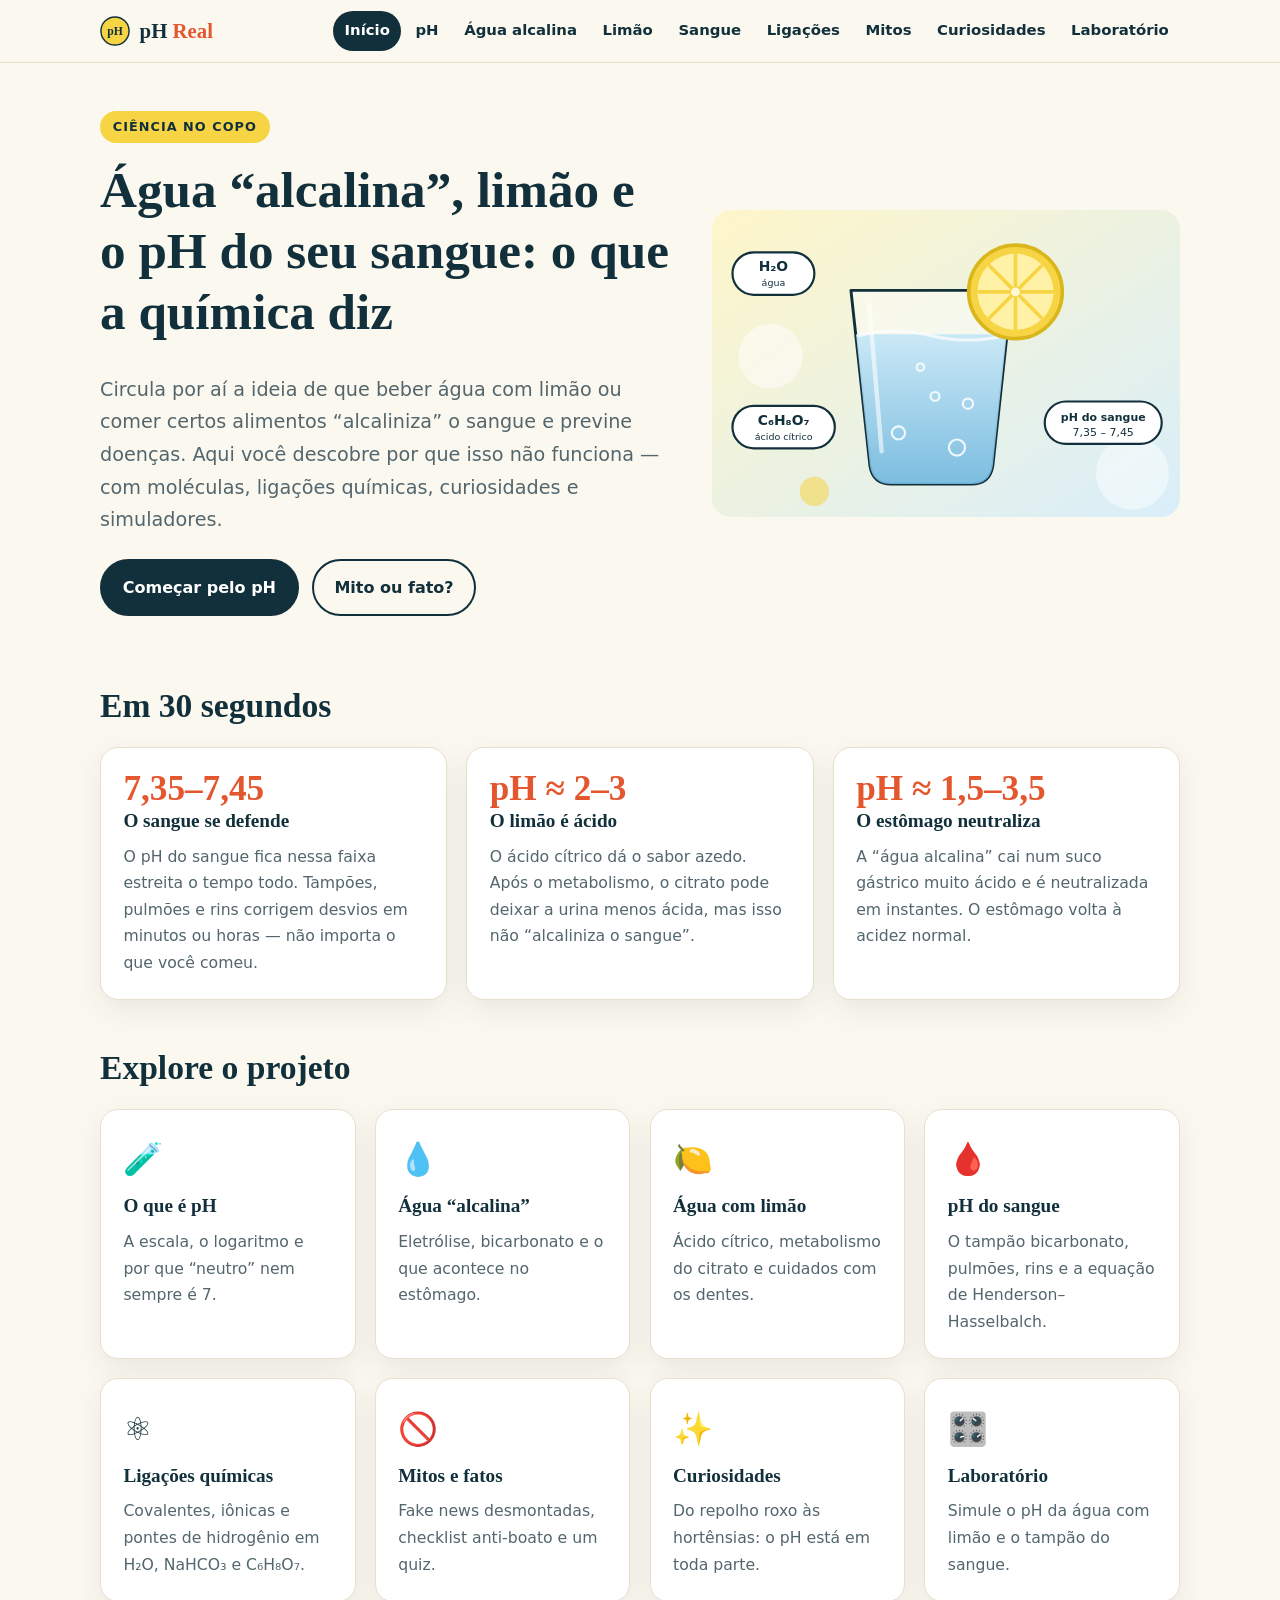
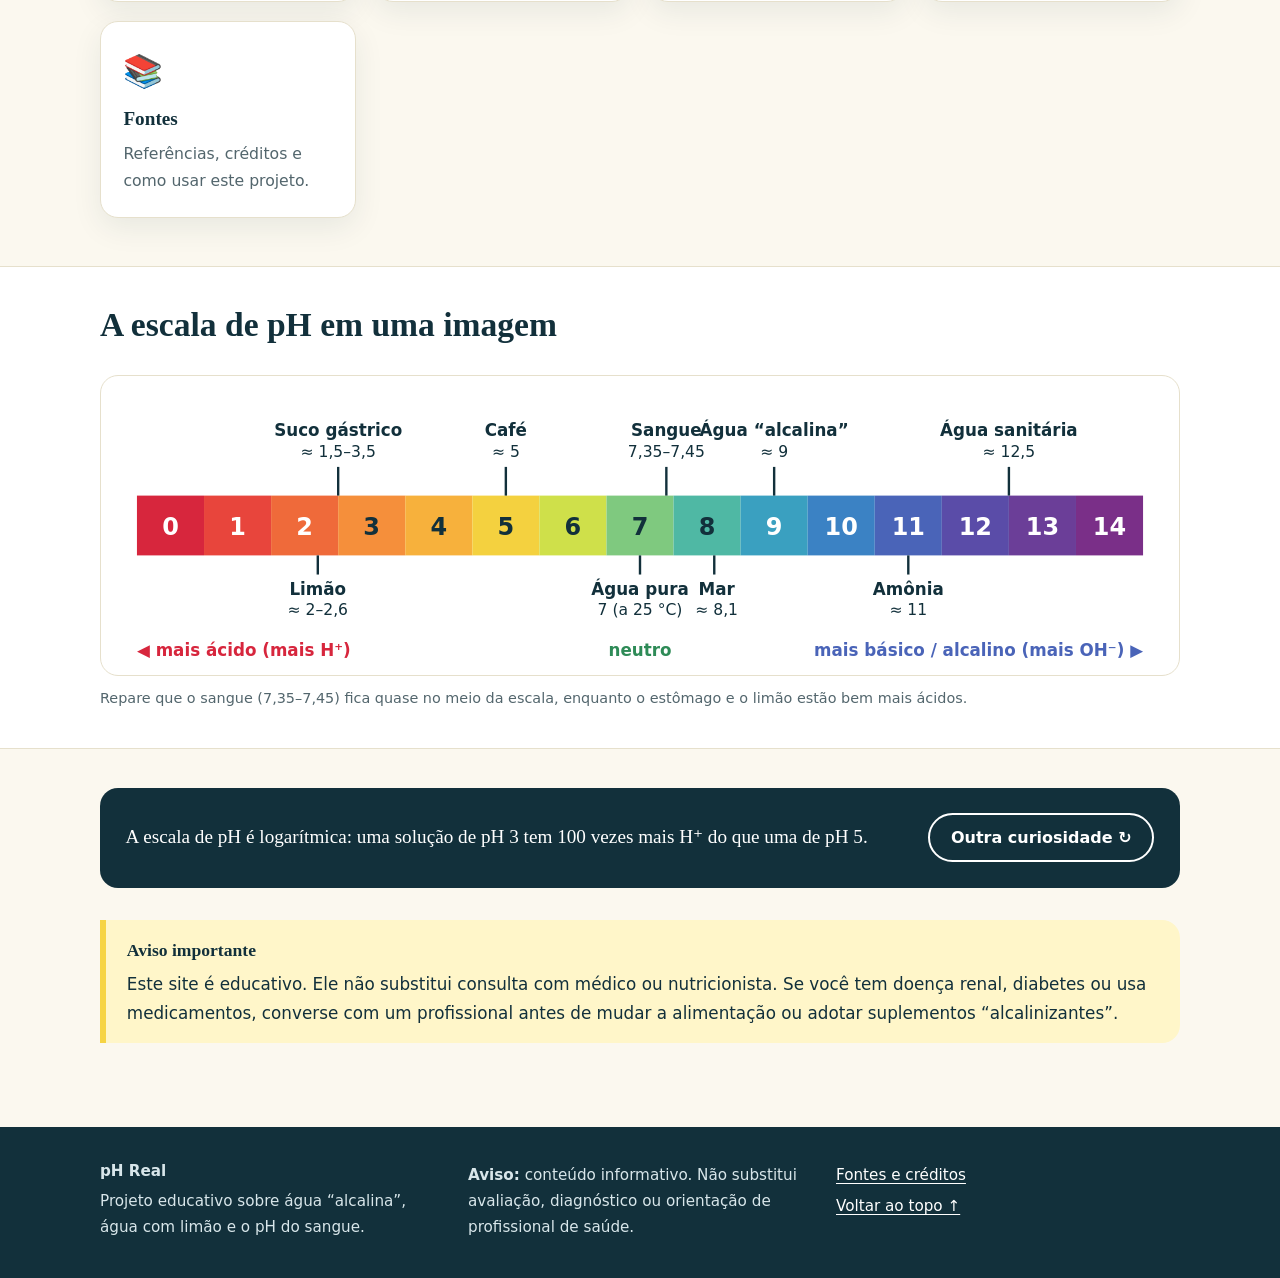
<file: index.html>
<!DOCTYPE html>
<html lang="pt-BR">
<head>
<meta charset="UTF-8">
<meta name="viewport" content="width=device-width, initial-scale=1">
<title>pH Real — Água “alcalina”, limão e o pH do sangue</title>
<meta name="description" content="Blog informativo sobre água alcalina, água com limão e fake news sobre alimentos que mudam o pH do sangue, com moléculas, ligações químicas e curiosidades.">
<link rel="icon" type="image/svg+xml" href="images/favicon.svg">
<link rel="stylesheet" href="css/style.css">
</head>
<body id="top">
<a class="skip" href="#main">Ir para o conteúdo</a>
<header class="site-header">
  <div class="wrap bar">
    <a class="brand" href="index.html"><img src="images/favicon.svg" alt="" width="30" height="30"><span>pH <em>Real</em></span></a>
    <button class="nav-toggle" aria-expanded="false" aria-controls="nav" aria-label="Abrir menu">☰</button>
    <nav id="nav" class="nav" aria-label="Principal">
      <a href="index.html">Início</a>
      <a href="ph.html">pH</a>
      <a href="agua-alcalina.html">Água alcalina</a>
      <a href="limao.html">Limão</a>
      <a href="sangue.html">Sangue</a>
      <a href="ligacoes-quimicas.html">Ligações</a>
      <a href="mitos.html">Mitos</a>
      <a href="curiosidades.html">Curiosidades</a>
      <a href="laboratorio.html">Laboratório</a>
    </nav>
  </div>
</header>

<main id="main">
  <section class="hero">
    <div class="wrap grid">
      <div>
        <span class="kicker">Ciência no copo</span>
        <h1>Água “alcalina”, limão e o pH do seu sangue: o que a química diz</h1>
        <p class="lede">Circula por aí a ideia de que beber água com limão ou comer certos alimentos “alcaliniza” o sangue e previne doenças. Aqui você descobre por que isso não funciona — com moléculas, ligações químicas, curiosidades e simuladores.</p>
        <div class="btns">
          <a class="btn primary" href="ph.html">Começar pelo pH</a>
          <a class="btn" href="mitos.html">Mito ou fato?</a>
        </div>
      </div>
      <img src="images/hero.svg" alt="Ilustração de um copo de água com uma fatia de limão e rótulos de química" width="640" height="420">
    </div>
  </section>

  <section class="wrap reveal">
    <h2>Em 30 segundos</h2>
    <div class="grid-3">
      <div class="card">
        <div class="stat">7,35–7,45</div>
        <h3>O sangue se defende</h3>
        <p>O pH do sangue fica nessa faixa estreita o tempo todo. Tampões, pulmões e rins corrigem desvios em minutos ou horas — não importa o que você comeu.</p>
      </div>
      <div class="card">
        <div class="stat">pH ≈ 2–3</div>
        <h3>O limão é ácido</h3>
        <p>O ácido cítrico dá o sabor azedo. Após o metabolismo, o citrato pode deixar a urina menos ácida, mas isso não “alcaliniza o sangue”.</p>
      </div>
      <div class="card">
        <div class="stat">pH ≈ 1,5–3,5</div>
        <h3>O estômago neutraliza</h3>
        <p>A “água alcalina” cai num suco gástrico muito ácido e é neutralizada em instantes. O estômago volta à acidez normal.</p>
      </div>
    </div>
  </section>

  <section class="wrap reveal">
    <h2>Explore o projeto</h2>
    <div class="grid-3">
      <a class="card" href="ph.html"><span class="emoji">🧪</span><h3>O que é pH</h3><p>A escala, o logaritmo e por que “neutro” nem sempre é 7.</p></a>
      <a class="card" href="agua-alcalina.html"><span class="emoji">💧</span><h3>Água “alcalina”</h3><p>Eletrólise, bicarbonato e o que acontece no estômago.</p></a>
      <a class="card" href="limao.html"><span class="emoji">🍋</span><h3>Água com limão</h3><p>Ácido cítrico, metabolismo do citrato e cuidados com os dentes.</p></a>
      <a class="card" href="sangue.html"><span class="emoji">🩸</span><h3>pH do sangue</h3><p>O tampão bicarbonato, pulmões, rins e a equação de Henderson–Hasselbalch.</p></a>
      <a class="card" href="ligacoes-quimicas.html"><span class="emoji">⚛️</span><h3>Ligações químicas</h3><p>Covalentes, iônicas e pontes de hidrogênio em H₂O, NaHCO₃ e C₆H₈O₇.</p></a>
      <a class="card" href="mitos.html"><span class="emoji">🚫</span><h3>Mitos e fatos</h3><p>Fake news desmontadas, checklist anti-boato e um quiz.</p></a>
      <a class="card" href="curiosidades.html"><span class="emoji">✨</span><h3>Curiosidades</h3><p>Do repolho roxo às hortênsias: o pH está em toda parte.</p></a>
      <a class="card" href="laboratorio.html"><span class="emoji">🎛️</span><h3>Laboratório</h3><p>Simule o pH da água com limão e o tampão do sangue.</p></a>
      <a class="card" href="fontes.html"><span class="emoji">📚</span><h3>Fontes</h3><p>Referências, créditos e como usar este projeto.</p></a>
    </div>
  </section>

  <section class="band reveal">
    <div class="wrap">
      <h2 style="margin-top:0">A escala de pH em uma imagem</h2>
      <figure style="margin-bottom:0">
        <img src="images/escala-ph.svg" alt="Escala de pH de 0 a 14: limão e suco gástrico no lado ácido, água pura no meio, sangue levemente básico, amônia e água sanitária no lado básico" width="900" height="250">
        <figcaption>Repare que o sangue (7,35–7,45) fica quase no meio da escala, enquanto o estômago e o limão estão bem mais ácidos.</figcaption>
      </figure>
    </div>
  </section>

  <section class="wrap reveal">
    <div class="factbox">
      <p id="fact-text">Carregando uma curiosidade…</p>
      <button class="btn" id="fact-btn" type="button">Outra curiosidade ↻</button>
    </div>
    <div class="callout" style="margin-top:2rem">
      <strong class="t">Aviso importante</strong>
      <p>Este site é educativo. Ele não substitui consulta com médico ou nutricionista. Se você tem doença renal, diabetes ou usa medicamentos, converse com um profissional antes de mudar a alimentação ou adotar suplementos “alcalinizantes”.</p>
    </div>
  </section>
</main>

<footer class="site-footer">
  <div class="wrap foot">
    <div><strong>pH Real</strong><p>Projeto educativo sobre água “alcalina”, água com limão e o pH do sangue.</p></div>
    <div><p><strong>Aviso:</strong> conteúdo informativo. Não substitui avaliação, diagnóstico ou orientação de profissional de saúde.</p></div>
    <div><p><a href="fontes.html">Fontes e créditos</a></p><p><a href="#top">Voltar ao topo ↑</a></p></div>
  </div>
</footer>
<script src="js/main.js"></script>
</body>
</html>
</file>
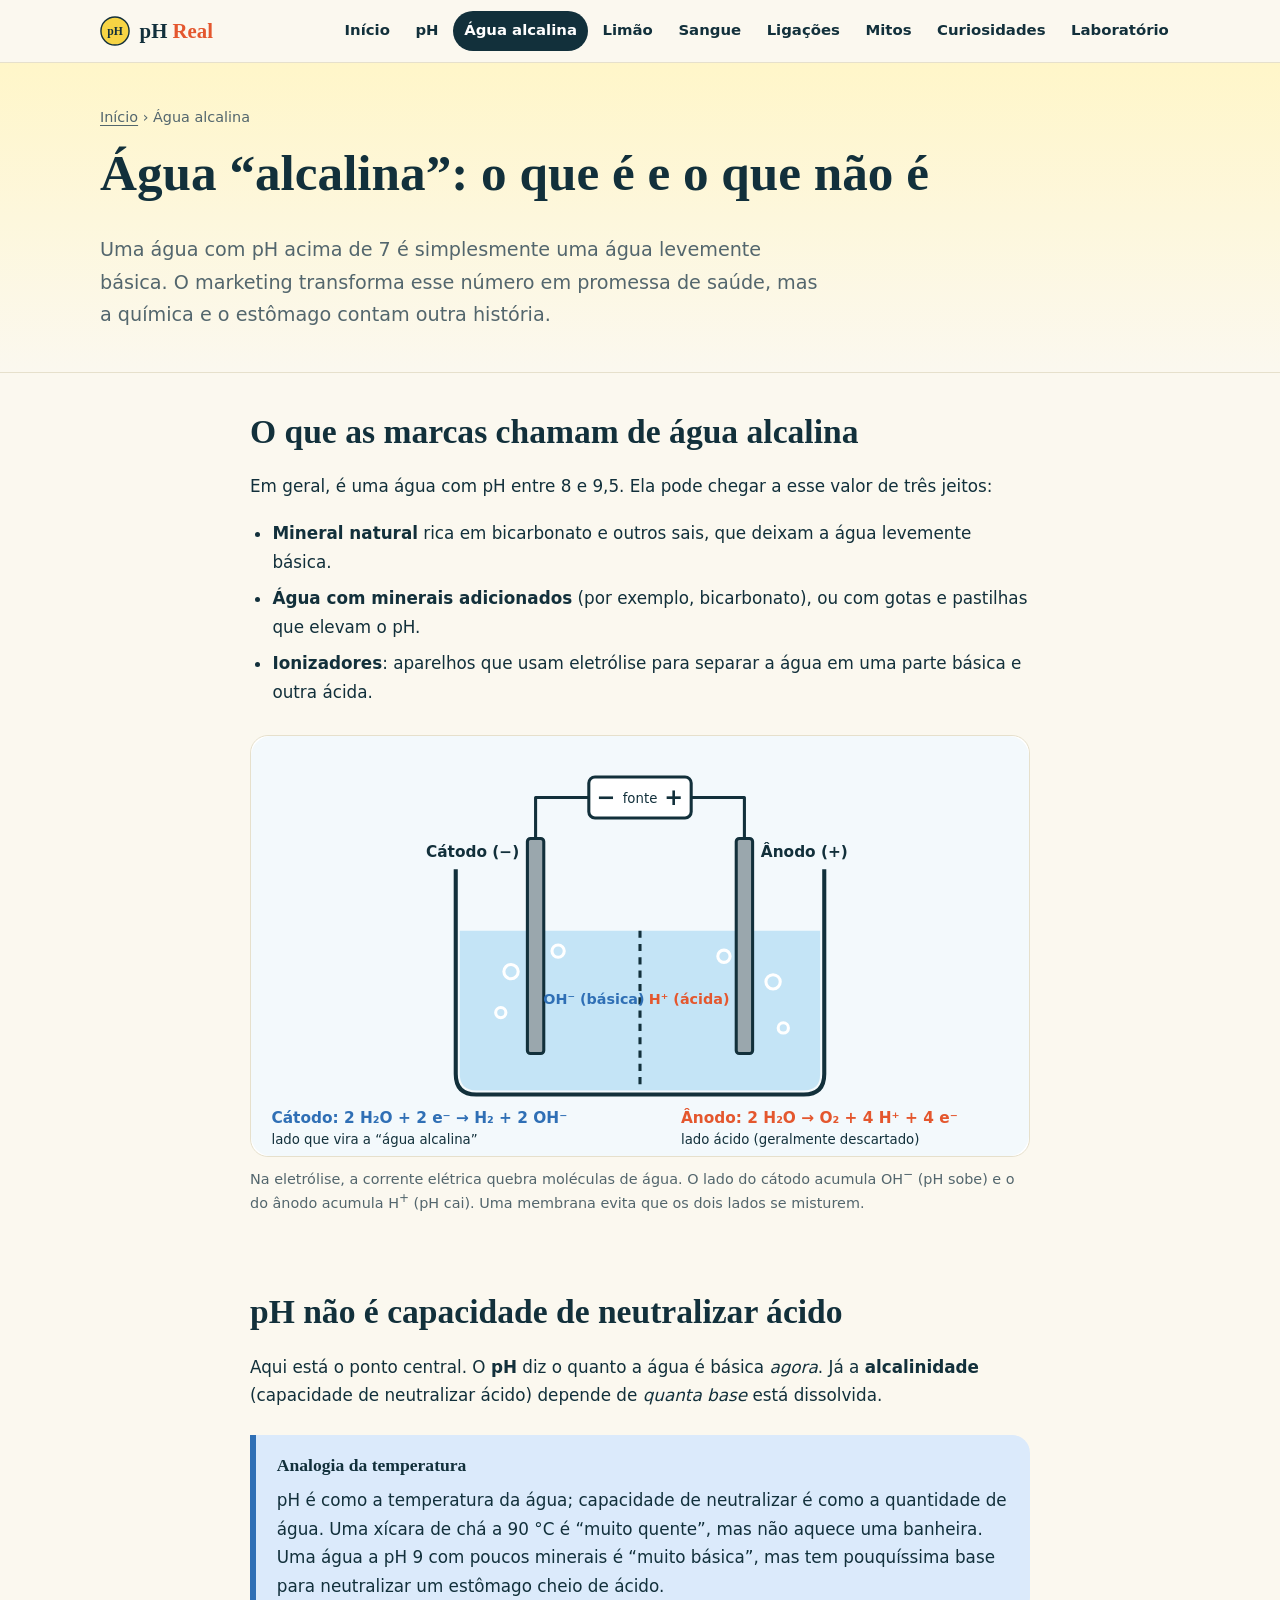
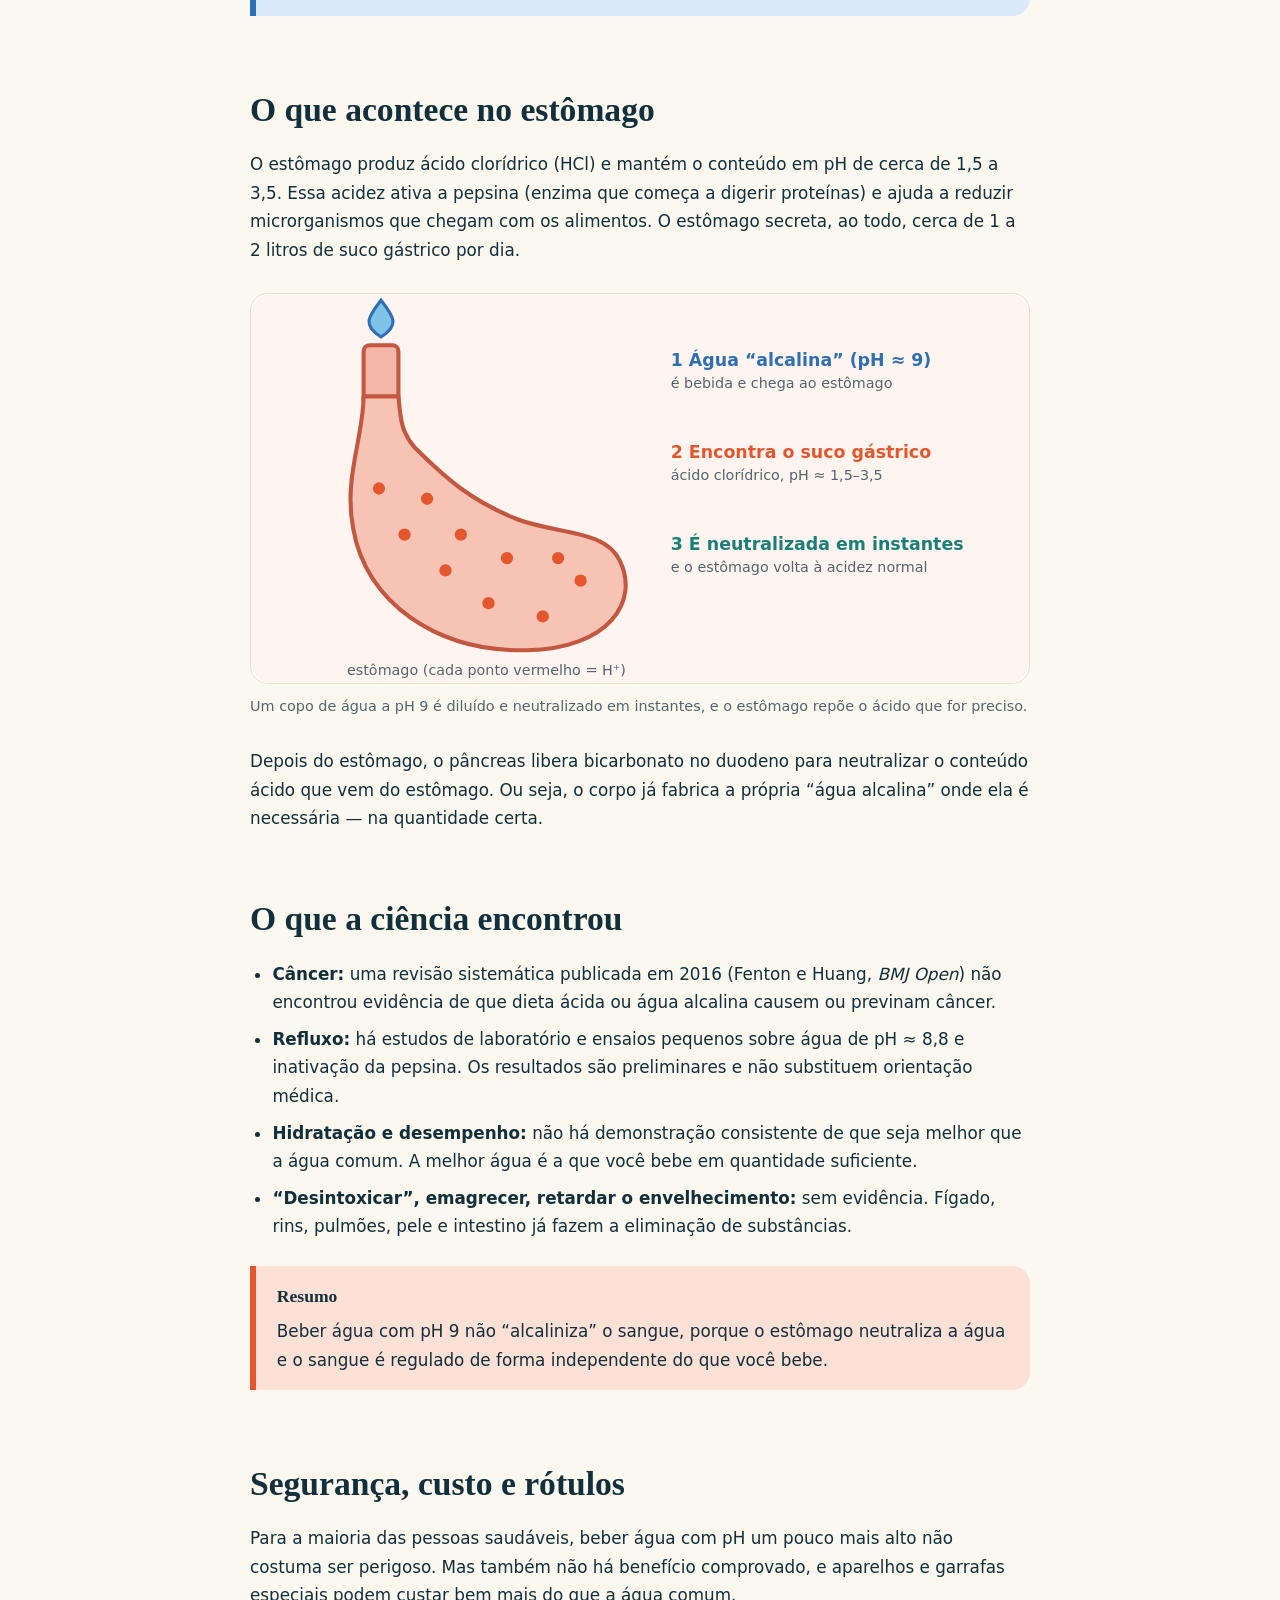
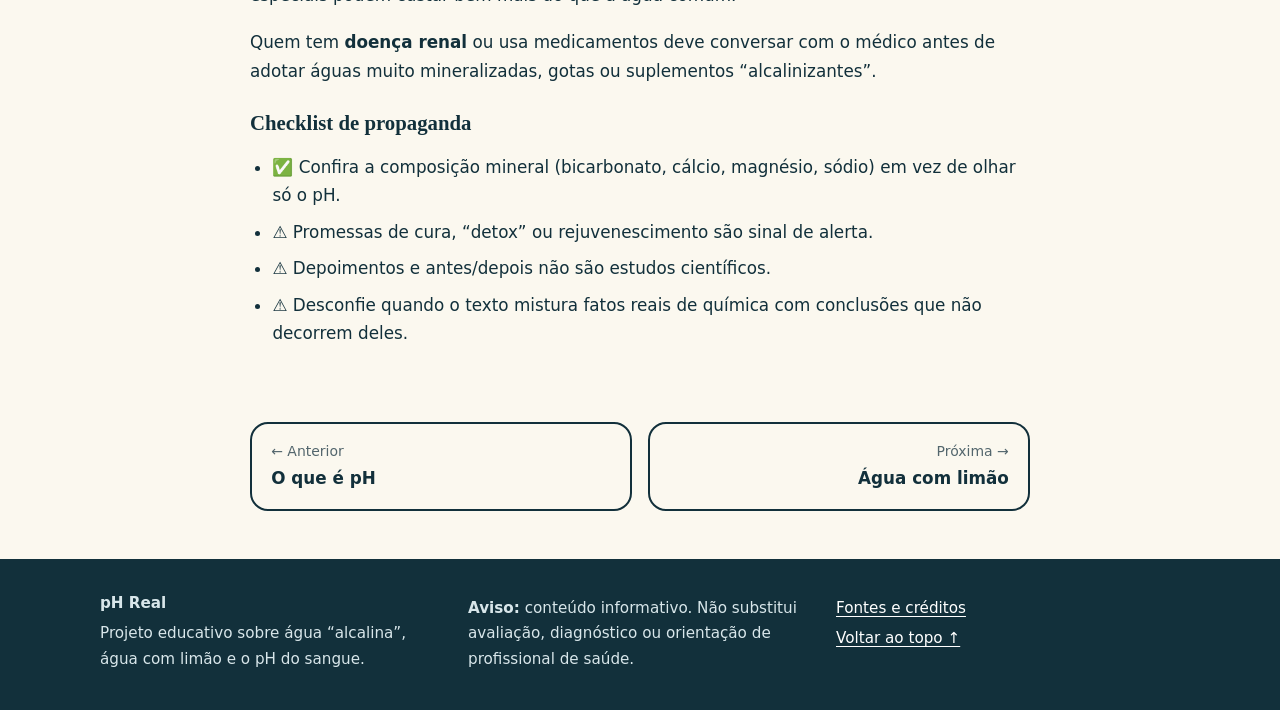
<file: agua-alcalina.html>
<!DOCTYPE html>
<html lang="pt-BR">
<head>
<meta charset="UTF-8">
<meta name="viewport" content="width=device-width, initial-scale=1">
<title>Água “alcalina”: o que é e o que não é — pH Real</title>
<meta name="description" content="Como é feita a água alcalina, o que a eletrólise faz, o que acontece no estômago e o que a ciência encontrou sobre seus supostos benefícios.">
<link rel="icon" type="image/svg+xml" href="images/favicon.svg">
<link rel="stylesheet" href="css/style.css">
</head>
<body id="top">
<a class="skip" href="#main">Ir para o conteúdo</a>
<header class="site-header">
  <div class="wrap bar">
    <a class="brand" href="index.html"><img src="images/favicon.svg" alt="" width="30" height="30"><span>pH <em>Real</em></span></a>
    <button class="nav-toggle" aria-expanded="false" aria-controls="nav" aria-label="Abrir menu">☰</button>
    <nav id="nav" class="nav" aria-label="Principal">
      <a href="index.html">Início</a>
      <a href="ph.html">pH</a>
      <a href="agua-alcalina.html">Água alcalina</a>
      <a href="limao.html">Limão</a>
      <a href="sangue.html">Sangue</a>
      <a href="ligacoes-quimicas.html">Ligações</a>
      <a href="mitos.html">Mitos</a>
      <a href="curiosidades.html">Curiosidades</a>
      <a href="laboratorio.html">Laboratório</a>
    </nav>
  </div>
</header>

<main id="main">
  <div class="page-hero">
    <div class="wrap">
      <p class="crumbs"><a href="index.html">Início</a> › Água alcalina</p>
      <h1>Água “alcalina”: o que é e o que não é</h1>
      <p class="lede">Uma água com pH acima de 7 é simplesmente uma água levemente básica. O marketing transforma esse número em promessa de saúde, mas a química e o estômago contam outra história.</p>
    </div>
  </div>

  <div class="narrow">
    <section class="reveal">
      <h2>O que as marcas chamam de água alcalina</h2>
      <p>Em geral, é uma água com pH entre 8 e 9,5. Ela pode chegar a esse valor de três jeitos:</p>
      <ul class="clean">
        <li><strong>Mineral natural</strong> rica em bicarbonato e outros sais, que deixam a água levemente básica.</li>
        <li><strong>Água com minerais adicionados</strong> (por exemplo, bicarbonato), ou com gotas e pastilhas que elevam o pH.</li>
        <li><strong>Ionizadores</strong>: aparelhos que usam eletrólise para separar a água em uma parte básica e outra ácida.</li>
      </ul>
      <figure>
        <img src="images/eletrolise.svg" alt="Esquema de um ionizador: cátodo negativo produzindo OH⁻ e hidrogênio, ânodo positivo produzindo H⁺ e oxigênio, separados por uma membrana" width="760" height="410" loading="lazy">
        <figcaption>Na eletrólise, a corrente elétrica quebra moléculas de água. O lado do cátodo acumula OH<sup>−</sup> (pH sobe) e o do ânodo acumula H<sup>+</sup> (pH cai). Uma membrana evita que os dois lados se misturem.</figcaption>
      </figure>
    </section>

    <section class="reveal">
      <h2>pH não é capacidade de neutralizar ácido</h2>
      <p>Aqui está o ponto central. O <strong>pH</strong> diz o quanto a água é básica <em>agora</em>. Já a <strong>alcalinidade</strong> (capacidade de neutralizar ácido) depende de <em>quanta base</em> está dissolvida.</p>
      <div class="callout info">
        <strong class="t">Analogia da temperatura</strong>
        <p>pH é como a temperatura da água; capacidade de neutralizar é como a quantidade de água. Uma xícara de chá a 90 °C é “muito quente”, mas não aquece uma banheira. Uma água a pH 9 com poucos minerais é “muito básica”, mas tem pouquíssima base para neutralizar um estômago cheio de ácido.</p>
      </div>
    </section>

    <section class="reveal">
      <h2>O que acontece no estômago</h2>
      <p>O estômago produz ácido clorídrico (HCl) e mantém o conteúdo em pH de cerca de 1,5 a 3,5. Essa acidez ativa a pepsina (enzima que começa a digerir proteínas) e ajuda a reduzir microrganismos que chegam com os alimentos. O estômago secreta, ao todo, cerca de 1 a 2 litros de suco gástrico por dia.</p>
      <figure>
        <img src="images/estomago.svg" alt="Ilustração: água alcalina entra no estômago, encontra o suco gástrico ácido e é neutralizada" width="760" height="380" loading="lazy">
        <figcaption>Um copo de água a pH 9 é diluído e neutralizado em instantes, e o estômago repõe o ácido que for preciso.</figcaption>
      </figure>
      <p>Depois do estômago, o pâncreas libera bicarbonato no duodeno para neutralizar o conteúdo ácido que vem do estômago. Ou seja, o corpo já fabrica a própria “água alcalina” onde ela é necessária — na quantidade certa.</p>
    </section>

    <section class="reveal">
      <h2>O que a ciência encontrou</h2>
      <ul class="clean">
        <li><strong>Câncer:</strong> uma revisão sistemática publicada em 2016 (Fenton e Huang, <em>BMJ Open</em>) não encontrou evidência de que dieta ácida ou água alcalina causem ou previnam câncer.</li>
        <li><strong>Refluxo:</strong> há estudos de laboratório e ensaios pequenos sobre água de pH ≈ 8,8 e inativação da pepsina. Os resultados são preliminares e não substituem orientação médica.</li>
        <li><strong>Hidratação e desempenho:</strong> não há demonstração consistente de que seja melhor que a água comum. A melhor água é a que você bebe em quantidade suficiente.</li>
        <li><strong>“Desintoxicar”, emagrecer, retardar o envelhecimento:</strong> sem evidência. Fígado, rins, pulmões, pele e intestino já fazem a eliminação de substâncias.</li>
      </ul>
      <div class="callout mito">
        <strong class="t">Resumo</strong>
        <p>Beber água com pH 9 não “alcaliniza” o sangue, porque o estômago neutraliza a água e o sangue é regulado de forma independente do que você bebe.</p>
      </div>
    </section>

    <section class="reveal">
      <h2>Segurança, custo e rótulos</h2>
      <p>Para a maioria das pessoas saudáveis, beber água com pH um pouco mais alto não costuma ser perigoso. Mas também não há benefício comprovado, e aparelhos e garrafas especiais podem custar bem mais do que a água comum.</p>
      <p>Quem tem <strong>doença renal</strong> ou usa medicamentos deve conversar com o médico antes de adotar águas muito mineralizadas, gotas ou suplementos “alcalinizantes”.</p>
      <h3>Checklist de propaganda</h3>
      <ul class="clean">
        <li>✅ Confira a composição mineral (bicarbonato, cálcio, magnésio, sódio) em vez de olhar só o pH.</li>
        <li>⚠️ Promessas de cura, “detox” ou rejuvenescimento são sinal de alerta.</li>
        <li>⚠️ Depoimentos e antes/depois não são estudos científicos.</li>
        <li>⚠️ Desconfie quando o texto mistura fatos reais de química com conclusões que não decorrem deles.</li>
      </ul>
    </section>

    <nav class="pager" aria-label="Navegação entre páginas">
      <a href="ph.html"><small>← Anterior</small>O que é pH</a>
      <a class="next" href="limao.html"><small>Próxima →</small>Água com limão</a>
    </nav>
  </div>
</main>

<footer class="site-footer">
  <div class="wrap foot">
    <div><strong>pH Real</strong><p>Projeto educativo sobre água “alcalina”, água com limão e o pH do sangue.</p></div>
    <div><p><strong>Aviso:</strong> conteúdo informativo. Não substitui avaliação, diagnóstico ou orientação de profissional de saúde.</p></div>
    <div><p><a href="fontes.html">Fontes e créditos</a></p><p><a href="#top">Voltar ao topo ↑</a></p></div>
  </div>
</footer>
<script src="js/main.js"></script>
</body>
</html>
</file>
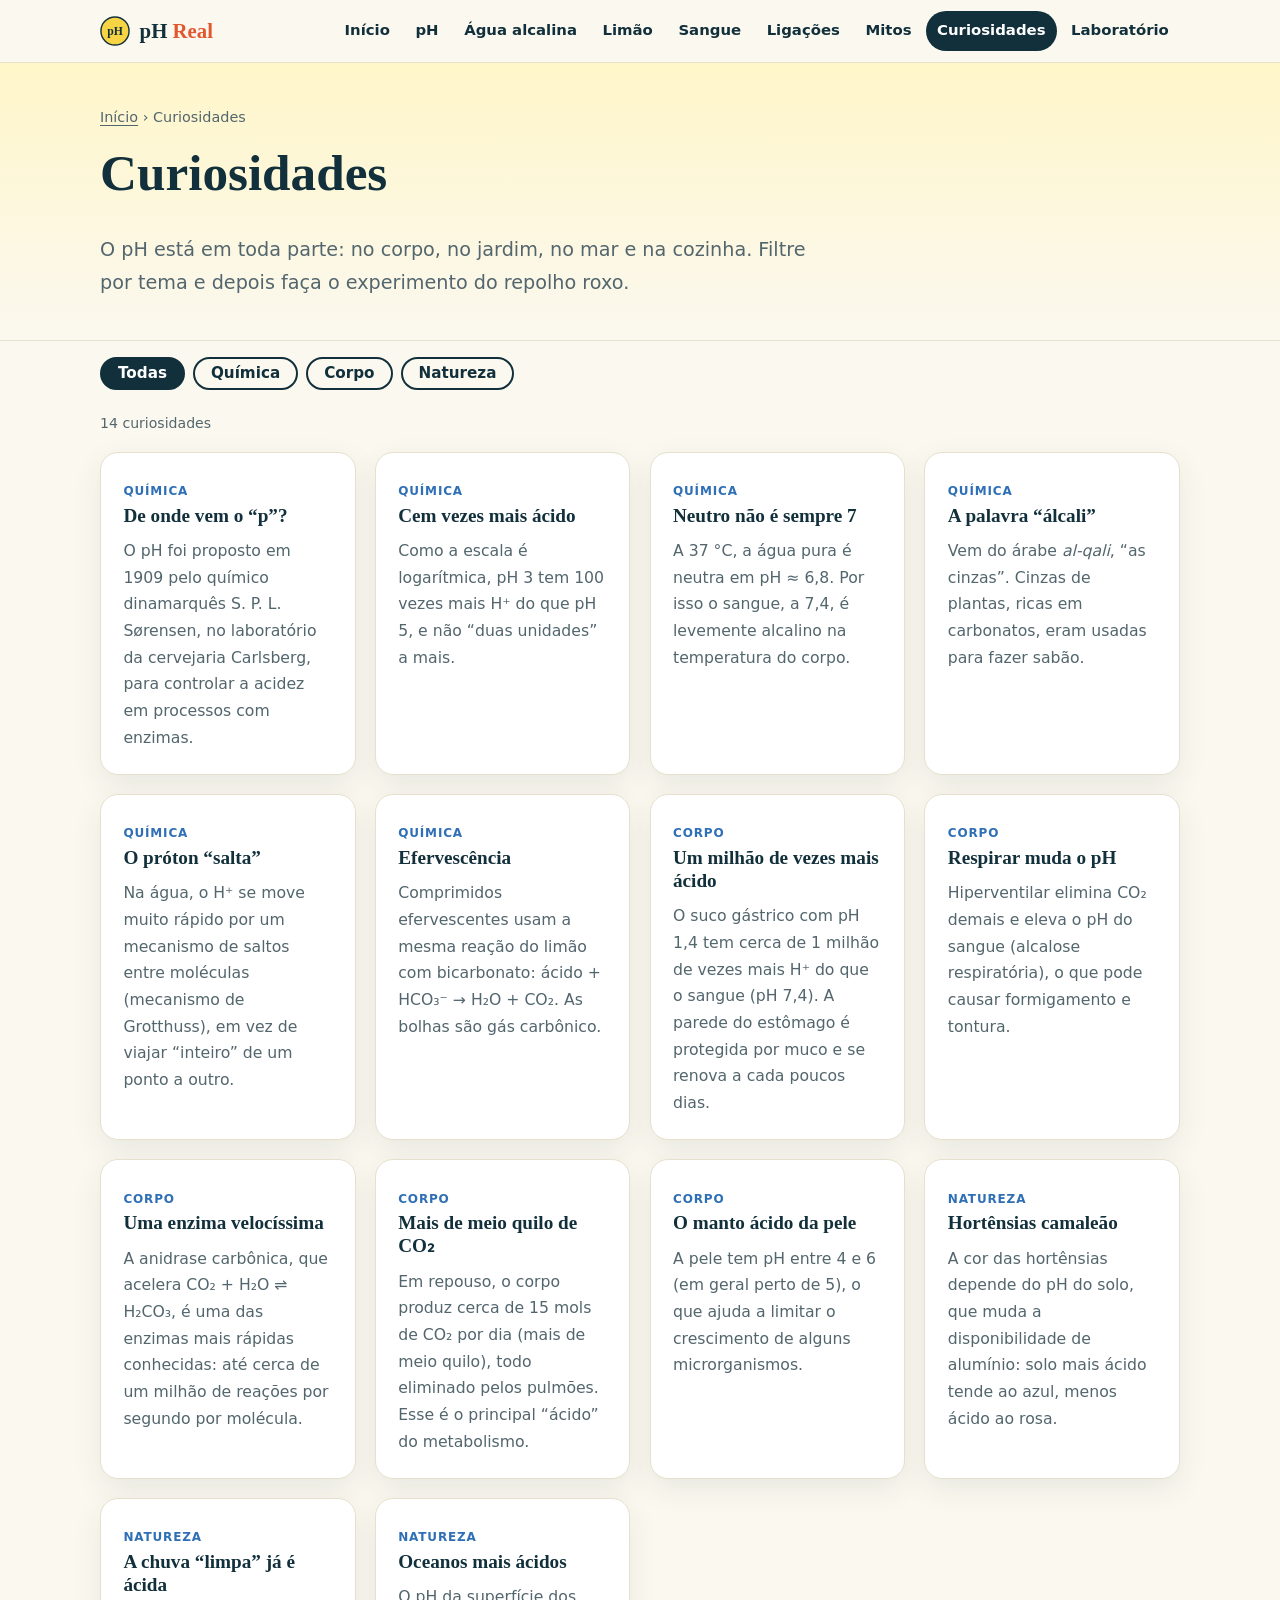
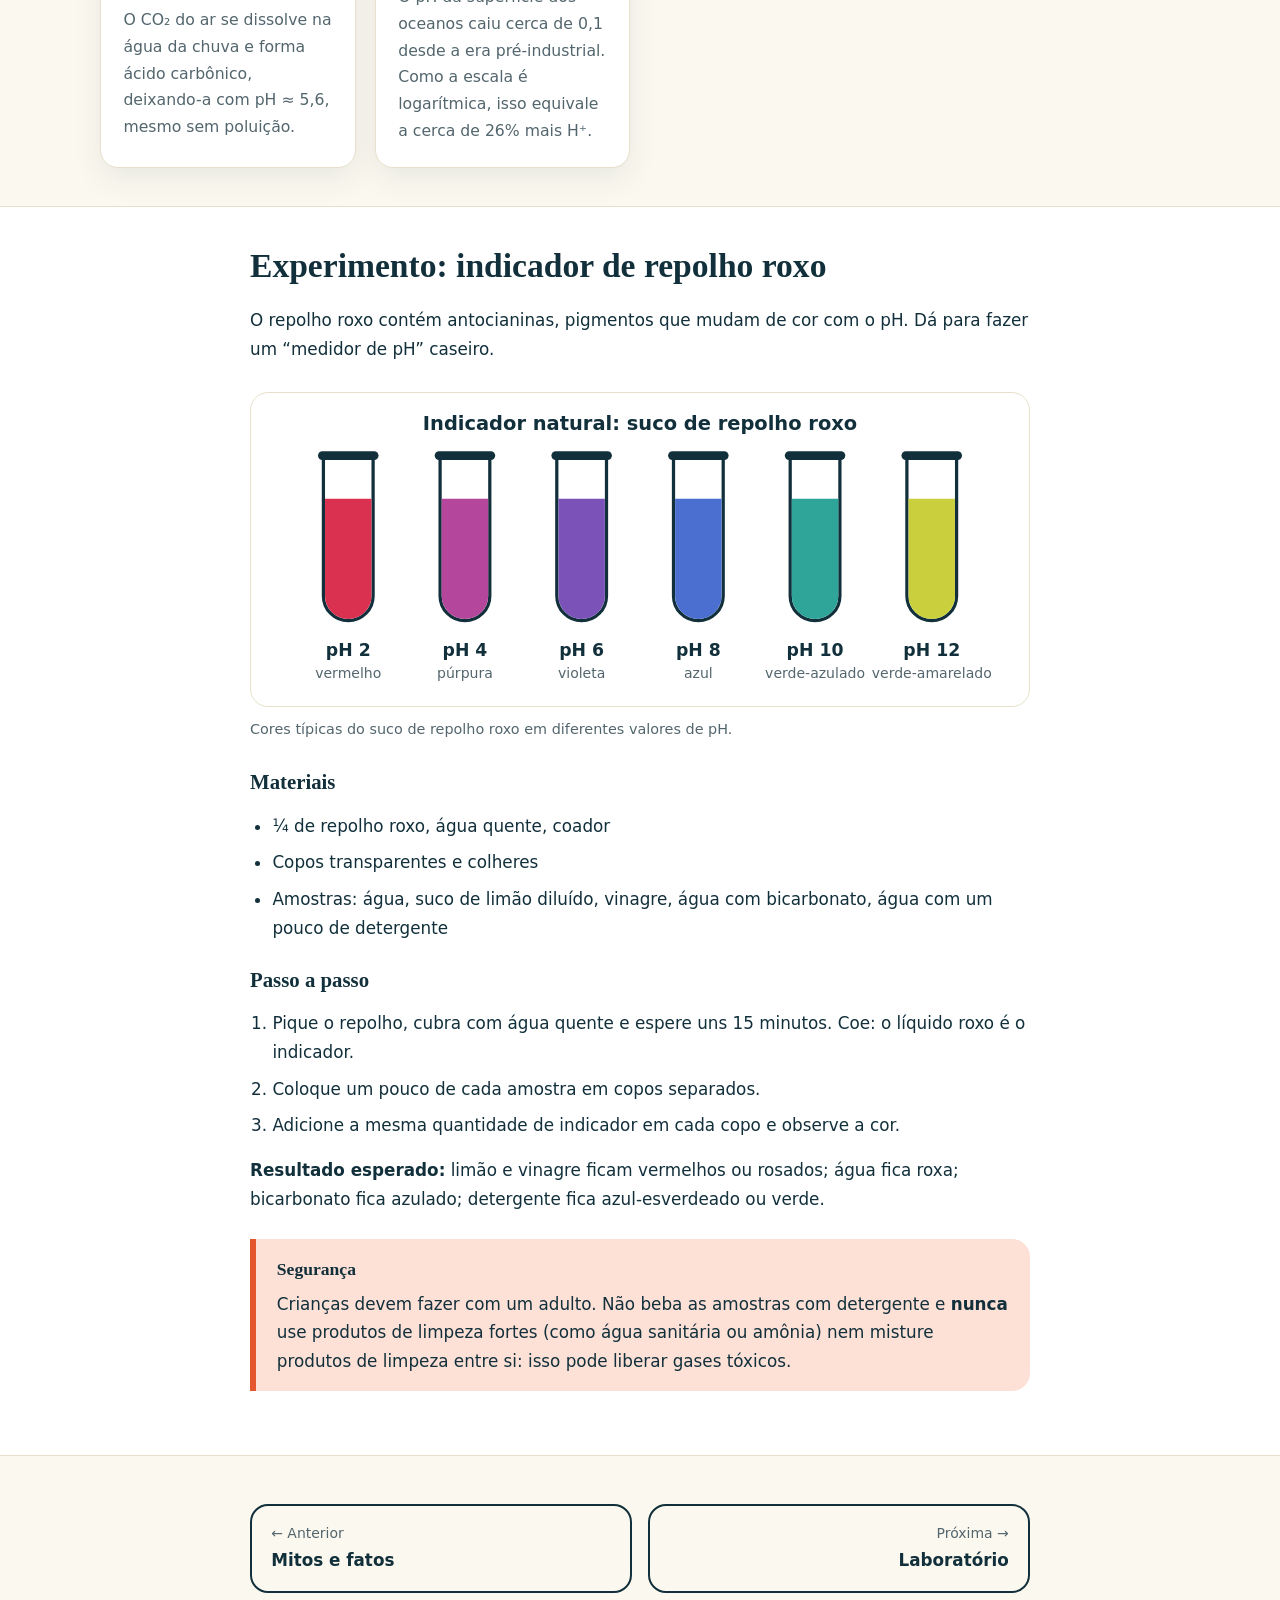
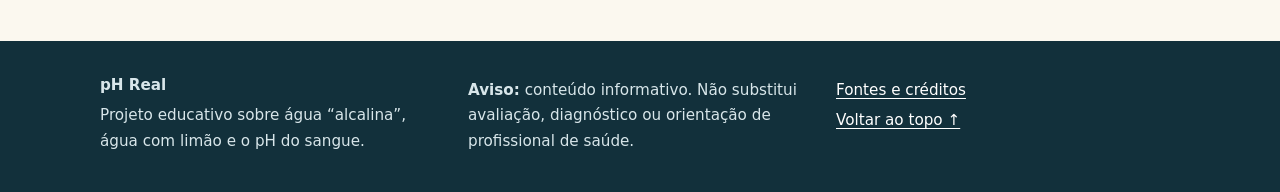
<file: curiosidades.html>
<!DOCTYPE html>
<html lang="pt-BR">
<head>
<meta charset="UTF-8">
<meta name="viewport" content="width=device-width, initial-scale=1">
<title>Curiosidades sobre pH, ácidos e bases — pH Real</title>
<meta name="description" content="Curiosidades sobre pH: de Sørensen às hortênsias, do estômago aos oceanos, mais um experimento com repolho roxo.">
<link rel="icon" type="image/svg+xml" href="images/favicon.svg">
<link rel="stylesheet" href="css/style.css">
</head>
<body id="top">
<a class="skip" href="#main">Ir para o conteúdo</a>
<header class="site-header">
  <div class="wrap bar">
    <a class="brand" href="index.html"><img src="images/favicon.svg" alt="" width="30" height="30"><span>pH <em>Real</em></span></a>
    <button class="nav-toggle" aria-expanded="false" aria-controls="nav" aria-label="Abrir menu">☰</button>
    <nav id="nav" class="nav" aria-label="Principal">
      <a href="index.html">Início</a>
      <a href="ph.html">pH</a>
      <a href="agua-alcalina.html">Água alcalina</a>
      <a href="limao.html">Limão</a>
      <a href="sangue.html">Sangue</a>
      <a href="ligacoes-quimicas.html">Ligações</a>
      <a href="mitos.html">Mitos</a>
      <a href="curiosidades.html">Curiosidades</a>
      <a href="laboratorio.html">Laboratório</a>
    </nav>
  </div>
</header>

<main id="main">
  <div class="page-hero">
    <div class="wrap">
      <p class="crumbs"><a href="index.html">Início</a> › Curiosidades</p>
      <h1>Curiosidades</h1>
      <p class="lede">O pH está em toda parte: no corpo, no jardim, no mar e na cozinha. Filtre por tema e depois faça o experimento do repolho roxo.</p>
    </div>
  </div>

  <div class="wrap">
    <div class="chips" role="group" aria-label="Filtrar por tema">
      <button class="chip" type="button" data-filter="todas" aria-pressed="true">Todas</button>
      <button class="chip" type="button" data-filter="quimica" aria-pressed="false">Química</button>
      <button class="chip" type="button" data-filter="corpo" aria-pressed="false">Corpo</button>
      <button class="chip" type="button" data-filter="natureza" aria-pressed="false">Natureza</button>
    </div>
    <p class="note" id="fact-count" aria-live="polite">14 curiosidades</p>

    <div class="grid-3">
      <article class="card fact-card" data-cat="quimica"><span class="cat">Química</span><h3>De onde vem o “p”?</h3><p>O pH foi proposto em 1909 pelo químico dinamarquês S. P. L. Sørensen, no laboratório da cervejaria Carlsberg, para controlar a acidez em processos com enzimas.</p></article>
      <article class="card fact-card" data-cat="quimica"><span class="cat">Química</span><h3>Cem vezes mais ácido</h3><p>Como a escala é logarítmica, pH 3 tem 100 vezes mais H⁺ do que pH 5, e não “duas unidades” a mais.</p></article>
      <article class="card fact-card" data-cat="quimica"><span class="cat">Química</span><h3>Neutro não é sempre 7</h3><p>A 37 °C, a água pura é neutra em pH ≈ 6,8. Por isso o sangue, a 7,4, é levemente alcalino na temperatura do corpo.</p></article>
      <article class="card fact-card" data-cat="quimica"><span class="cat">Química</span><h3>A palavra “álcali”</h3><p>Vem do árabe <em>al-qali</em>, “as cinzas”. Cinzas de plantas, ricas em carbonatos, eram usadas para fazer sabão.</p></article>
      <article class="card fact-card" data-cat="quimica"><span class="cat">Química</span><h3>O próton “salta”</h3><p>Na água, o H⁺ se move muito rápido por um mecanismo de saltos entre moléculas (mecanismo de Grotthuss), em vez de viajar “inteiro” de um ponto a outro.</p></article>
      <article class="card fact-card" data-cat="quimica"><span class="cat">Química</span><h3>Efervescência</h3><p>Comprimidos efervescentes usam a mesma reação do limão com bicarbonato: ácido + HCO₃⁻ → H₂O + CO₂. As bolhas são gás carbônico.</p></article>
      <article class="card fact-card" data-cat="corpo"><span class="cat">Corpo</span><h3>Um milhão de vezes mais ácido</h3><p>O suco gástrico com pH 1,4 tem cerca de 1 milhão de vezes mais H⁺ do que o sangue (pH 7,4). A parede do estômago é protegida por muco e se renova a cada poucos dias.</p></article>
      <article class="card fact-card" data-cat="corpo"><span class="cat">Corpo</span><h3>Respirar muda o pH</h3><p>Hiperventilar elimina CO₂ demais e eleva o pH do sangue (alcalose respiratória), o que pode causar formigamento e tontura.</p></article>
      <article class="card fact-card" data-cat="corpo"><span class="cat">Corpo</span><h3>Uma enzima velocíssima</h3><p>A anidrase carbônica, que acelera CO₂ + H₂O ⇌ H₂CO₃, é uma das enzimas mais rápidas conhecidas: até cerca de um milhão de reações por segundo por molécula.</p></article>
      <article class="card fact-card" data-cat="corpo"><span class="cat">Corpo</span><h3>Mais de meio quilo de CO₂</h3><p>Em repouso, o corpo produz cerca de 15 mols de CO₂ por dia (mais de meio quilo), todo eliminado pelos pulmões. Esse é o principal “ácido” do metabolismo.</p></article>
      <article class="card fact-card" data-cat="corpo"><span class="cat">Corpo</span><h3>O manto ácido da pele</h3><p>A pele tem pH entre 4 e 6 (em geral perto de 5), o que ajuda a limitar o crescimento de alguns microrganismos.</p></article>
      <article class="card fact-card" data-cat="natureza"><span class="cat">Natureza</span><h3>Hortênsias camaleão</h3><p>A cor das hortênsias depende do pH do solo, que muda a disponibilidade de alumínio: solo mais ácido tende ao azul, menos ácido ao rosa.</p></article>
      <article class="card fact-card" data-cat="natureza"><span class="cat">Natureza</span><h3>A chuva “limpa” já é ácida</h3><p>O CO₂ do ar se dissolve na água da chuva e forma ácido carbônico, deixando-a com pH ≈ 5,6, mesmo sem poluição.</p></article>
      <article class="card fact-card" data-cat="natureza"><span class="cat">Natureza</span><h3>Oceanos mais ácidos</h3><p>O pH da superfície dos oceanos caiu cerca de 0,1 desde a era pré-industrial. Como a escala é logarítmica, isso equivale a cerca de 26% mais H⁺.</p></article>
    </div>
  </div>

  <div class="band reveal">
    <div class="narrow">
      <h2 style="margin-top:0">Experimento: indicador de repolho roxo</h2>
      <p>O repolho roxo contém antocianinas, pigmentos que mudam de cor com o pH. Dá para fazer um “medidor de pH” caseiro.</p>
      <figure>
        <img src="images/indicador-repolho.svg" alt="Seis tubos com suco de repolho roxo, do vermelho em pH 2 ao verde-amarelado em pH 12" width="720" height="290" loading="lazy">
        <figcaption>Cores típicas do suco de repolho roxo em diferentes valores de pH.</figcaption>
      </figure>
      <h3>Materiais</h3>
      <ul class="clean">
        <li>¼ de repolho roxo, água quente, coador</li>
        <li>Copos transparentes e colheres</li>
        <li>Amostras: água, suco de limão diluído, vinagre, água com bicarbonato, água com um pouco de detergente</li>
      </ul>
      <h3>Passo a passo</h3>
      <ol class="clean">
        <li>Pique o repolho, cubra com água quente e espere uns 15 minutos. Coe: o líquido roxo é o indicador.</li>
        <li>Coloque um pouco de cada amostra em copos separados.</li>
        <li>Adicione a mesma quantidade de indicador em cada copo e observe a cor.</li>
      </ol>
      <p><strong>Resultado esperado:</strong> limão e vinagre ficam vermelhos ou rosados; água fica roxa; bicarbonato fica azulado; detergente fica azul-esverdeado ou verde.</p>
      <div class="callout mito">
        <strong class="t">Segurança</strong>
        <p>Crianças devem fazer com um adulto. Não beba as amostras com detergente e <strong>nunca</strong> use produtos de limpeza fortes (como água sanitária ou amônia) nem misture produtos de limpeza entre si: isso pode liberar gases tóxicos.</p>
      </div>
    </div>
  </div>

  <div class="narrow">
    <nav class="pager" aria-label="Navegação entre páginas">
      <a href="mitos.html"><small>← Anterior</small>Mitos e fatos</a>
      <a class="next" href="laboratorio.html"><small>Próxima →</small>Laboratório</a>
    </nav>
  </div>
</main>

<footer class="site-footer">
  <div class="wrap foot">
    <div><strong>pH Real</strong><p>Projeto educativo sobre água “alcalina”, água com limão e o pH do sangue.</p></div>
    <div><p><strong>Aviso:</strong> conteúdo informativo. Não substitui avaliação, diagnóstico ou orientação de profissional de saúde.</p></div>
    <div><p><a href="fontes.html">Fontes e créditos</a></p><p><a href="#top">Voltar ao topo ↑</a></p></div>
  </div>
</footer>
<script src="js/main.js"></script>
</body>
</html>
</file>
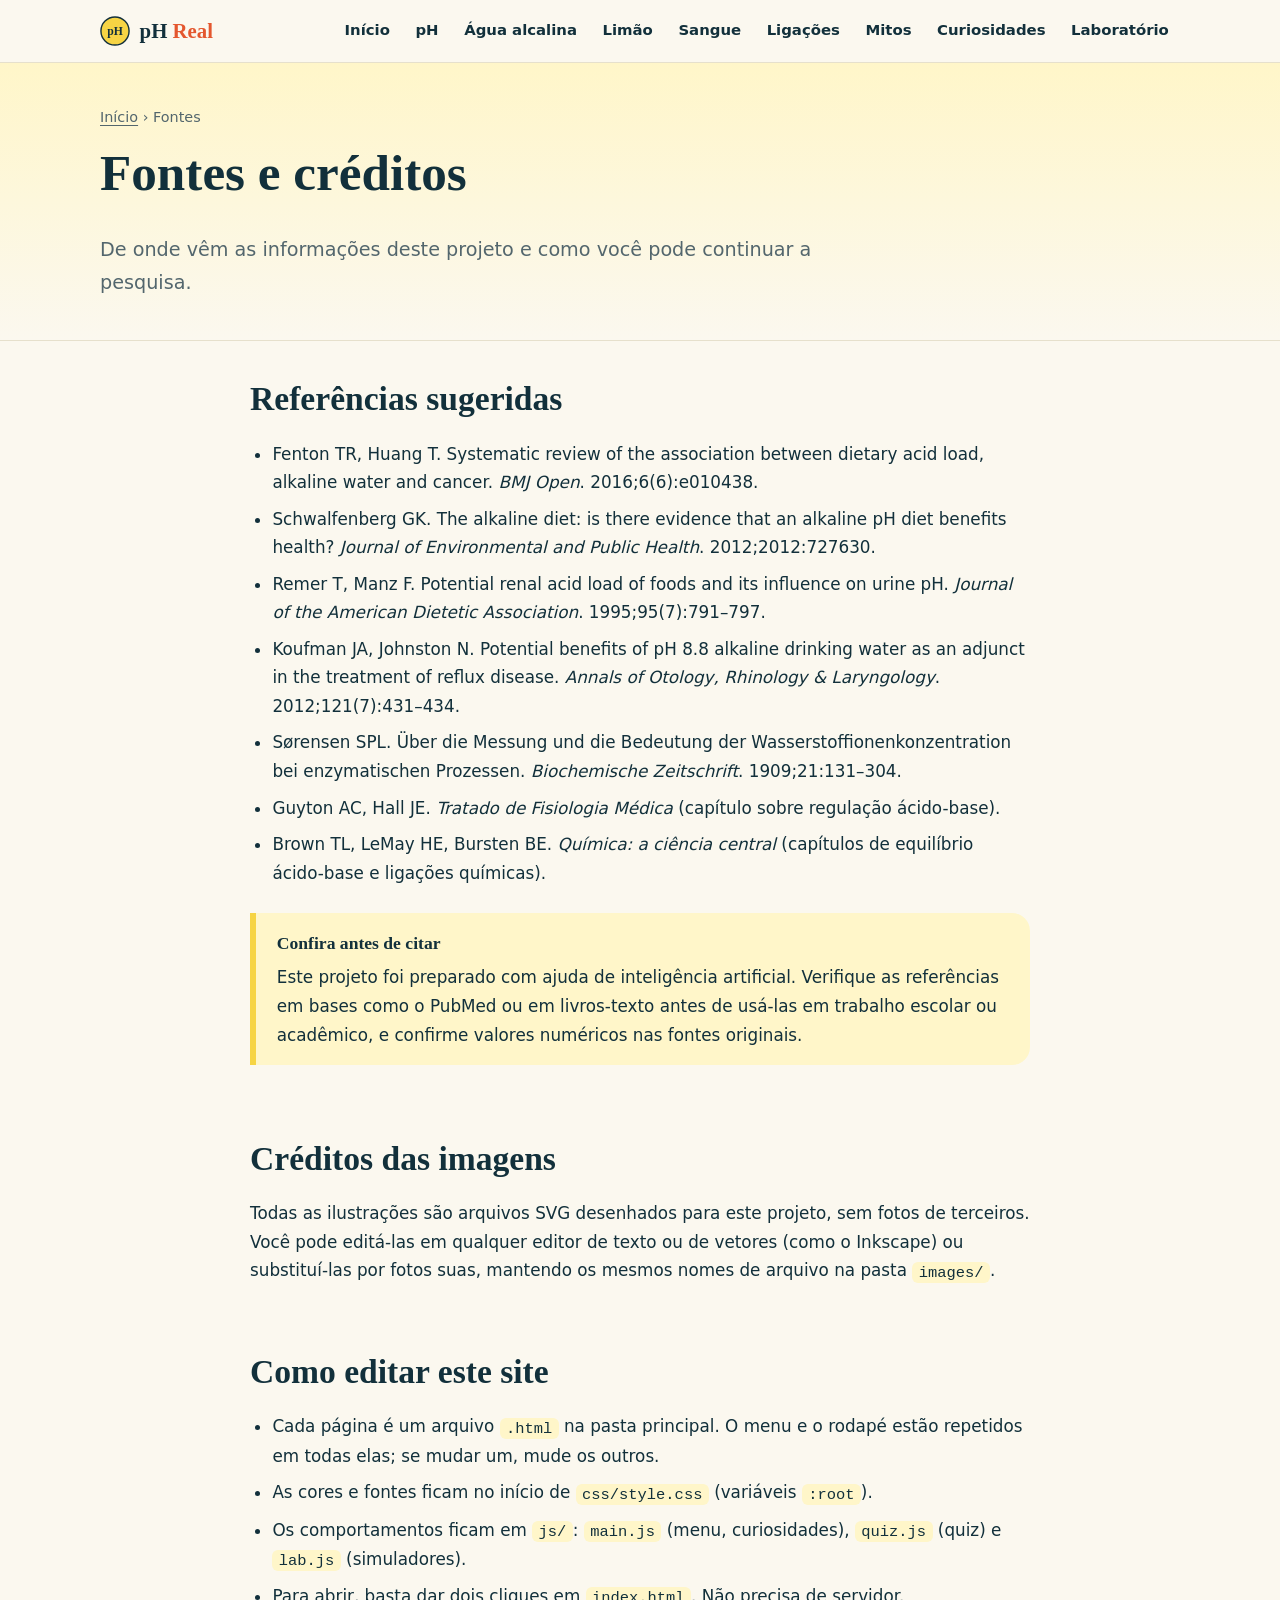
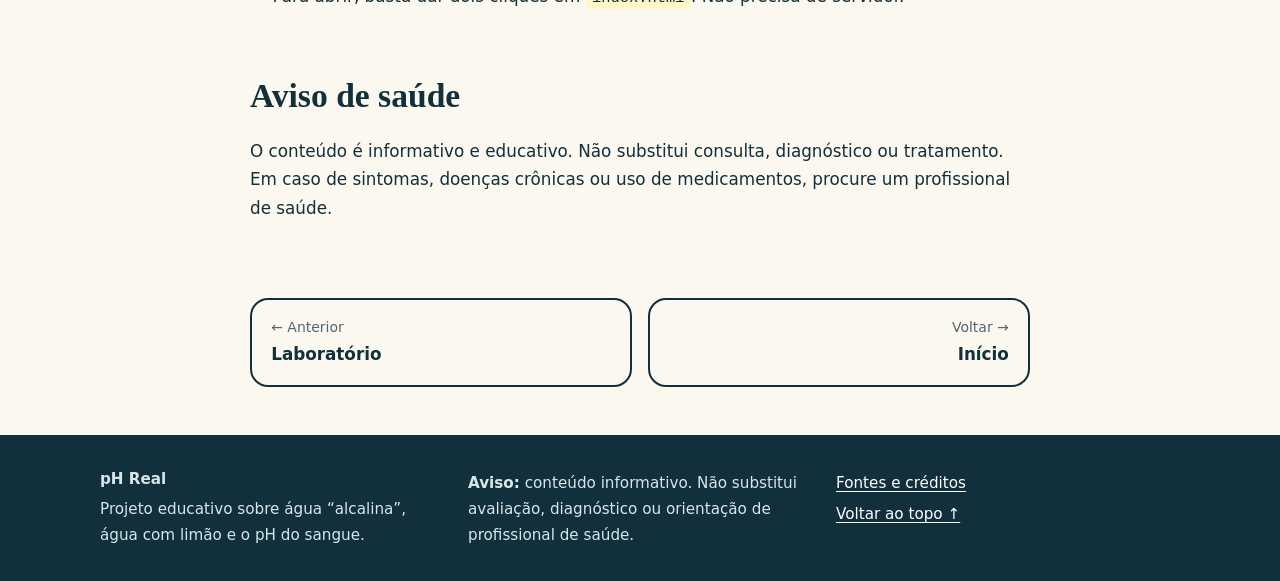
<file: fontes.html>
<!DOCTYPE html>
<html lang="pt-BR">
<head>
<meta charset="UTF-8">
<meta name="viewport" content="width=device-width, initial-scale=1">
<title>Fontes e créditos — pH Real</title>
<meta name="description" content="Referências usadas no projeto, créditos das imagens e como editar o site.">
<link rel="icon" type="image/svg+xml" href="images/favicon.svg">
<link rel="stylesheet" href="css/style.css">
</head>
<body id="top">
<a class="skip" href="#main">Ir para o conteúdo</a>
<header class="site-header">
  <div class="wrap bar">
    <a class="brand" href="index.html"><img src="images/favicon.svg" alt="" width="30" height="30"><span>pH <em>Real</em></span></a>
    <button class="nav-toggle" aria-expanded="false" aria-controls="nav" aria-label="Abrir menu">☰</button>
    <nav id="nav" class="nav" aria-label="Principal">
      <a href="index.html">Início</a>
      <a href="ph.html">pH</a>
      <a href="agua-alcalina.html">Água alcalina</a>
      <a href="limao.html">Limão</a>
      <a href="sangue.html">Sangue</a>
      <a href="ligacoes-quimicas.html">Ligações</a>
      <a href="mitos.html">Mitos</a>
      <a href="curiosidades.html">Curiosidades</a>
      <a href="laboratorio.html">Laboratório</a>
    </nav>
  </div>
</header>

<main id="main">
  <div class="page-hero">
    <div class="wrap">
      <p class="crumbs"><a href="index.html">Início</a> › Fontes</p>
      <h1>Fontes e créditos</h1>
      <p class="lede">De onde vêm as informações deste projeto e como você pode continuar a pesquisa.</p>
    </div>
  </div>

  <div class="narrow">
    <section class="reveal">
      <h2>Referências sugeridas</h2>
      <ul class="clean">
        <li>Fenton TR, Huang T. Systematic review of the association between dietary acid load, alkaline water and cancer. <em>BMJ Open</em>. 2016;6(6):e010438.</li>
        <li>Schwalfenberg GK. The alkaline diet: is there evidence that an alkaline pH diet benefits health? <em>Journal of Environmental and Public Health</em>. 2012;2012:727630.</li>
        <li>Remer T, Manz F. Potential renal acid load of foods and its influence on urine pH. <em>Journal of the American Dietetic Association</em>. 1995;95(7):791–797.</li>
        <li>Koufman JA, Johnston N. Potential benefits of pH 8.8 alkaline drinking water as an adjunct in the treatment of reflux disease. <em>Annals of Otology, Rhinology &amp; Laryngology</em>. 2012;121(7):431–434.</li>
        <li>Sørensen SPL. Über die Messung und die Bedeutung der Wasserstoffionenkonzentration bei enzymatischen Prozessen. <em>Biochemische Zeitschrift</em>. 1909;21:131–304.</li>
        <li>Guyton AC, Hall JE. <em>Tratado de Fisiologia Médica</em> (capítulo sobre regulação ácido-base).</li>
        <li>Brown TL, LeMay HE, Bursten BE. <em>Química: a ciência central</em> (capítulos de equilíbrio ácido-base e ligações químicas).</li>
      </ul>
      <div class="callout">
        <strong class="t">Confira antes de citar</strong>
        <p>Este projeto foi preparado com ajuda de inteligência artificial. Verifique as referências em bases como o PubMed ou em livros-texto antes de usá-las em trabalho escolar ou acadêmico, e confirme valores numéricos nas fontes originais.</p>
      </div>
    </section>

    <section class="reveal">
      <h2>Créditos das imagens</h2>
      <p>Todas as ilustrações são arquivos SVG desenhados para este projeto, sem fotos de terceiros. Você pode editá-las em qualquer editor de texto ou de vetores (como o Inkscape) ou substituí-las por fotos suas, mantendo os mesmos nomes de arquivo na pasta <code>images/</code>.</p>
    </section>

    <section class="reveal">
      <h2>Como editar este site</h2>
      <ul class="clean">
        <li>Cada página é um arquivo <code>.html</code> na pasta principal. O menu e o rodapé estão repetidos em todas elas; se mudar um, mude os outros.</li>
        <li>As cores e fontes ficam no início de <code>css/style.css</code> (variáveis <code>:root</code>).</li>
        <li>Os comportamentos ficam em <code>js/</code>: <code>main.js</code> (menu, curiosidades), <code>quiz.js</code> (quiz) e <code>lab.js</code> (simuladores).</li>
        <li>Para abrir, basta dar dois cliques em <code>index.html</code>. Não precisa de servidor.</li>
      </ul>
    </section>

    <section class="reveal">
      <h2>Aviso de saúde</h2>
      <p>O conteúdo é informativo e educativo. Não substitui consulta, diagnóstico ou tratamento. Em caso de sintomas, doenças crônicas ou uso de medicamentos, procure um profissional de saúde.</p>
    </section>

    <nav class="pager" aria-label="Navegação entre páginas">
      <a href="laboratorio.html"><small>← Anterior</small>Laboratório</a>
      <a class="next" href="index.html"><small>Voltar →</small>Início</a>
    </nav>
  </div>
</main>

<footer class="site-footer">
  <div class="wrap foot">
    <div><strong>pH Real</strong><p>Projeto educativo sobre água “alcalina”, água com limão e o pH do sangue.</p></div>
    <div><p><strong>Aviso:</strong> conteúdo informativo. Não substitui avaliação, diagnóstico ou orientação de profissional de saúde.</p></div>
    <div><p><a href="fontes.html">Fontes e créditos</a></p><p><a href="#top">Voltar ao topo ↑</a></p></div>
  </div>
</footer>
<script src="js/main.js"></script>
</body>
</html>
</file>
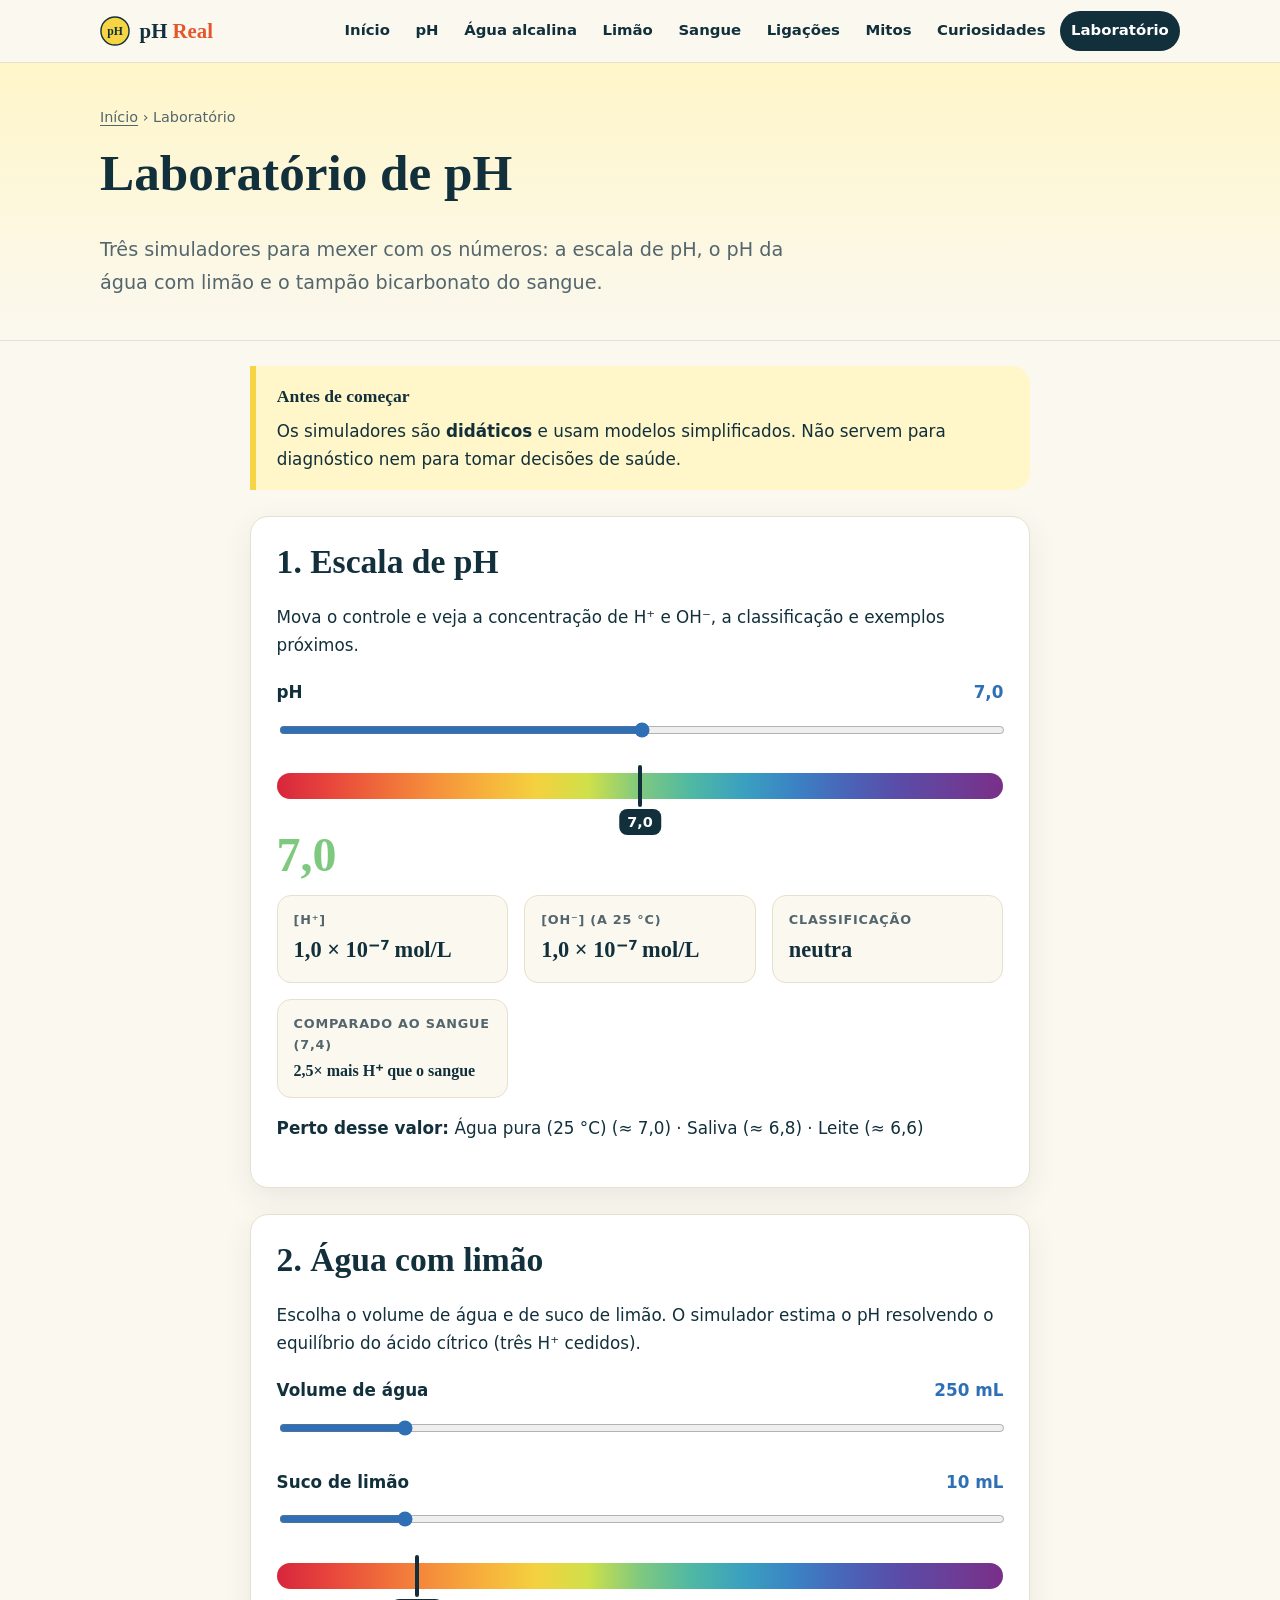
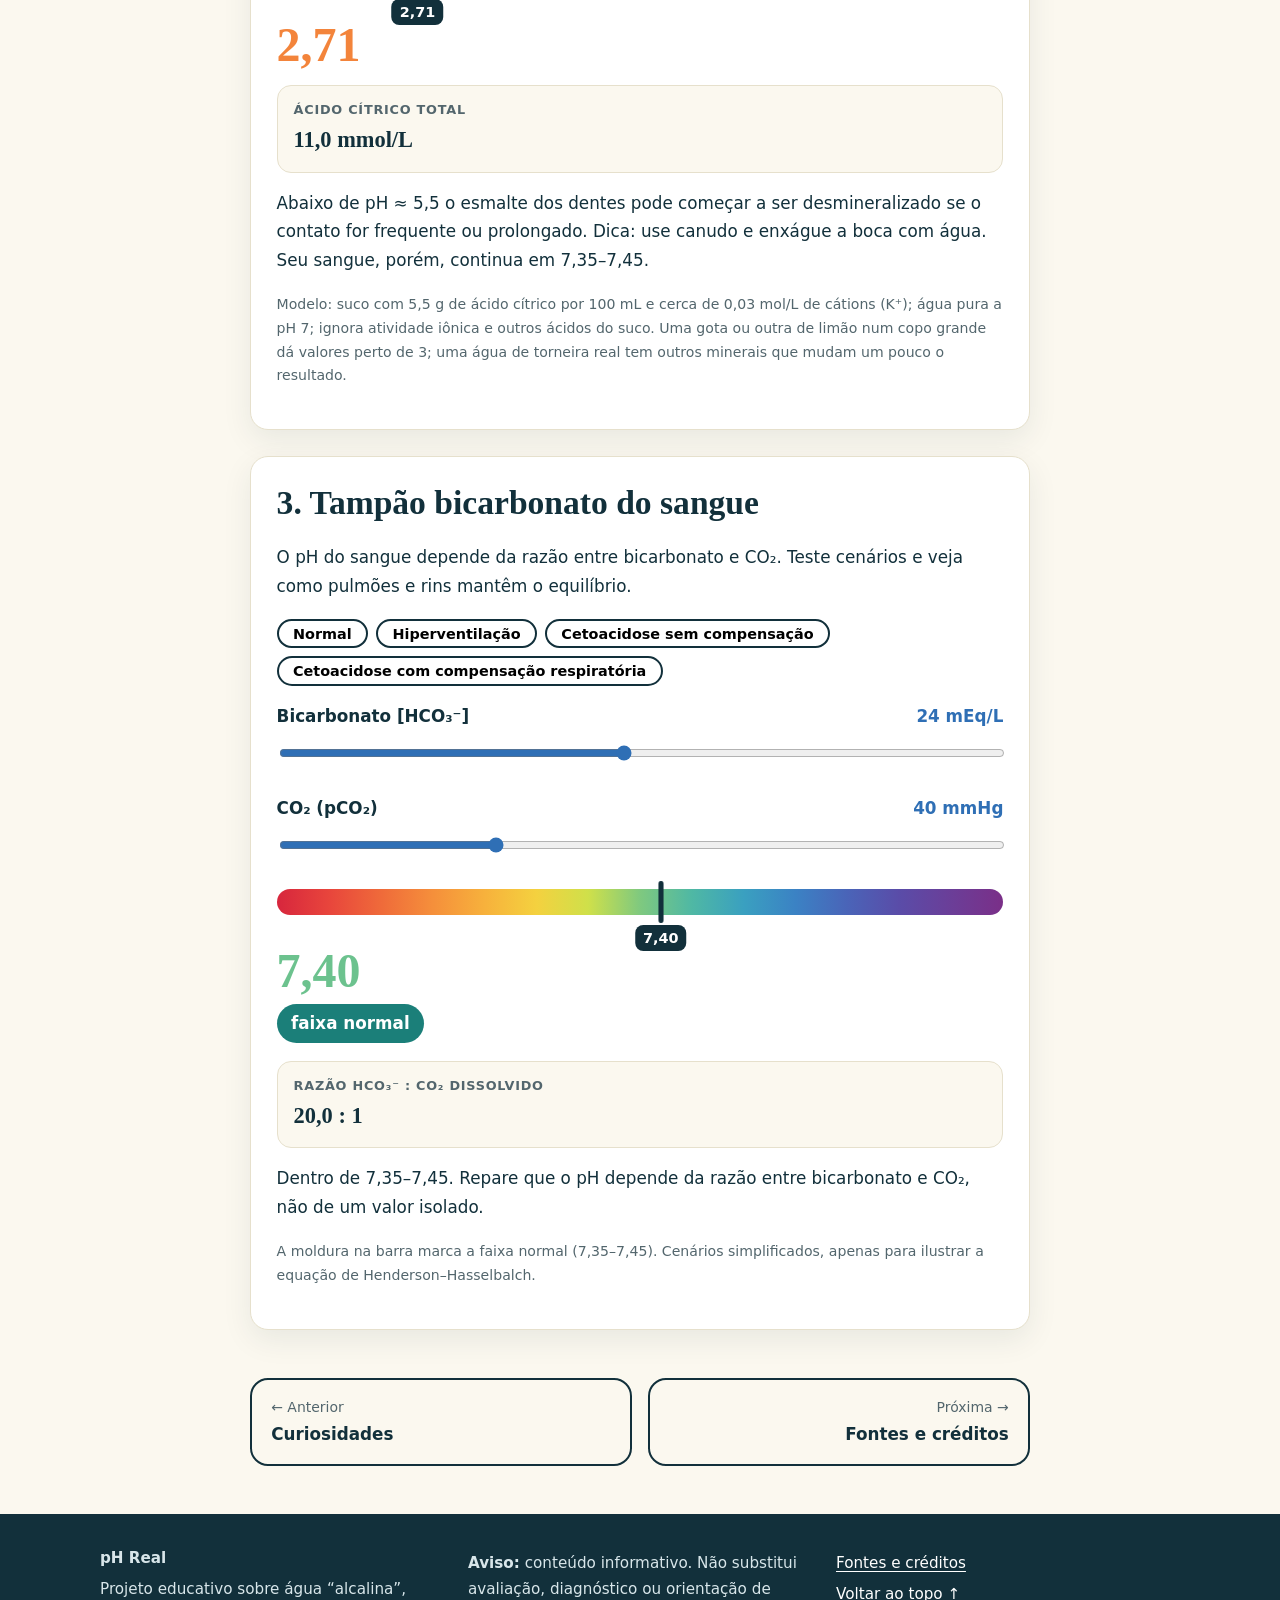
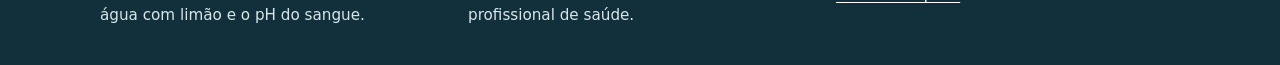
<file: laboratorio.html>
<!DOCTYPE html>
<html lang="pt-BR">
<head>
<meta charset="UTF-8">
<meta name="viewport" content="width=device-width, initial-scale=1">
<title>Laboratório de pH — pH Real</title>
<meta name="description" content="Simuladores interativos: escala de pH, pH da água com limão e tampão bicarbonato do sangue.">
<link rel="icon" type="image/svg+xml" href="images/favicon.svg">
<link rel="stylesheet" href="css/style.css">
</head>
<body id="top">
<a class="skip" href="#main">Ir para o conteúdo</a>
<header class="site-header">
  <div class="wrap bar">
    <a class="brand" href="index.html"><img src="images/favicon.svg" alt="" width="30" height="30"><span>pH <em>Real</em></span></a>
    <button class="nav-toggle" aria-expanded="false" aria-controls="nav" aria-label="Abrir menu">☰</button>
    <nav id="nav" class="nav" aria-label="Principal">
      <a href="index.html">Início</a>
      <a href="ph.html">pH</a>
      <a href="agua-alcalina.html">Água alcalina</a>
      <a href="limao.html">Limão</a>
      <a href="sangue.html">Sangue</a>
      <a href="ligacoes-quimicas.html">Ligações</a>
      <a href="mitos.html">Mitos</a>
      <a href="curiosidades.html">Curiosidades</a>
      <a href="laboratorio.html">Laboratório</a>
    </nav>
  </div>
</header>

<main id="main">
  <div class="page-hero">
    <div class="wrap">
      <p class="crumbs"><a href="index.html">Início</a> › Laboratório</p>
      <h1>Laboratório de pH</h1>
      <p class="lede">Três simuladores para mexer com os números: a escala de pH, o pH da água com limão e o tampão bicarbonato do sangue.</p>
    </div>
  </div>

  <div class="narrow">
    <div class="callout">
      <strong class="t">Antes de começar</strong>
      <p>Os simuladores são <strong>didáticos</strong> e usam modelos simplificados. Não servem para diagnóstico nem para tomar decisões de saúde.</p>
    </div>

    <!-- 1. Escala -->
    <section class="panel">
      <h2>1. Escala de pH</h2>
      <p>Mova o controle e veja a concentração de H⁺ e OH⁻, a classificação e exemplos próximos.</p>
      <div class="field">
        <label for="ph-slider">pH <output id="ph-val">7,0</output></label>
        <input type="range" id="ph-slider" min="0" max="14" step="0.1" value="7">
      </div>
      <div class="phbar" aria-hidden="true"><div class="pin" id="ph-pin" data-v="7,0"></div></div>
      <div class="big" id="ph-big" aria-live="polite">7,0</div>
      <div class="readout">
        <div><b>[H⁺]</b><span id="ph-h">—</span></div>
        <div><b>[OH⁻] (a 25 °C)</b><span id="ph-oh">—</span></div>
        <div><b>Classificação</b><span id="ph-class">—</span></div>
        <div><b>Comparado ao sangue (7,4)</b><span id="ph-vs" style="font-size:1rem">—</span></div>
      </div>
      <p style="margin-top:1rem"><strong>Perto desse valor:</strong> <span id="ph-ex">—</span></p>
    </section>

    <!-- 2. Limão -->
    <section class="panel">
      <h2>2. Água com limão</h2>
      <p>Escolha o volume de água e de suco de limão. O simulador estima o pH resolvendo o equilíbrio do ácido cítrico (três H⁺ cedidos).</p>
      <div class="field">
        <label for="lim-agua">Volume de água <output id="lim-agua-v">250 mL</output></label>
        <input type="range" id="lim-agua" min="100" max="1000" step="50" value="250">
      </div>
      <div class="field">
        <label for="lim-suco">Suco de limão <output id="lim-suco-v">10 mL</output></label>
        <input type="range" id="lim-suco" min="0" max="60" step="1" value="10">
      </div>
      <div class="phbar" aria-hidden="true"><div class="pin" id="lim-pin" data-v="—"></div></div>
      <div class="big" id="lim-ph" aria-live="polite">—</div>
      <div class="readout">
        <div><b>Ácido cítrico total</b><span id="lim-cit">—</span></div>
      </div>
      <p id="lim-msg" style="margin-top:1rem" role="status"></p>
      <p class="note">Modelo: suco com 5,5 g de ácido cítrico por 100 mL e cerca de 0,03 mol/L de cátions (K⁺); água pura a pH 7; ignora atividade iônica e outros ácidos do suco. Uma gota ou outra de limão num copo grande dá valores perto de 3; uma água de torneira real tem outros minerais que mudam um pouco o resultado.</p>
    </section>

    <!-- 3. Sangue -->
    <section class="panel">
      <h2>3. Tampão bicarbonato do sangue</h2>
      <p>O pH do sangue depende da razão entre bicarbonato e CO₂. Teste cenários e veja como pulmões e rins mantêm o equilíbrio.</p>
      <div class="presets" role="group" aria-label="Cenários prontos">
        <button type="button" data-preset="24,40">Normal</button>
        <button type="button" data-preset="24,25">Hiperventilação</button>
        <button type="button" data-preset="10,40">Cetoacidose sem compensação</button>
        <button type="button" data-preset="10,25">Cetoacidose com compensação respiratória</button>
      </div>
      <div class="field">
        <label for="bl-hco3">Bicarbonato [HCO₃⁻] <output id="bl-hco3-v">24 mEq/L</output></label>
        <input type="range" id="bl-hco3" min="5" max="45" step="1" value="24">
      </div>
      <div class="field">
        <label for="bl-pco2">CO₂ (pCO₂) <output id="bl-pco2-v">40 mmHg</output></label>
        <input type="range" id="bl-pco2" min="15" max="100" step="1" value="40">
      </div>
      <div class="phbar" aria-hidden="true">
        <div class="zone" style="left:52.5%;width:.8%"></div>
        <div class="pin" id="bl-pin" data-v="7,40"></div>
      </div>
      <div class="big" id="bl-ph" aria-live="polite">7,40</div>
      <p style="margin-top:.6rem"><span class="status" id="bl-status">faixa normal</span></p>
      <div class="readout">
        <div><b>Razão HCO₃⁻ : CO₂ dissolvido</b><span id="bl-ratio">—</span></div>
      </div>
      <p id="bl-msg" style="margin-top:1rem" role="status"></p>
      <p class="note">A moldura na barra marca a faixa normal (7,35–7,45). Cenários simplificados, apenas para ilustrar a equação de Henderson–Hasselbalch.</p>
    </section>

    <nav class="pager" aria-label="Navegação entre páginas">
      <a href="curiosidades.html"><small>← Anterior</small>Curiosidades</a>
      <a class="next" href="fontes.html"><small>Próxima →</small>Fontes e créditos</a>
    </nav>
  </div>
</main>

<footer class="site-footer">
  <div class="wrap foot">
    <div><strong>pH Real</strong><p>Projeto educativo sobre água “alcalina”, água com limão e o pH do sangue.</p></div>
    <div><p><strong>Aviso:</strong> conteúdo informativo. Não substitui avaliação, diagnóstico ou orientação de profissional de saúde.</p></div>
    <div><p><a href="fontes.html">Fontes e créditos</a></p><p><a href="#top">Voltar ao topo ↑</a></p></div>
  </div>
</footer>
<script src="js/main.js"></script>
<script src="js/lab.js"></script>
</body>
</html>
</file>
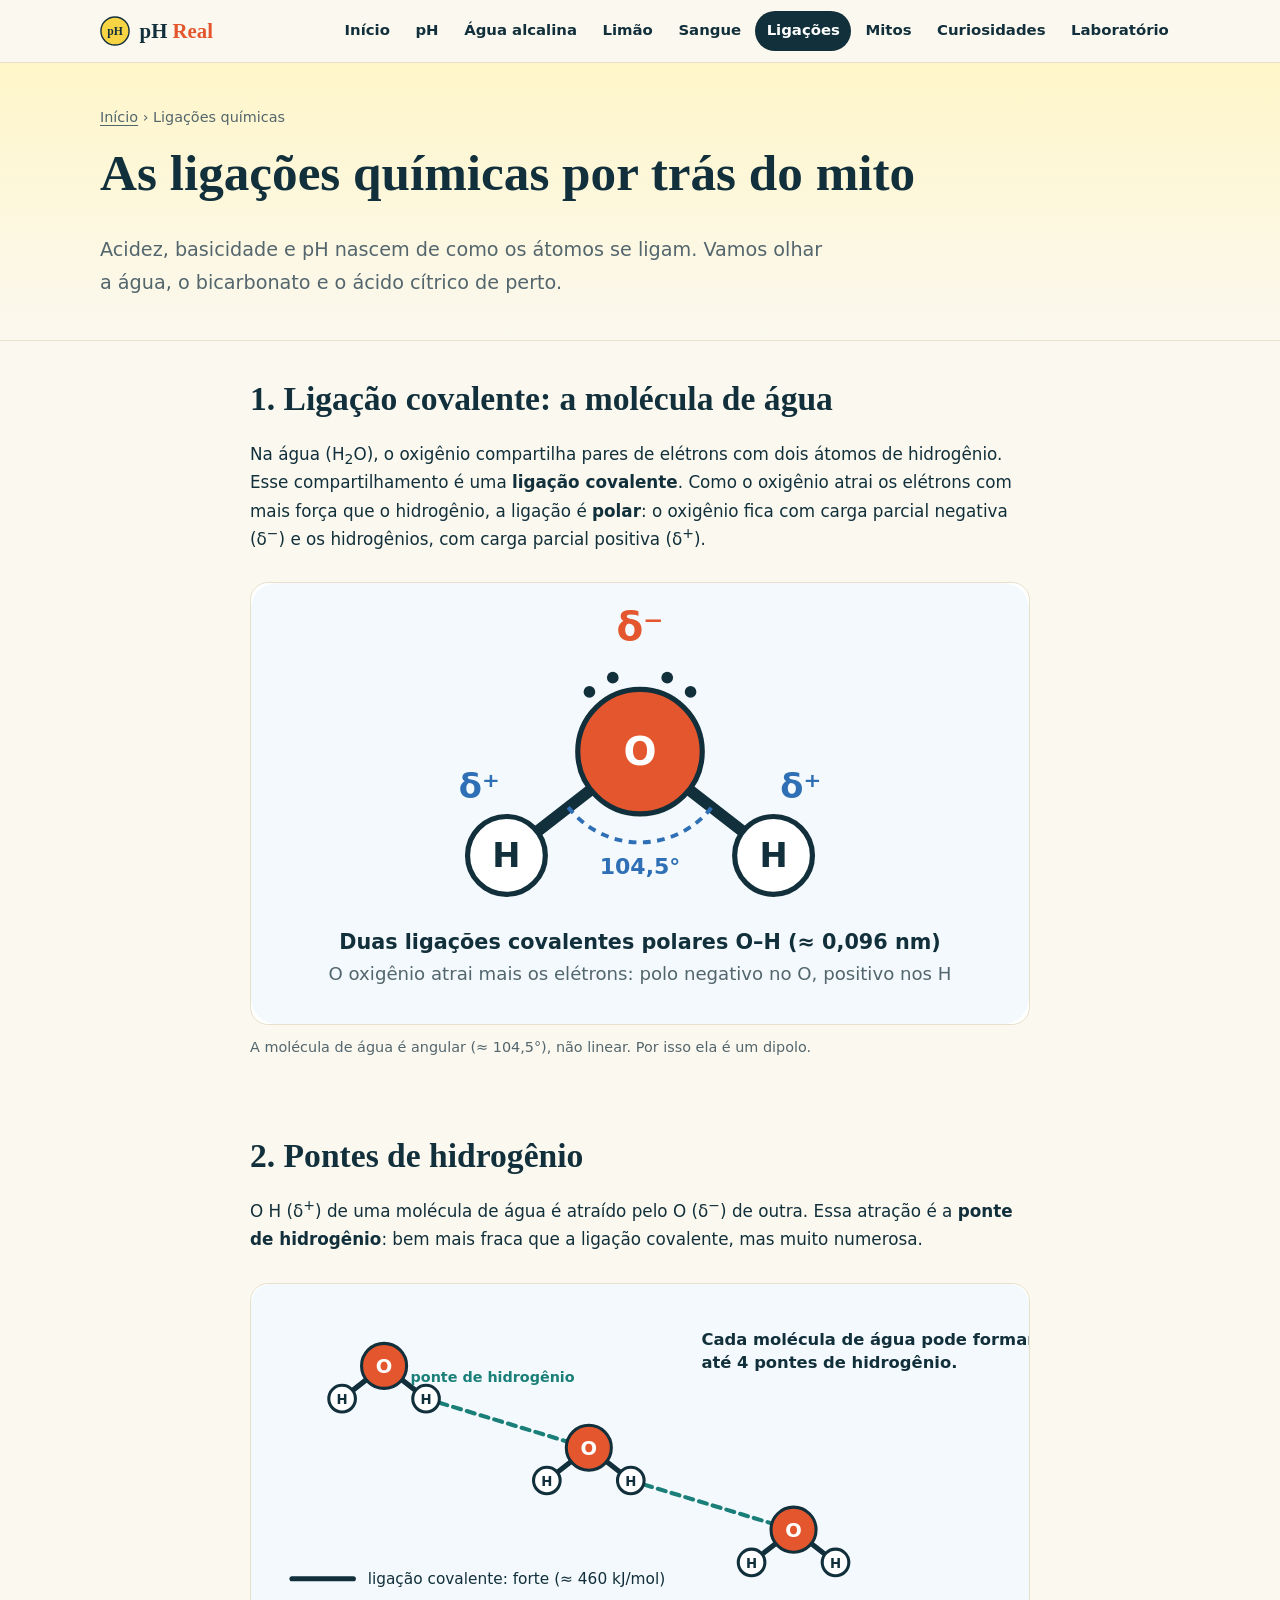
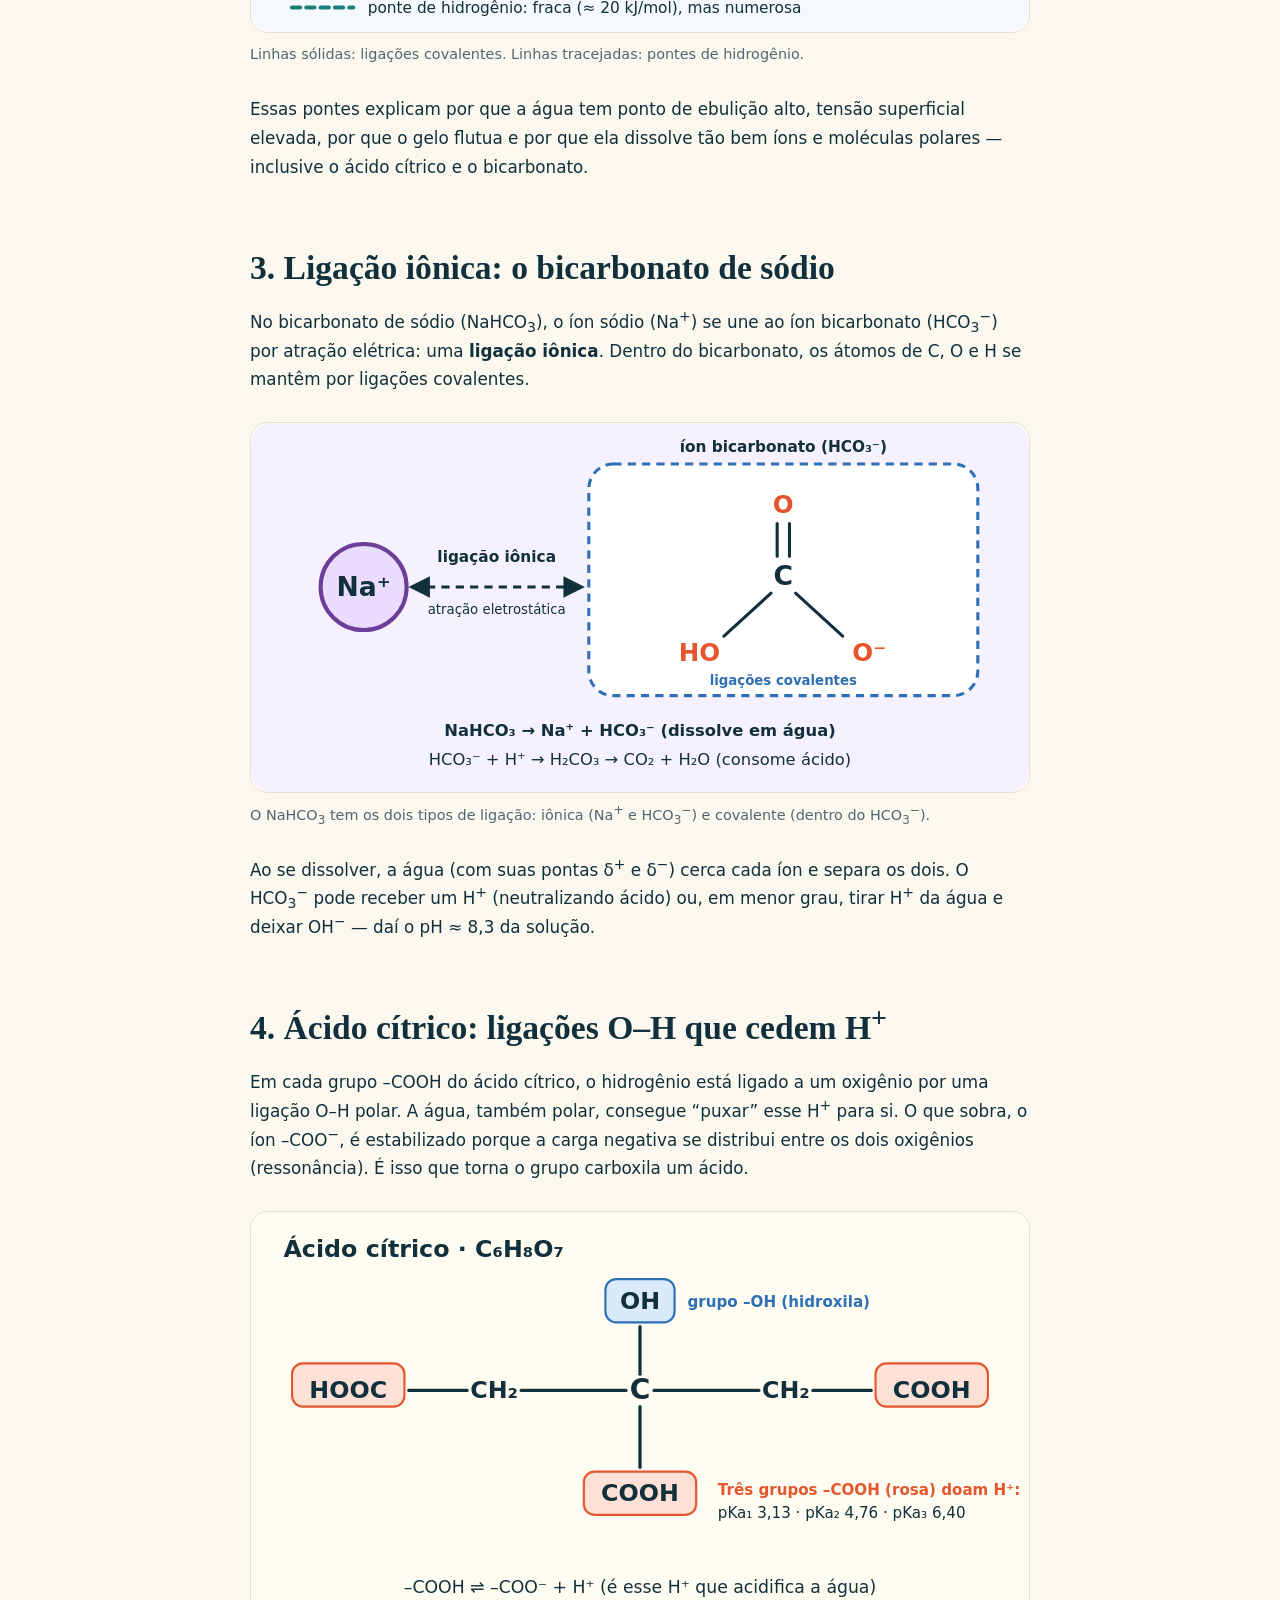
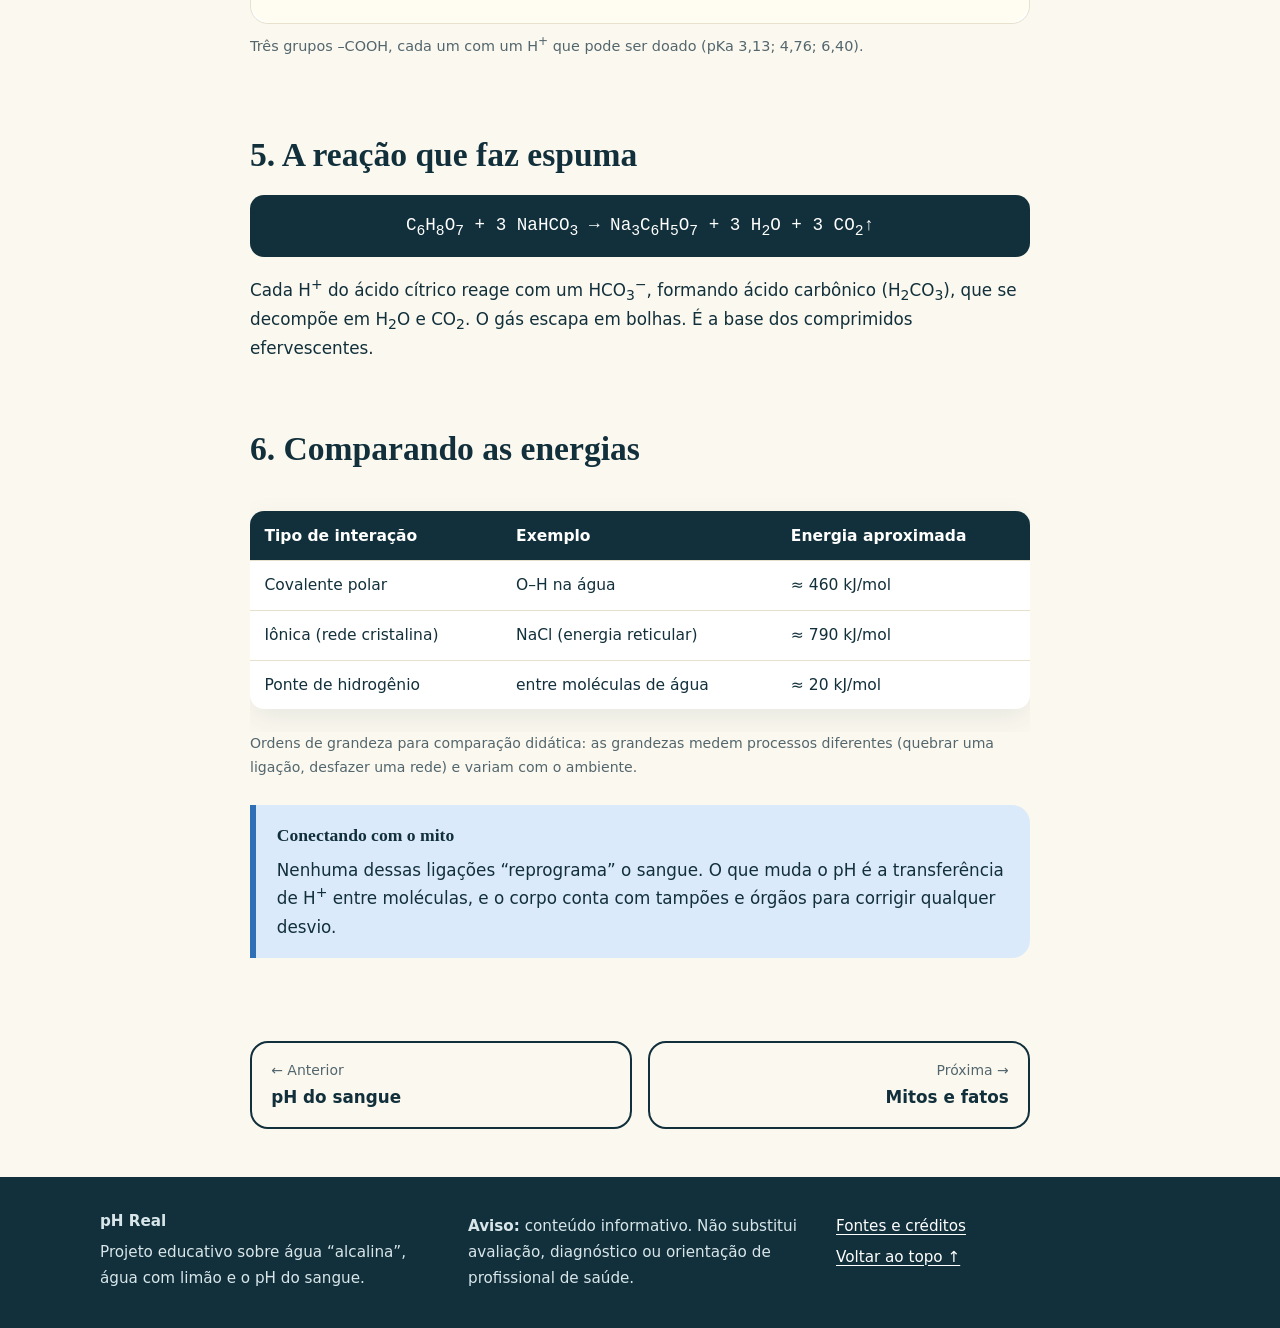
<file: ligacoes-quimicas.html>
<!DOCTYPE html>
<html lang="pt-BR">
<head>
<meta charset="UTF-8">
<meta name="viewport" content="width=device-width, initial-scale=1">
<title>As ligações químicas por trás do mito — pH Real</title>
<meta name="description" content="Ligações covalentes, pontes de hidrogênio e ligações iônicas na água, no bicarbonato de sódio e no ácido cítrico.">
<link rel="icon" type="image/svg+xml" href="images/favicon.svg">
<link rel="stylesheet" href="css/style.css">
</head>
<body id="top">
<a class="skip" href="#main">Ir para o conteúdo</a>
<header class="site-header">
  <div class="wrap bar">
    <a class="brand" href="index.html"><img src="images/favicon.svg" alt="" width="30" height="30"><span>pH <em>Real</em></span></a>
    <button class="nav-toggle" aria-expanded="false" aria-controls="nav" aria-label="Abrir menu">☰</button>
    <nav id="nav" class="nav" aria-label="Principal">
      <a href="index.html">Início</a>
      <a href="ph.html">pH</a>
      <a href="agua-alcalina.html">Água alcalina</a>
      <a href="limao.html">Limão</a>
      <a href="sangue.html">Sangue</a>
      <a href="ligacoes-quimicas.html">Ligações</a>
      <a href="mitos.html">Mitos</a>
      <a href="curiosidades.html">Curiosidades</a>
      <a href="laboratorio.html">Laboratório</a>
    </nav>
  </div>
</header>

<main id="main">
  <div class="page-hero">
    <div class="wrap">
      <p class="crumbs"><a href="index.html">Início</a> › Ligações químicas</p>
      <h1>As ligações químicas por trás do mito</h1>
      <p class="lede">Acidez, basicidade e pH nascem de como os átomos se ligam. Vamos olhar a água, o bicarbonato e o ácido cítrico de perto.</p>
    </div>
  </div>

  <div class="narrow">
    <section class="reveal">
      <h2>1. Ligação covalente: a molécula de água</h2>
      <p>Na água (H<sub>2</sub>O), o oxigênio compartilha pares de elétrons com dois átomos de hidrogênio. Esse compartilhamento é uma <strong>ligação covalente</strong>. Como o oxigênio atrai os elétrons com mais força que o hidrogênio, a ligação é <strong>polar</strong>: o oxigênio fica com carga parcial negativa (δ<sup>−</sup>) e os hidrogênios, com carga parcial positiva (δ<sup>+</sup>).</p>
      <figure>
        <img src="images/molecula-agua.svg" alt="Molécula de água com ângulo de 104,5 graus, oxigênio com carga parcial negativa e hidrogênios com carga parcial positiva" width="600" height="340" loading="lazy">
        <figcaption>A molécula de água é angular (≈ 104,5°), não linear. Por isso ela é um dipolo.</figcaption>
      </figure>
    </section>

    <section class="reveal">
      <h2>2. Pontes de hidrogênio</h2>
      <p>O H (δ<sup>+</sup>) de uma molécula de água é atraído pelo O (δ<sup>−</sup>) de outra. Essa atração é a <strong>ponte de hidrogênio</strong>: bem mais fraca que a ligação covalente, mas muito numerosa.</p>
      <figure>
        <img src="images/ponte-hidrogenio.svg" alt="Três moléculas de água ligadas por pontes de hidrogênio tracejadas" width="760" height="340" loading="lazy">
        <figcaption>Linhas sólidas: ligações covalentes. Linhas tracejadas: pontes de hidrogênio.</figcaption>
      </figure>
      <p>Essas pontes explicam por que a água tem ponto de ebulição alto, tensão superficial elevada, por que o gelo flutua e por que ela dissolve tão bem íons e moléculas polares — inclusive o ácido cítrico e o bicarbonato.</p>
    </section>

    <section class="reveal">
      <h2>3. Ligação iônica: o bicarbonato de sódio</h2>
      <p>No bicarbonato de sódio (NaHCO<sub>3</sub>), o íon sódio (Na<sup>+</sup>) se une ao íon bicarbonato (HCO<sub>3</sub><sup>−</sup>) por atração elétrica: uma <strong>ligação iônica</strong>. Dentro do bicarbonato, os átomos de C, O e H se mantêm por ligações covalentes.</p>
      <figure>
        <img src="images/bicarbonato.svg" alt="Na⁺ ligado por atração iônica ao íon bicarbonato, que tem ligações covalentes internas" width="760" height="360" loading="lazy">
        <figcaption>O NaHCO<sub>3</sub> tem os dois tipos de ligação: iônica (Na<sup>+</sup> e HCO<sub>3</sub><sup>−</sup>) e covalente (dentro do HCO<sub>3</sub><sup>−</sup>).</figcaption>
      </figure>
      <p>Ao se dissolver, a água (com suas pontas δ<sup>+</sup> e δ<sup>−</sup>) cerca cada íon e separa os dois. O HCO<sub>3</sub><sup>−</sup> pode receber um H<sup>+</sup> (neutralizando ácido) ou, em menor grau, tirar H<sup>+</sup> da água e deixar OH<sup>−</sup> — daí o pH ≈ 8,3 da solução.</p>
    </section>

    <section class="reveal">
      <h2>4. Ácido cítrico: ligações O–H que cedem H<sup>+</sup></h2>
      <p>Em cada grupo –COOH do ácido cítrico, o hidrogênio está ligado a um oxigênio por uma ligação O–H polar. A água, também polar, consegue “puxar” esse H<sup>+</sup> para si. O que sobra, o íon –COO<sup>−</sup>, é estabilizado porque a carga negativa se distribui entre os dois oxigênios (ressonância). É isso que torna o grupo carboxila um ácido.</p>
      <figure>
        <img src="images/acido-citrico.svg" alt="Fórmula estrutural do ácido cítrico com grupos carboxila destacados" width="720" height="380" loading="lazy">
        <figcaption>Três grupos –COOH, cada um com um H<sup>+</sup> que pode ser doado (pKa 3,13; 4,76; 6,40).</figcaption>
      </figure>
    </section>

    <section class="reveal">
      <h2>5. A reação que faz espuma</h2>
      <div class="formula">C<sub>6</sub>H<sub>8</sub>O<sub>7</sub> + 3 NaHCO<sub>3</sub> → Na<sub>3</sub>C<sub>6</sub>H<sub>5</sub>O<sub>7</sub> + 3 H<sub>2</sub>O + 3 CO<sub>2</sub>↑</div>
      <p>Cada H<sup>+</sup> do ácido cítrico reage com um HCO<sub>3</sub><sup>−</sup>, formando ácido carbônico (H<sub>2</sub>CO<sub>3</sub>), que se decompõe em H<sub>2</sub>O e CO<sub>2</sub>. O gás escapa em bolhas. É a base dos comprimidos efervescentes.</p>
    </section>

    <section class="reveal">
      <h2>6. Comparando as energias</h2>
      <div class="table-wrap">
        <table>
          <thead><tr><th>Tipo de interação</th><th>Exemplo</th><th>Energia aproximada</th></tr></thead>
          <tbody>
            <tr><td>Covalente polar</td><td>O–H na água</td><td>≈ 460 kJ/mol</td></tr>
            <tr><td>Iônica (rede cristalina)</td><td>NaCl (energia reticular)</td><td>≈ 790 kJ/mol</td></tr>
            <tr><td>Ponte de hidrogênio</td><td>entre moléculas de água</td><td>≈ 20 kJ/mol</td></tr>
          </tbody>
        </table>
      </div>
      <p class="note">Ordens de grandeza para comparação didática: as grandezas medem processos diferentes (quebrar uma ligação, desfazer uma rede) e variam com o ambiente.</p>
      <div class="callout info">
        <strong class="t">Conectando com o mito</strong>
        <p>Nenhuma dessas ligações “reprograma” o sangue. O que muda o pH é a transferência de H<sup>+</sup> entre moléculas, e o corpo conta com tampões e órgãos para corrigir qualquer desvio.</p>
      </div>
    </section>

    <nav class="pager" aria-label="Navegação entre páginas">
      <a href="sangue.html"><small>← Anterior</small>pH do sangue</a>
      <a class="next" href="mitos.html"><small>Próxima →</small>Mitos e fatos</a>
    </nav>
  </div>
</main>

<footer class="site-footer">
  <div class="wrap foot">
    <div><strong>pH Real</strong><p>Projeto educativo sobre água “alcalina”, água com limão e o pH do sangue.</p></div>
    <div><p><strong>Aviso:</strong> conteúdo informativo. Não substitui avaliação, diagnóstico ou orientação de profissional de saúde.</p></div>
    <div><p><a href="fontes.html">Fontes e créditos</a></p><p><a href="#top">Voltar ao topo ↑</a></p></div>
  </div>
</footer>
<script src="js/main.js"></script>
</body>
</html>
</file>
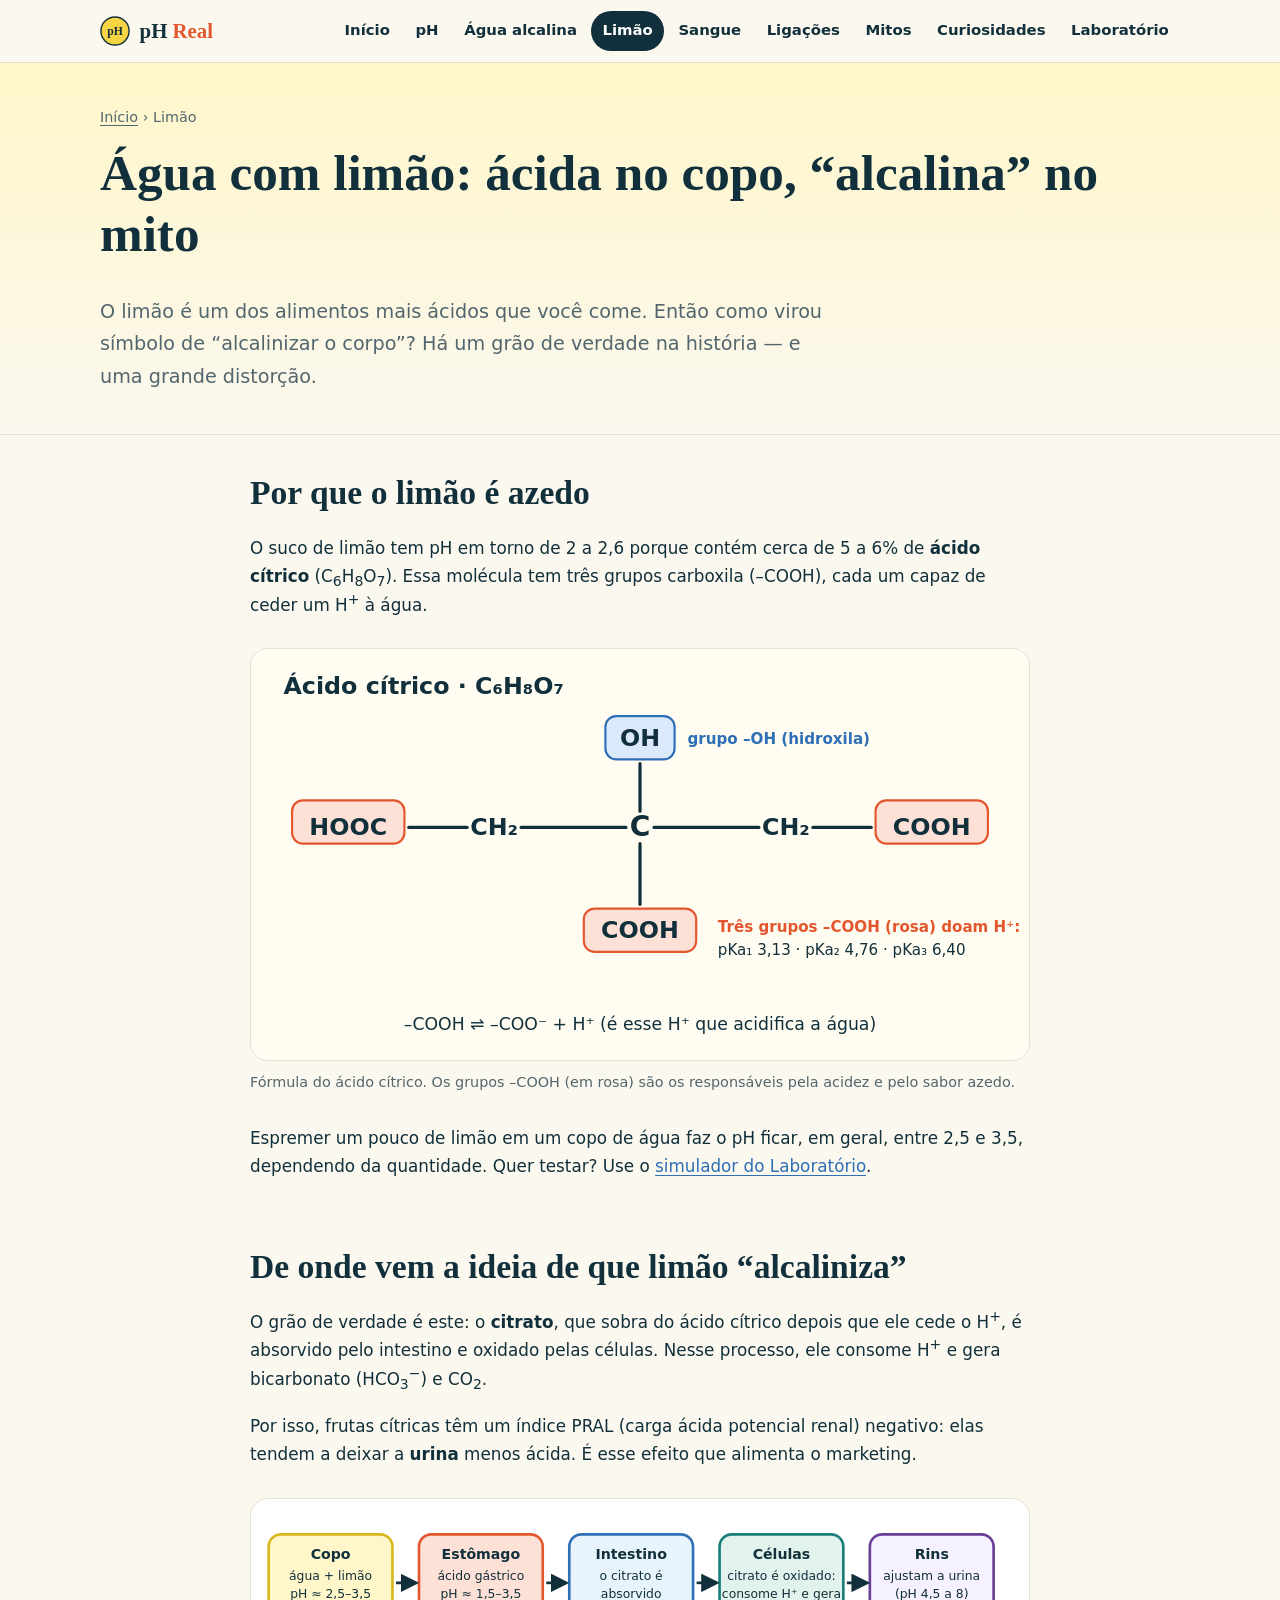
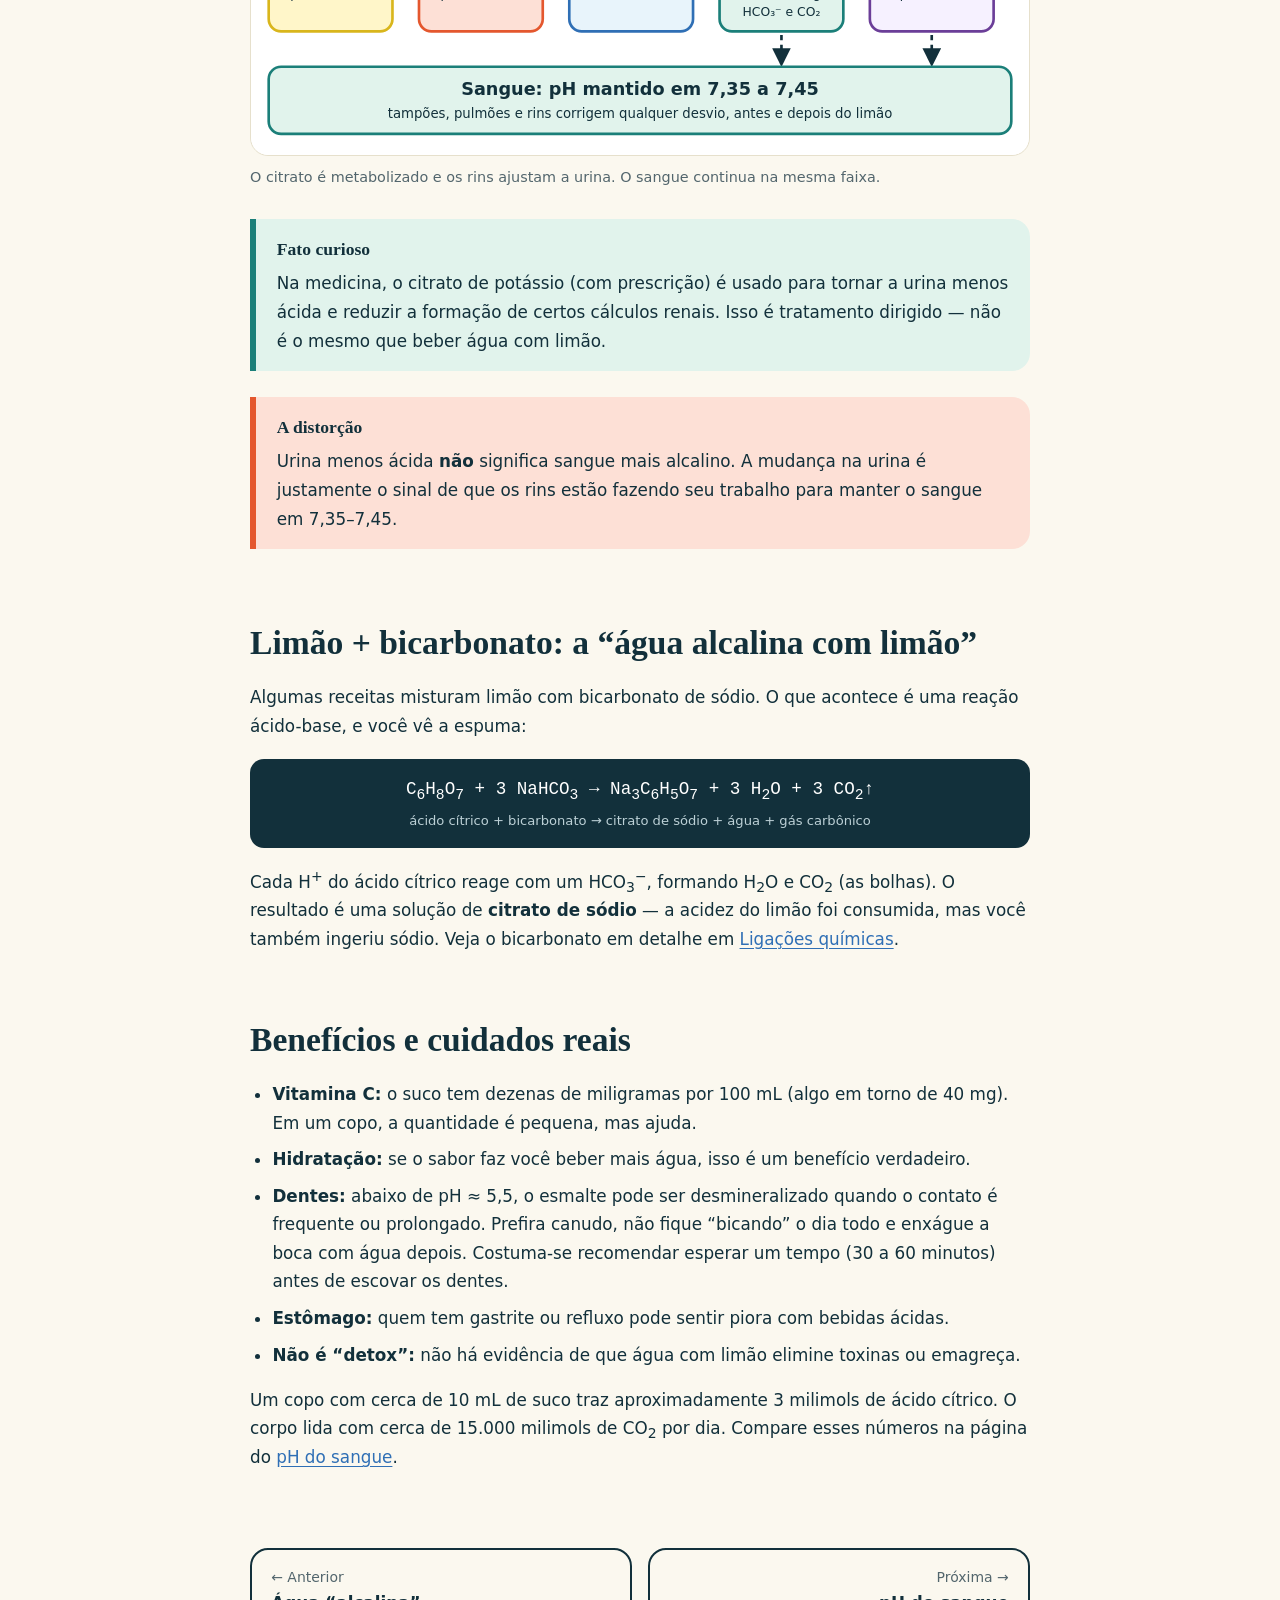
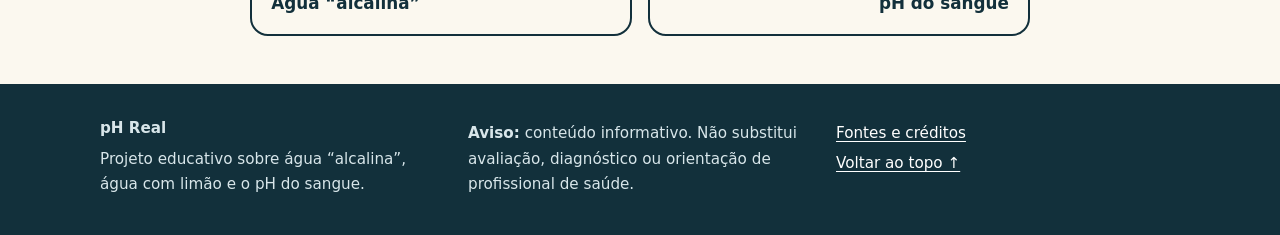
<file: limao.html>
<!DOCTYPE html>
<html lang="pt-BR">
<head>
<meta charset="UTF-8">
<meta name="viewport" content="width=device-width, initial-scale=1">
<title>Água com limão: ácida no copo, “alcalina” no mito — pH Real</title>
<meta name="description" content="Por que o limão é azedo, o que o citrato faz no corpo, a reação com bicarbonato e os cuidados reais com água com limão.">
<link rel="icon" type="image/svg+xml" href="images/favicon.svg">
<link rel="stylesheet" href="css/style.css">
</head>
<body id="top">
<a class="skip" href="#main">Ir para o conteúdo</a>
<header class="site-header">
  <div class="wrap bar">
    <a class="brand" href="index.html"><img src="images/favicon.svg" alt="" width="30" height="30"><span>pH <em>Real</em></span></a>
    <button class="nav-toggle" aria-expanded="false" aria-controls="nav" aria-label="Abrir menu">☰</button>
    <nav id="nav" class="nav" aria-label="Principal">
      <a href="index.html">Início</a>
      <a href="ph.html">pH</a>
      <a href="agua-alcalina.html">Água alcalina</a>
      <a href="limao.html">Limão</a>
      <a href="sangue.html">Sangue</a>
      <a href="ligacoes-quimicas.html">Ligações</a>
      <a href="mitos.html">Mitos</a>
      <a href="curiosidades.html">Curiosidades</a>
      <a href="laboratorio.html">Laboratório</a>
    </nav>
  </div>
</header>

<main id="main">
  <div class="page-hero">
    <div class="wrap">
      <p class="crumbs"><a href="index.html">Início</a> › Limão</p>
      <h1>Água com limão: ácida no copo, “alcalina” no mito</h1>
      <p class="lede">O limão é um dos alimentos mais ácidos que você come. Então como virou símbolo de “alcalinizar o corpo”? Há um grão de verdade na história — e uma grande distorção.</p>
    </div>
  </div>

  <div class="narrow">
    <section class="reveal">
      <h2>Por que o limão é azedo</h2>
      <p>O suco de limão tem pH em torno de 2 a 2,6 porque contém cerca de 5 a 6% de <strong>ácido cítrico</strong> (C<sub>6</sub>H<sub>8</sub>O<sub>7</sub>). Essa molécula tem três grupos carboxila (–COOH), cada um capaz de ceder um H<sup>+</sup> à água.</p>
      <figure>
        <img src="images/acido-citrico.svg" alt="Fórmula estrutural do ácido cítrico, com os três grupos –COOH destacados" width="720" height="380" loading="lazy">
        <figcaption>Fórmula do ácido cítrico. Os grupos –COOH (em rosa) são os responsáveis pela acidez e pelo sabor azedo.</figcaption>
      </figure>
      <p>Espremer um pouco de limão em um copo de água faz o pH ficar, em geral, entre 2,5 e 3,5, dependendo da quantidade. Quer testar? Use o <a href="laboratorio.html">simulador do Laboratório</a>.</p>
    </section>

    <section class="reveal">
      <h2>De onde vem a ideia de que limão “alcaliniza”</h2>
      <p>O grão de verdade é este: o <strong>citrato</strong>, que sobra do ácido cítrico depois que ele cede o H<sup>+</sup>, é absorvido pelo intestino e oxidado pelas células. Nesse processo, ele consome H<sup>+</sup> e gera bicarbonato (HCO<sub>3</sub><sup>−</sup>) e CO<sub>2</sub>.</p>
      <p>Por isso, frutas cítricas têm um índice PRAL (carga ácida potencial renal) negativo: elas tendem a deixar a <strong>urina</strong> menos ácida. É esse efeito que alimenta o marketing.</p>
      <figure>
        <img src="images/caminho-limao.svg" alt="Fluxo: copo, estômago, intestino, células e rins, com o sangue mantido em pH 7,35 a 7,45" width="880" height="290" loading="lazy">
        <figcaption>O citrato é metabolizado e os rins ajustam a urina. O sangue continua na mesma faixa.</figcaption>
      </figure>
      <div class="callout fato">
        <strong class="t">Fato curioso</strong>
        <p>Na medicina, o citrato de potássio (com prescrição) é usado para tornar a urina menos ácida e reduzir a formação de certos cálculos renais. Isso é tratamento dirigido — não é o mesmo que beber água com limão.</p>
      </div>
      <div class="callout mito">
        <strong class="t">A distorção</strong>
        <p>Urina menos ácida <strong>não</strong> significa sangue mais alcalino. A mudança na urina é justamente o sinal de que os rins estão fazendo seu trabalho para manter o sangue em 7,35–7,45.</p>
      </div>
    </section>

    <section class="reveal">
      <h2>Limão + bicarbonato: a “água alcalina com limão”</h2>
      <p>Algumas receitas misturam limão com bicarbonato de sódio. O que acontece é uma reação ácido-base, e você vê a espuma:</p>
      <div class="formula">C<sub>6</sub>H<sub>8</sub>O<sub>7</sub> + 3 NaHCO<sub>3</sub> → Na<sub>3</sub>C<sub>6</sub>H<sub>5</sub>O<sub>7</sub> + 3 H<sub>2</sub>O + 3 CO<sub>2</sub>↑<small>ácido cítrico + bicarbonato → citrato de sódio + água + gás carbônico</small></div>
      <p>Cada H<sup>+</sup> do ácido cítrico reage com um HCO<sub>3</sub><sup>−</sup>, formando H<sub>2</sub>O e CO<sub>2</sub> (as bolhas). O resultado é uma solução de <strong>citrato de sódio</strong> — a acidez do limão foi consumida, mas você também ingeriu sódio. Veja o bicarbonato em detalhe em <a href="ligacoes-quimicas.html">Ligações químicas</a>.</p>
    </section>

    <section class="reveal">
      <h2>Benefícios e cuidados reais</h2>
      <ul class="clean">
        <li><strong>Vitamina C:</strong> o suco tem dezenas de miligramas por 100 mL (algo em torno de 40 mg). Em um copo, a quantidade é pequena, mas ajuda.</li>
        <li><strong>Hidratação:</strong> se o sabor faz você beber mais água, isso é um benefício verdadeiro.</li>
        <li><strong>Dentes:</strong> abaixo de pH ≈ 5,5, o esmalte pode ser desmineralizado quando o contato é frequente ou prolongado. Prefira canudo, não fique “bicando” o dia todo e enxágue a boca com água depois. Costuma-se recomendar esperar um tempo (30 a 60 minutos) antes de escovar os dentes.</li>
        <li><strong>Estômago:</strong> quem tem gastrite ou refluxo pode sentir piora com bebidas ácidas.</li>
        <li><strong>Não é “detox”:</strong> não há evidência de que água com limão elimine toxinas ou emagreça.</li>
      </ul>
      <p>Um copo com cerca de 10 mL de suco traz aproximadamente 3 milimols de ácido cítrico. O corpo lida com cerca de 15.000 milimols de CO<sub>2</sub> por dia. Compare esses números na página do <a href="sangue.html">pH do sangue</a>.</p>
    </section>

    <nav class="pager" aria-label="Navegação entre páginas">
      <a href="agua-alcalina.html"><small>← Anterior</small>Água “alcalina”</a>
      <a class="next" href="sangue.html"><small>Próxima →</small>pH do sangue</a>
    </nav>
  </div>
</main>

<footer class="site-footer">
  <div class="wrap foot">
    <div><strong>pH Real</strong><p>Projeto educativo sobre água “alcalina”, água com limão e o pH do sangue.</p></div>
    <div><p><strong>Aviso:</strong> conteúdo informativo. Não substitui avaliação, diagnóstico ou orientação de profissional de saúde.</p></div>
    <div><p><a href="fontes.html">Fontes e créditos</a></p><p><a href="#top">Voltar ao topo ↑</a></p></div>
  </div>
</footer>
<script src="js/main.js"></script>
</body>
</html>
</file>
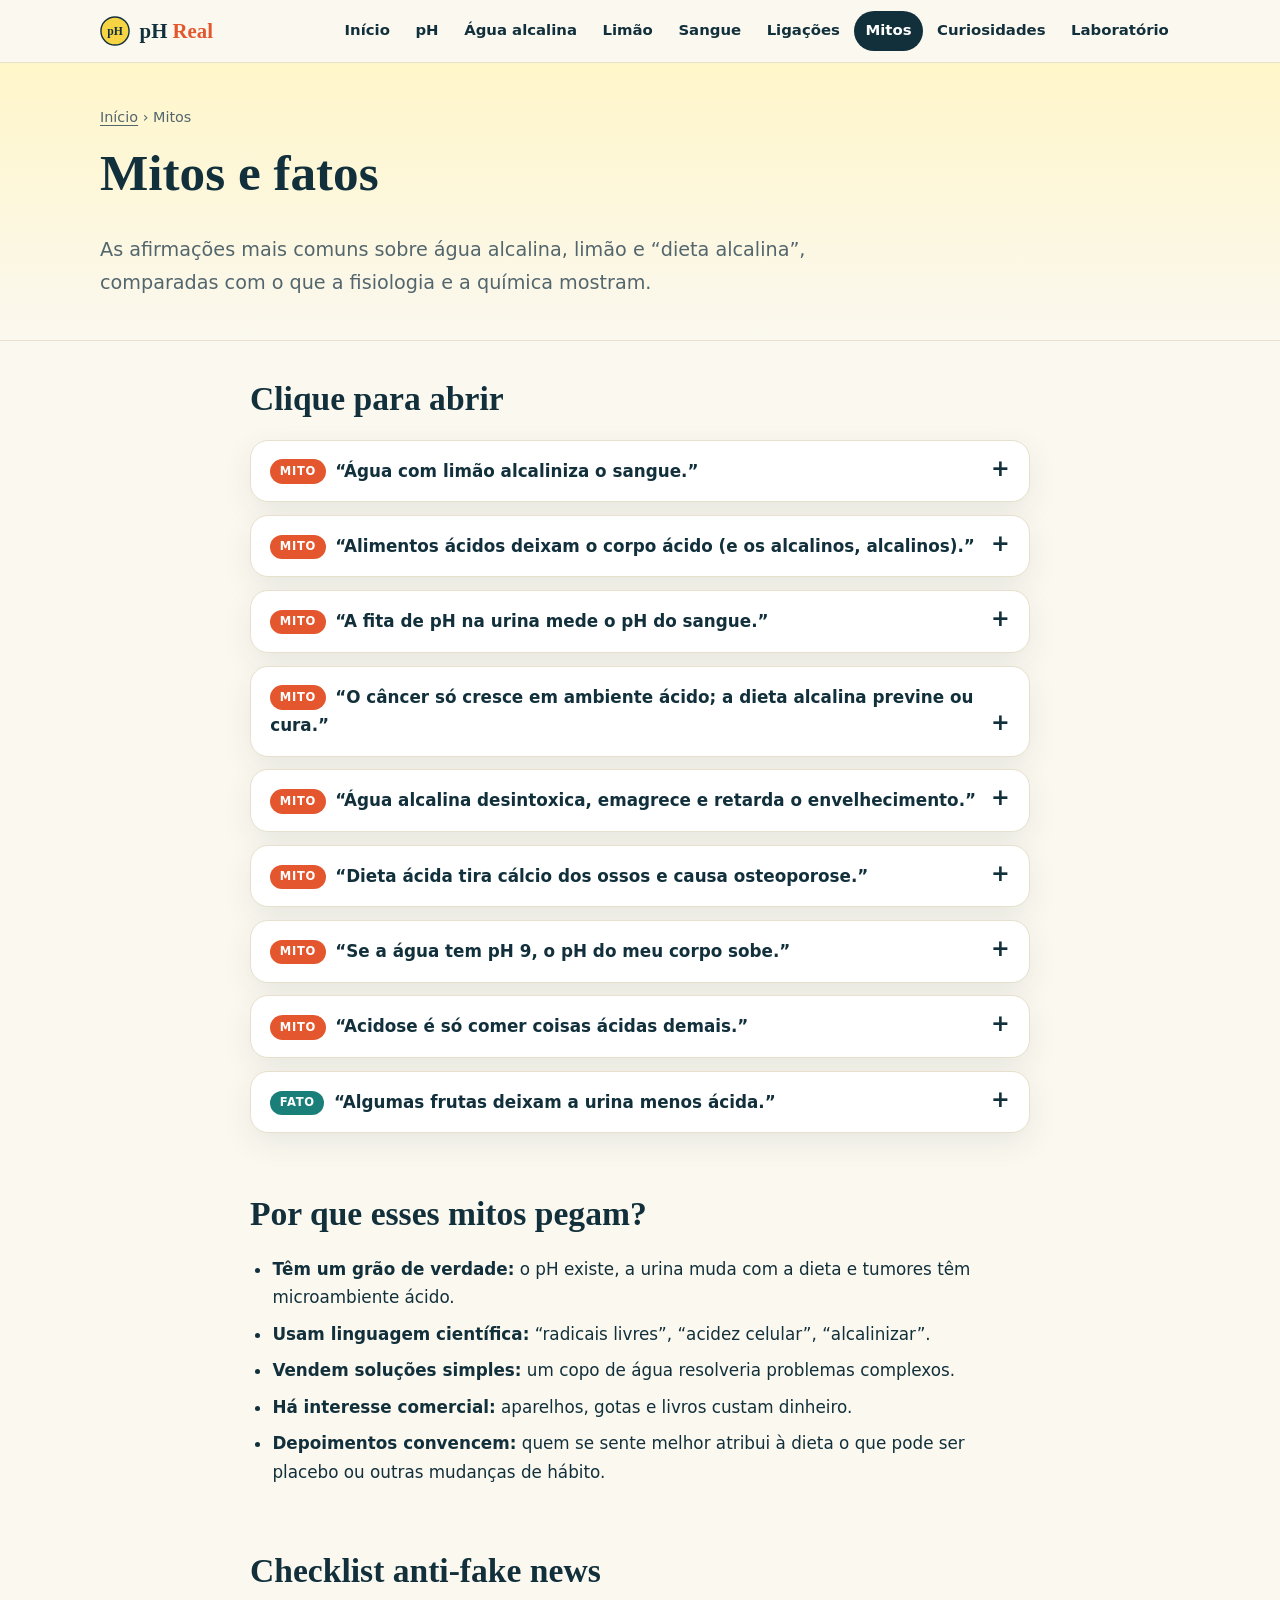
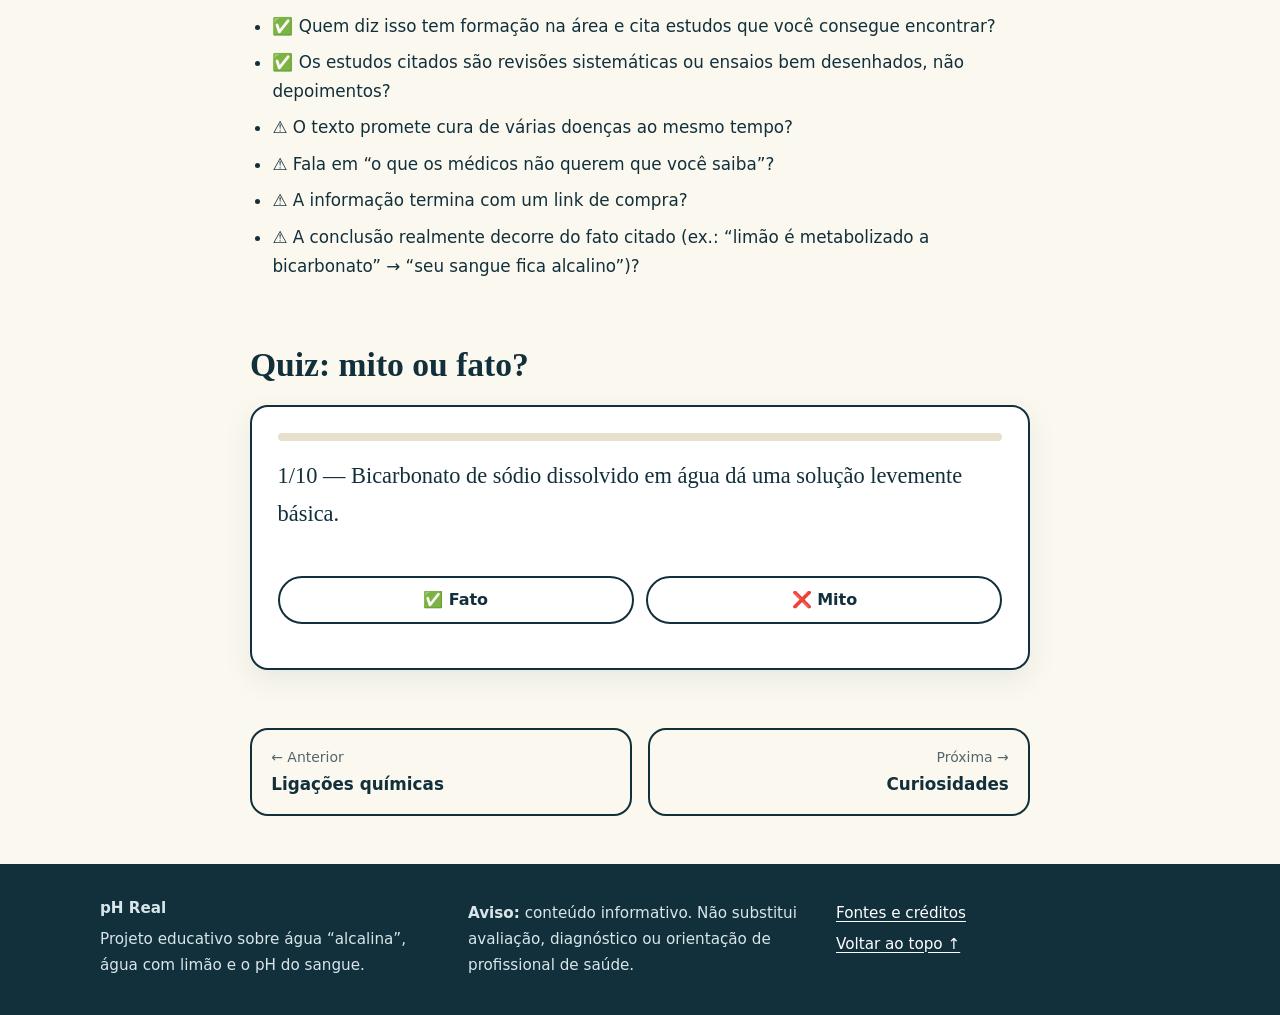
<file: mitos.html>
<!DOCTYPE html>
<html lang="pt-BR">
<head>
<meta charset="UTF-8">
<meta name="viewport" content="width=device-width, initial-scale=1">
<title>Mitos e fatos sobre alimentos e pH do sangue — pH Real</title>
<meta name="description" content="Fake news sobre água alcalina, limão e dieta alcalina desmontadas, com checklist anti-boato e quiz mito ou fato.">
<link rel="icon" type="image/svg+xml" href="images/favicon.svg">
<link rel="stylesheet" href="css/style.css">
</head>
<body id="top">
<a class="skip" href="#main">Ir para o conteúdo</a>
<header class="site-header">
  <div class="wrap bar">
    <a class="brand" href="index.html"><img src="images/favicon.svg" alt="" width="30" height="30"><span>pH <em>Real</em></span></a>
    <button class="nav-toggle" aria-expanded="false" aria-controls="nav" aria-label="Abrir menu">☰</button>
    <nav id="nav" class="nav" aria-label="Principal">
      <a href="index.html">Início</a>
      <a href="ph.html">pH</a>
      <a href="agua-alcalina.html">Água alcalina</a>
      <a href="limao.html">Limão</a>
      <a href="sangue.html">Sangue</a>
      <a href="ligacoes-quimicas.html">Ligações</a>
      <a href="mitos.html">Mitos</a>
      <a href="curiosidades.html">Curiosidades</a>
      <a href="laboratorio.html">Laboratório</a>
    </nav>
  </div>
</header>

<main id="main">
  <div class="page-hero">
    <div class="wrap">
      <p class="crumbs"><a href="index.html">Início</a> › Mitos</p>
      <h1>Mitos e fatos</h1>
      <p class="lede">As afirmações mais comuns sobre água alcalina, limão e “dieta alcalina”, comparadas com o que a fisiologia e a química mostram.</p>
    </div>
  </div>

  <div class="narrow">
    <section class="reveal">
      <h2>Clique para abrir</h2>

      <details class="myth">
        <summary><span class="tag mito">MITO</span>“Água com limão alcaliniza o sangue.”</summary>
        <div class="body">
          <p>O limão é ácido no copo. Depois do metabolismo, o citrato pode deixar a <em>urina</em> menos ácida, mas o pH do sangue é mantido em 7,35–7,45 por tampões, pulmões e rins. Veja a página <a href="limao.html">Água com limão</a>.</p>
        </div>
      </details>

      <details class="myth">
        <summary><span class="tag mito">MITO</span>“Alimentos ácidos deixam o corpo ácido (e os alcalinos, alcalinos).”</summary>
        <div class="body">
          <p>O pH de um alimento na mesa não é o pH que ele produz no corpo, e nenhum dos dois controla o pH do sangue. O corpo regula esse valor de forma ativa e rápida.</p>
        </div>
      </details>

      <details class="myth">
        <summary><span class="tag mito">MITO</span>“A fita de pH na urina mede o pH do sangue.”</summary>
        <div class="body">
          <p>A fita mede a urina, que varia entre 4,5 e 8 justamente porque os rins estão ajustando o que sai para manter o sangue estável. Medir a urina e concluir algo sobre o sangue é confundir a válvula de escape com o motor.</p>
        </div>
      </details>

      <details class="myth">
        <summary><span class="tag mito">MITO</span>“O câncer só cresce em ambiente ácido; a dieta alcalina previne ou cura.”</summary>
        <div class="body">
          <p>Tumores podem ter um microambiente local mais ácido (por exemplo, pela produção de lactato), mas isso é <em>consequência</em> do metabolismo do tumor, e a alimentação não consegue mudar o pH do sangue para tratá-lo. Revisões sistemáticas não encontraram evidência de que água ou dieta alcalina previnam ou tratem câncer.</p>
        </div>
      </details>

      <details class="myth">
        <summary><span class="tag mito">MITO</span>“Água alcalina desintoxica, emagrece e retarda o envelhecimento.”</summary>
        <div class="body">
          <p>Não há evidência para nenhuma dessas promessas. A eliminação de substâncias é feita por fígado, rins, pulmões, pele e intestino, independentemente do pH da água que você bebe.</p>
        </div>
      </details>

      <details class="myth">
        <summary><span class="tag mito">MITO</span>“Dieta ácida tira cálcio dos ossos e causa osteoporose.”</summary>
        <div class="body">
          <p>A hipótese do “cálcio roubado dos ossos” não foi confirmada por revisões sistemáticas. O que mais pesa para a saúde óssea é ingestão adequada de cálcio, vitamina D e proteína, além de atividade física.</p>
        </div>
      </details>

      <details class="myth">
        <summary><span class="tag mito">MITO</span>“Se a água tem pH 9, o pH do meu corpo sobe.”</summary>
        <div class="body">
          <p>O estômago (pH ≈ 1,5–3,5) neutraliza a água e o sangue não participa dessa conta. Veja a página <a href="agua-alcalina.html">Água alcalina</a>.</p>
        </div>
      </details>

      <details class="myth">
        <summary><span class="tag mito">MITO</span>“Acidose é só comer coisas ácidas demais.”</summary>
        <div class="body">
          <p>Acidose é um quadro médico, causado por situações como cetoacidose diabética, insuficiência renal grave, hipoventilação ou intoxicações. Exige atendimento, não mudança de cardápio.</p>
        </div>
      </details>

      <details class="myth">
        <summary><span class="tag fato">FATO</span>“Algumas frutas deixam a urina menos ácida.”</summary>
        <div class="body">
          <p>É verdade, por causa do metabolismo de ácidos orgânicos como o citrato. Mas isso mostra o rim regulando o equilíbrio, não o sangue mudando de pH.</p>
        </div>
      </details>
    </section>

    <section class="reveal">
      <h2>Por que esses mitos pegam?</h2>
      <ul class="clean">
        <li><strong>Têm um grão de verdade:</strong> o pH existe, a urina muda com a dieta e tumores têm microambiente ácido.</li>
        <li><strong>Usam linguagem científica:</strong> “radicais livres”, “acidez celular”, “alcalinizar”.</li>
        <li><strong>Vendem soluções simples:</strong> um copo de água resolveria problemas complexos.</li>
        <li><strong>Há interesse comercial:</strong> aparelhos, gotas e livros custam dinheiro.</li>
        <li><strong>Depoimentos convencem:</strong> quem se sente melhor atribui à dieta o que pode ser placebo ou outras mudanças de hábito.</li>
      </ul>
    </section>

    <section class="reveal">
      <h2>Checklist anti-fake news</h2>
      <ul class="clean">
        <li>✅ Quem diz isso tem formação na área e cita estudos que você consegue encontrar?</li>
        <li>✅ Os estudos citados são revisões sistemáticas ou ensaios bem desenhados, não depoimentos?</li>
        <li>⚠️ O texto promete cura de várias doenças ao mesmo tempo?</li>
        <li>⚠️ Fala em “o que os médicos não querem que você saiba”?</li>
        <li>⚠️ A informação termina com um link de compra?</li>
        <li>⚠️ A conclusão realmente decorre do fato citado (ex.: “limão é metabolizado a bicarbonato” → “seu sangue fica alcalino”)?</li>
      </ul>
    </section>

    <section class="reveal">
      <h2>Quiz: mito ou fato?</h2>
      <div class="quiz" id="quiz">
        <div class="progress"><i></i></div>
        <div class="box">
          <p class="q" aria-live="polite"></p>
          <div class="choices">
            <button class="btn" type="button" data-r="fato">✅ Fato</button>
            <button class="btn" type="button" data-r="mito">❌ Mito</button>
          </div>
          <div class="fb" role="status"></div>
          <p style="margin-top:1rem"><button class="btn primary next" type="button" hidden>Próxima →</button></p>
        </div>
        <div class="end" hidden>
          <p class="score"></p>
          <p class="msg"></p>
          <button class="btn primary restart" type="button">Jogar de novo</button>
        </div>
      </div>
    </section>

    <nav class="pager" aria-label="Navegação entre páginas">
      <a href="ligacoes-quimicas.html"><small>← Anterior</small>Ligações químicas</a>
      <a class="next" href="curiosidades.html"><small>Próxima →</small>Curiosidades</a>
    </nav>
  </div>
</main>

<footer class="site-footer">
  <div class="wrap foot">
    <div><strong>pH Real</strong><p>Projeto educativo sobre água “alcalina”, água com limão e o pH do sangue.</p></div>
    <div><p><strong>Aviso:</strong> conteúdo informativo. Não substitui avaliação, diagnóstico ou orientação de profissional de saúde.</p></div>
    <div><p><a href="fontes.html">Fontes e créditos</a></p><p><a href="#top">Voltar ao topo ↑</a></p></div>
  </div>
</footer>
<script src="js/main.js"></script>
<script src="js/quiz.js"></script>
</body>
</html>
</file>
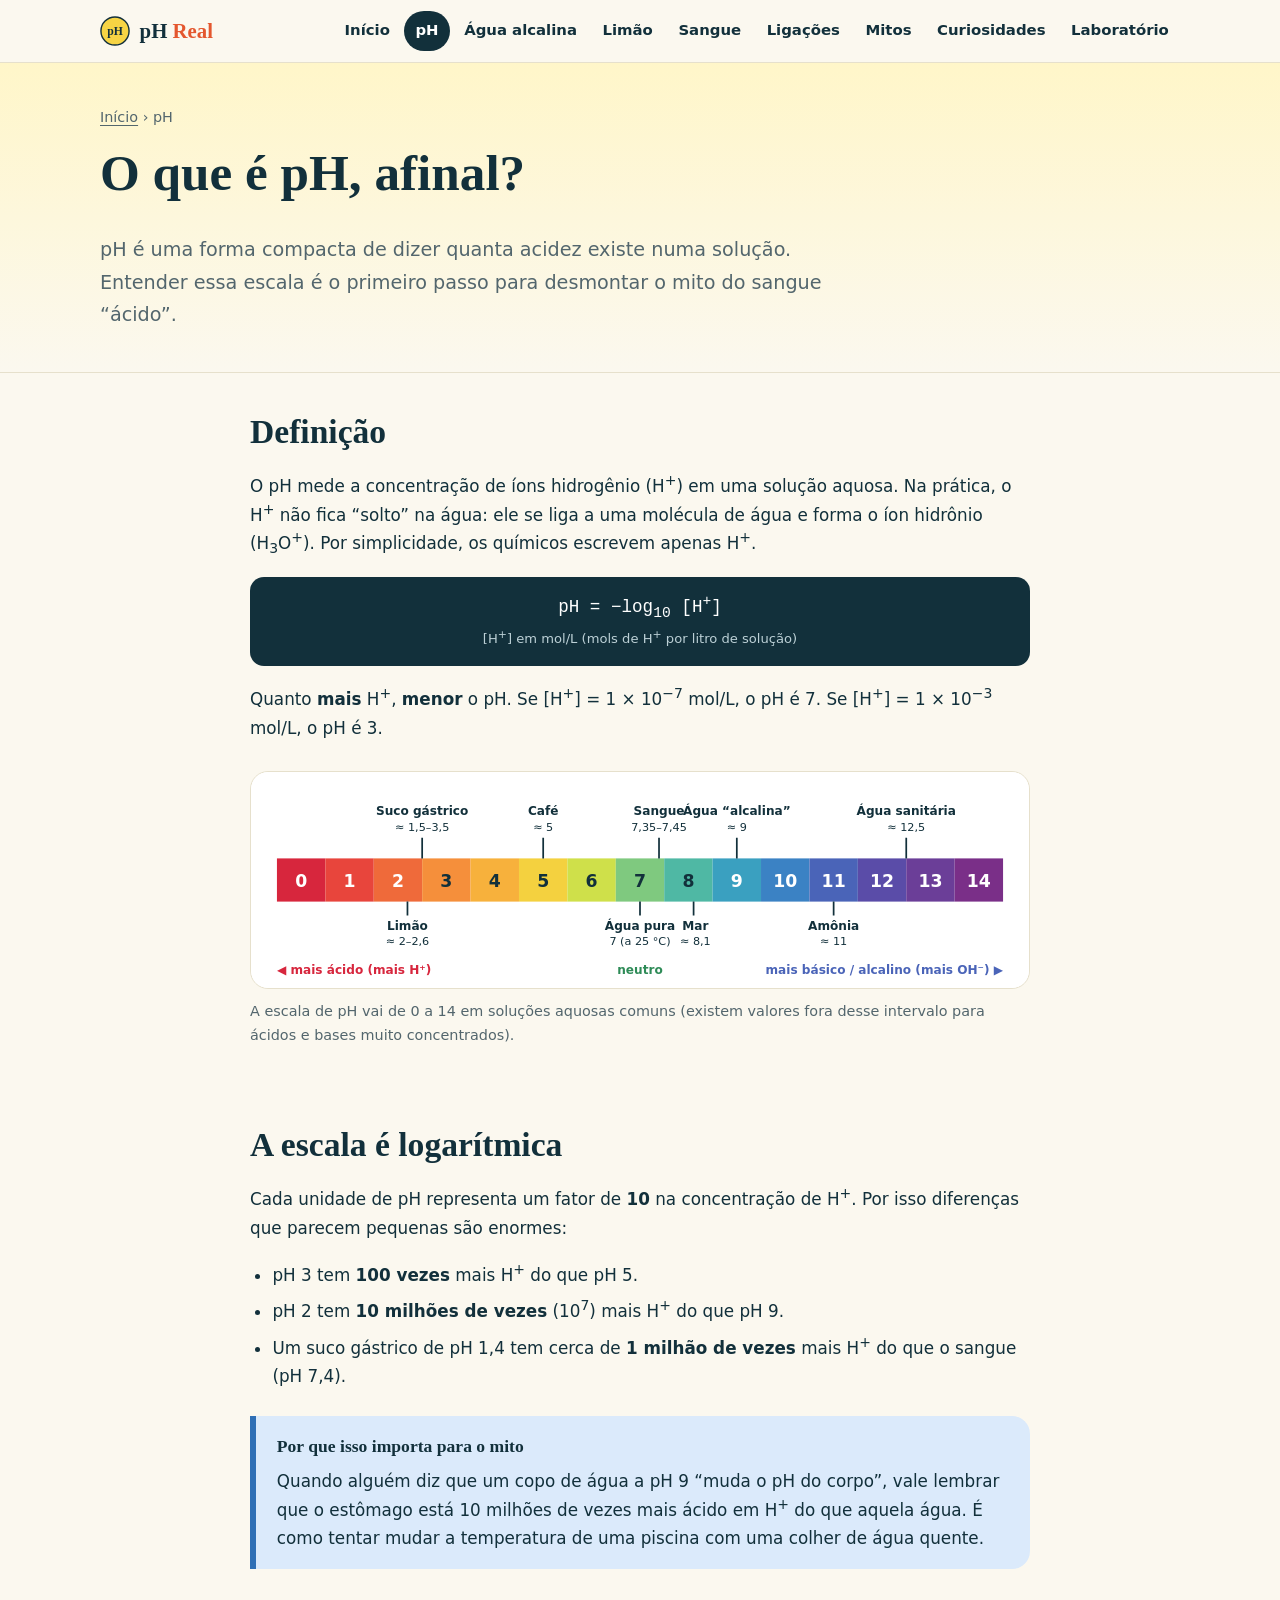
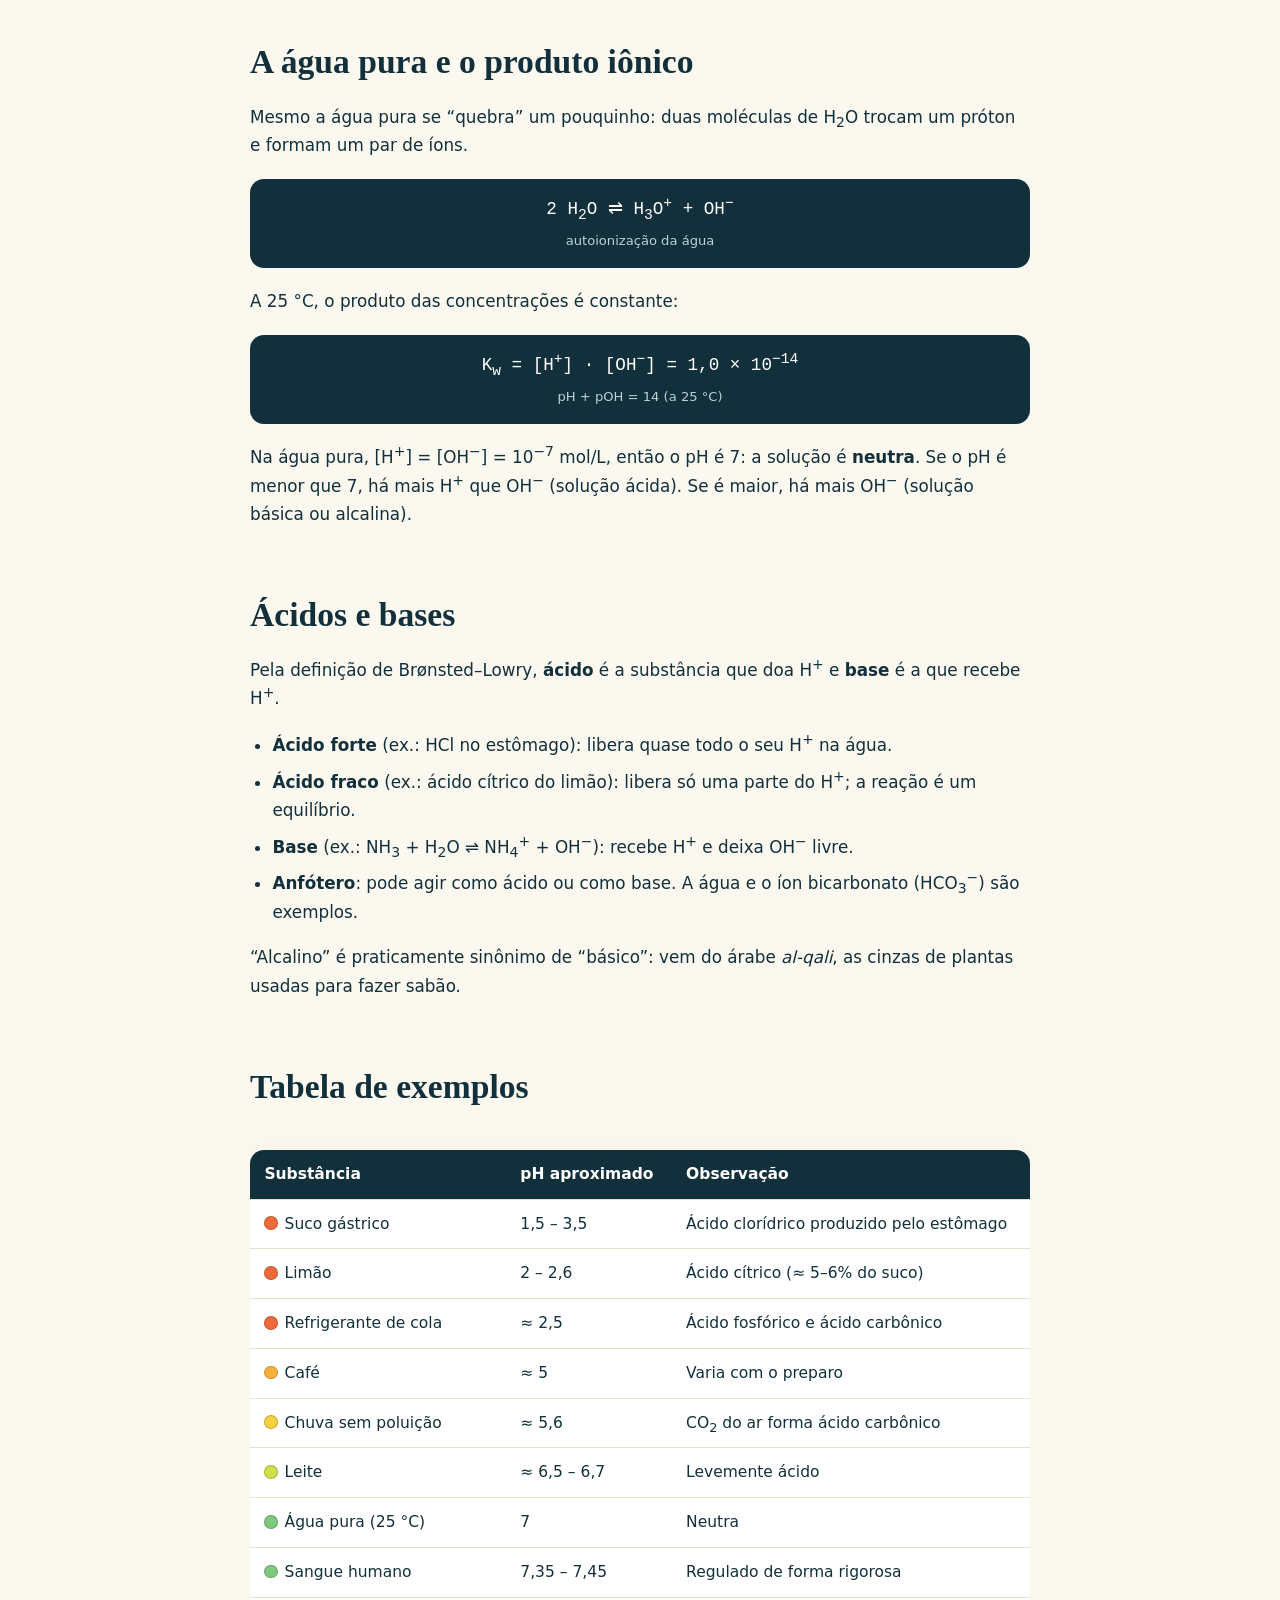
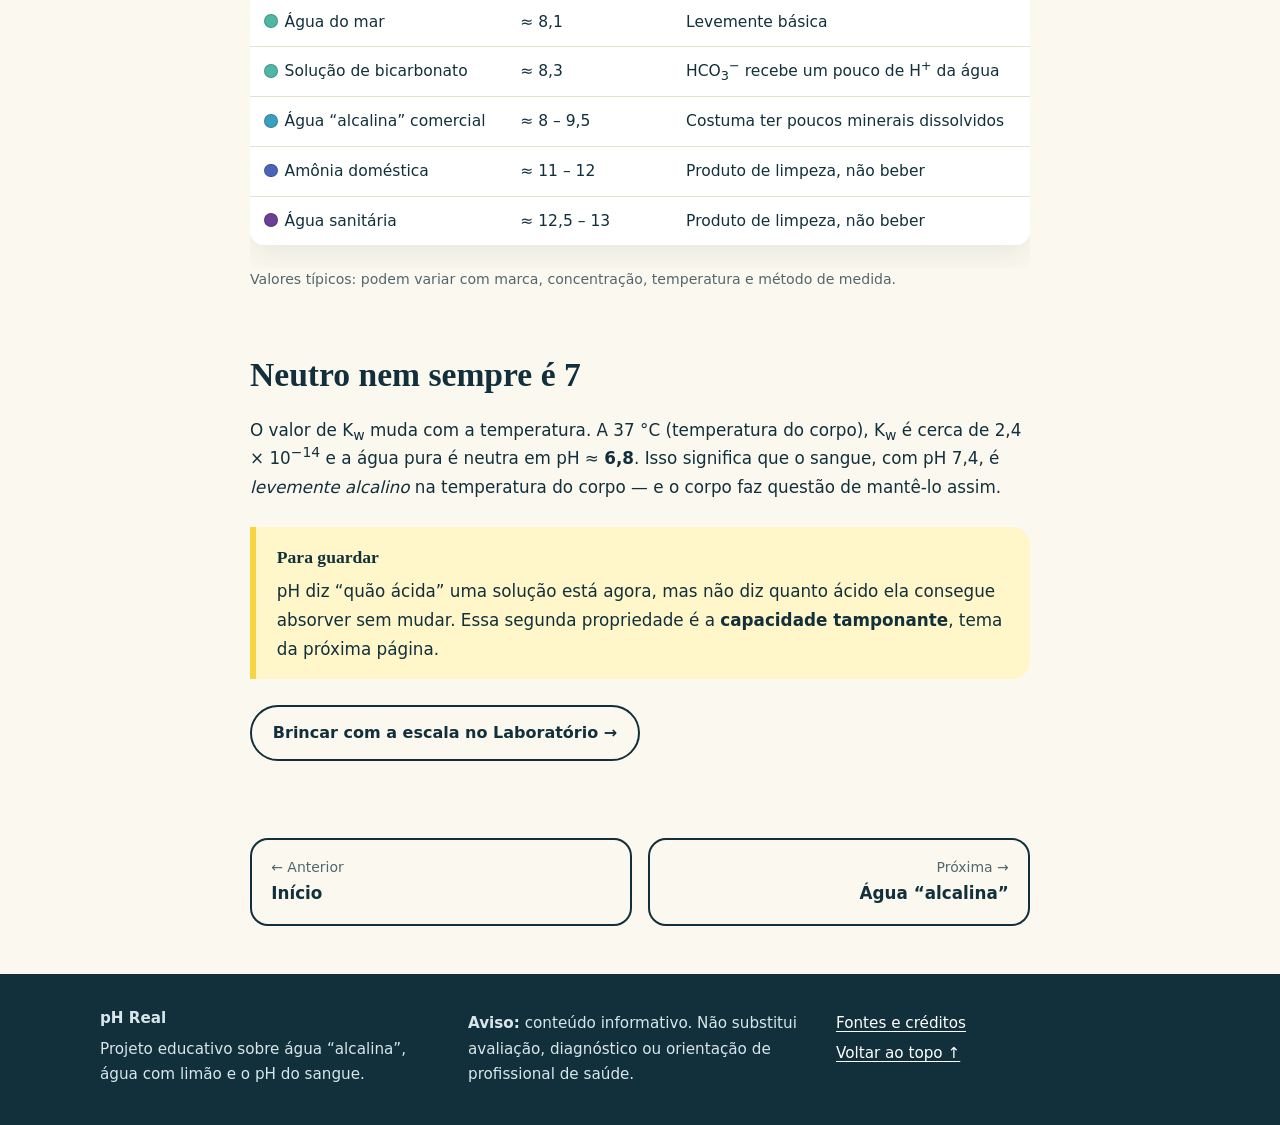
<file: ph.html>
<!DOCTYPE html>
<html lang="pt-BR">
<head>
<meta charset="UTF-8">
<meta name="viewport" content="width=device-width, initial-scale=1">
<title>O que é pH — pH Real</title>
<meta name="description" content="Entenda o que é pH, por que a escala é logarítmica, o que são ácidos e bases e por que neutro nem sempre é 7.">
<link rel="icon" type="image/svg+xml" href="images/favicon.svg">
<link rel="stylesheet" href="css/style.css">
</head>
<body id="top">
<a class="skip" href="#main">Ir para o conteúdo</a>
<header class="site-header">
  <div class="wrap bar">
    <a class="brand" href="index.html"><img src="images/favicon.svg" alt="" width="30" height="30"><span>pH <em>Real</em></span></a>
    <button class="nav-toggle" aria-expanded="false" aria-controls="nav" aria-label="Abrir menu">☰</button>
    <nav id="nav" class="nav" aria-label="Principal">
      <a href="index.html">Início</a>
      <a href="ph.html">pH</a>
      <a href="agua-alcalina.html">Água alcalina</a>
      <a href="limao.html">Limão</a>
      <a href="sangue.html">Sangue</a>
      <a href="ligacoes-quimicas.html">Ligações</a>
      <a href="mitos.html">Mitos</a>
      <a href="curiosidades.html">Curiosidades</a>
      <a href="laboratorio.html">Laboratório</a>
    </nav>
  </div>
</header>

<main id="main">
  <div class="page-hero">
    <div class="wrap">
      <p class="crumbs"><a href="index.html">Início</a> › pH</p>
      <h1>O que é pH, afinal?</h1>
      <p class="lede">pH é uma forma compacta de dizer quanta acidez existe numa solução. Entender essa escala é o primeiro passo para desmontar o mito do sangue “ácido”.</p>
    </div>
  </div>

  <div class="narrow">
    <section class="reveal">
      <h2>Definição</h2>
      <p>O pH mede a concentração de íons hidrogênio (H<sup>+</sup>) em uma solução aquosa. Na prática, o H<sup>+</sup> não fica “solto” na água: ele se liga a uma molécula de água e forma o íon hidrônio (H<sub>3</sub>O<sup>+</sup>). Por simplicidade, os químicos escrevem apenas H<sup>+</sup>.</p>
      <div class="formula">pH = −log<sub>10</sub> [H<sup>+</sup>]<small>[H<sup>+</sup>] em mol/L (mols de H<sup>+</sup> por litro de solução)</small></div>
      <p>Quanto <strong>mais</strong> H<sup>+</sup>, <strong>menor</strong> o pH. Se [H<sup>+</sup>] = 1 × 10<sup>−7</sup> mol/L, o pH é 7. Se [H<sup>+</sup>] = 1 × 10<sup>−3</sup> mol/L, o pH é 3.</p>
      <figure>
        <img src="images/escala-ph.svg" alt="Escala de pH de 0 a 14 com exemplos: suco gástrico, limão, café, água pura, sangue, água do mar, água alcalina, amônia e água sanitária" width="900" height="250" loading="lazy">
        <figcaption>A escala de pH vai de 0 a 14 em soluções aquosas comuns (existem valores fora desse intervalo para ácidos e bases muito concentrados).</figcaption>
      </figure>
    </section>

    <section class="reveal">
      <h2>A escala é logarítmica</h2>
      <p>Cada unidade de pH representa um fator de <strong>10</strong> na concentração de H<sup>+</sup>. Por isso diferenças que parecem pequenas são enormes:</p>
      <ul class="clean">
        <li>pH 3 tem <strong>100 vezes</strong> mais H<sup>+</sup> do que pH 5.</li>
        <li>pH 2 tem <strong>10 milhões de vezes</strong> (10<sup>7</sup>) mais H<sup>+</sup> do que pH 9.</li>
        <li>Um suco gástrico de pH 1,4 tem cerca de <strong>1 milhão de vezes</strong> mais H<sup>+</sup> do que o sangue (pH 7,4).</li>
      </ul>
      <div class="callout info">
        <strong class="t">Por que isso importa para o mito</strong>
        <p>Quando alguém diz que um copo de água a pH 9 “muda o pH do corpo”, vale lembrar que o estômago está 10 milhões de vezes mais ácido em H<sup>+</sup> do que aquela água. É como tentar mudar a temperatura de uma piscina com uma colher de água quente.</p>
      </div>
    </section>

    <section class="reveal">
      <h2>A água pura e o produto iônico</h2>
      <p>Mesmo a água pura se “quebra” um pouquinho: duas moléculas de H<sub>2</sub>O trocam um próton e formam um par de íons.</p>
      <div class="formula">2 H<sub>2</sub>O ⇌ H<sub>3</sub>O<sup>+</sup> + OH<sup>−</sup><small>autoionização da água</small></div>
      <p>A 25 °C, o produto das concentrações é constante:</p>
      <div class="formula">K<sub>w</sub> = [H<sup>+</sup>] · [OH<sup>−</sup>] = 1,0 × 10<sup>−14</sup><small>pH + pOH = 14 (a 25 °C)</small></div>
      <p>Na água pura, [H<sup>+</sup>] = [OH<sup>−</sup>] = 10<sup>−7</sup> mol/L, então o pH é 7: a solução é <strong>neutra</strong>. Se o pH é menor que 7, há mais H<sup>+</sup> que OH<sup>−</sup> (solução ácida). Se é maior, há mais OH<sup>−</sup> (solução básica ou alcalina).</p>
    </section>

    <section class="reveal">
      <h2>Ácidos e bases</h2>
      <p>Pela definição de Brønsted–Lowry, <strong>ácido</strong> é a substância que doa H<sup>+</sup> e <strong>base</strong> é a que recebe H<sup>+</sup>.</p>
      <ul class="clean">
        <li><strong>Ácido forte</strong> (ex.: HCl no estômago): libera quase todo o seu H<sup>+</sup> na água.</li>
        <li><strong>Ácido fraco</strong> (ex.: ácido cítrico do limão): libera só uma parte do H<sup>+</sup>; a reação é um equilíbrio.</li>
        <li><strong>Base</strong> (ex.: NH<sub>3</sub> + H<sub>2</sub>O ⇌ NH<sub>4</sub><sup>+</sup> + OH<sup>−</sup>): recebe H<sup>+</sup> e deixa OH<sup>−</sup> livre.</li>
        <li><strong>Anfótero</strong>: pode agir como ácido ou como base. A água e o íon bicarbonato (HCO<sub>3</sub><sup>−</sup>) são exemplos.</li>
      </ul>
      <p>“Alcalino” é praticamente sinônimo de “básico”: vem do árabe <em>al-qali</em>, as cinzas de plantas usadas para fazer sabão.</p>
    </section>

    <section class="reveal">
      <h2>Tabela de exemplos</h2>
      <div class="table-wrap">
        <table>
          <thead><tr><th>Substância</th><th>pH aproximado</th><th>Observação</th></tr></thead>
          <tbody>
            <tr><td><span class="swatch" style="background:#ef6a3a"></span>Suco gástrico</td><td>1,5 – 3,5</td><td>Ácido clorídrico produzido pelo estômago</td></tr>
            <tr><td><span class="swatch" style="background:#ef6a3a"></span>Limão</td><td>2 – 2,6</td><td>Ácido cítrico (≈ 5–6% do suco)</td></tr>
            <tr><td><span class="swatch" style="background:#ef6a3a"></span>Refrigerante de cola</td><td>≈ 2,5</td><td>Ácido fosfórico e ácido carbônico</td></tr>
            <tr><td><span class="swatch" style="background:#f7b13c"></span>Café</td><td>≈ 5</td><td>Varia com o preparo</td></tr>
            <tr><td><span class="swatch" style="background:#f4d13f"></span>Chuva sem poluição</td><td>≈ 5,6</td><td>CO<sub>2</sub> do ar forma ácido carbônico</td></tr>
            <tr><td><span class="swatch" style="background:#cfe04a"></span>Leite</td><td>≈ 6,5 – 6,7</td><td>Levemente ácido</td></tr>
            <tr><td><span class="swatch" style="background:#7fc97f"></span>Água pura (25 °C)</td><td>7</td><td>Neutra</td></tr>
            <tr><td><span class="swatch" style="background:#7fc97f"></span>Sangue humano</td><td>7,35 – 7,45</td><td>Regulado de forma rigorosa</td></tr>
            <tr><td><span class="swatch" style="background:#4fb8a4"></span>Água do mar</td><td>≈ 8,1</td><td>Levemente básica</td></tr>
            <tr><td><span class="swatch" style="background:#4fb8a4"></span>Solução de bicarbonato</td><td>≈ 8,3</td><td>HCO<sub>3</sub><sup>−</sup> recebe um pouco de H<sup>+</sup> da água</td></tr>
            <tr><td><span class="swatch" style="background:#3aa0c0"></span>Água “alcalina” comercial</td><td>≈ 8 – 9,5</td><td>Costuma ter poucos minerais dissolvidos</td></tr>
            <tr><td><span class="swatch" style="background:#4a64b8"></span>Amônia doméstica</td><td>≈ 11 – 12</td><td>Produto de limpeza, não beber</td></tr>
            <tr><td><span class="swatch" style="background:#6b3e98"></span>Água sanitária</td><td>≈ 12,5 – 13</td><td>Produto de limpeza, não beber</td></tr>
          </tbody>
        </table>
      </div>
      <p class="note">Valores típicos: podem variar com marca, concentração, temperatura e método de medida.</p>
    </section>

    <section class="reveal">
      <h2>Neutro nem sempre é 7</h2>
      <p>O valor de K<sub>w</sub> muda com a temperatura. A 37 °C (temperatura do corpo), K<sub>w</sub> é cerca de 2,4 × 10<sup>−14</sup> e a água pura é neutra em pH ≈ <strong>6,8</strong>. Isso significa que o sangue, com pH 7,4, é <em>levemente alcalino</em> na temperatura do corpo — e o corpo faz questão de mantê-lo assim.</p>
      <div class="callout">
        <strong class="t">Para guardar</strong>
        <p>pH diz “quão ácida” uma solução está agora, mas não diz quanto ácido ela consegue absorver sem mudar. Essa segunda propriedade é a <strong>capacidade tamponante</strong>, tema da próxima página.</p>
      </div>
      <p><a class="btn" href="laboratorio.html">Brincar com a escala no Laboratório →</a></p>
    </section>

    <nav class="pager" aria-label="Navegação entre páginas">
      <a href="index.html"><small>← Anterior</small>Início</a>
      <a class="next" href="agua-alcalina.html"><small>Próxima →</small>Água “alcalina”</a>
    </nav>
  </div>
</main>

<footer class="site-footer">
  <div class="wrap foot">
    <div><strong>pH Real</strong><p>Projeto educativo sobre água “alcalina”, água com limão e o pH do sangue.</p></div>
    <div><p><strong>Aviso:</strong> conteúdo informativo. Não substitui avaliação, diagnóstico ou orientação de profissional de saúde.</p></div>
    <div><p><a href="fontes.html">Fontes e créditos</a></p><p><a href="#top">Voltar ao topo ↑</a></p></div>
  </div>
</footer>
<script src="js/main.js"></script>
</body>
</html>
</file>
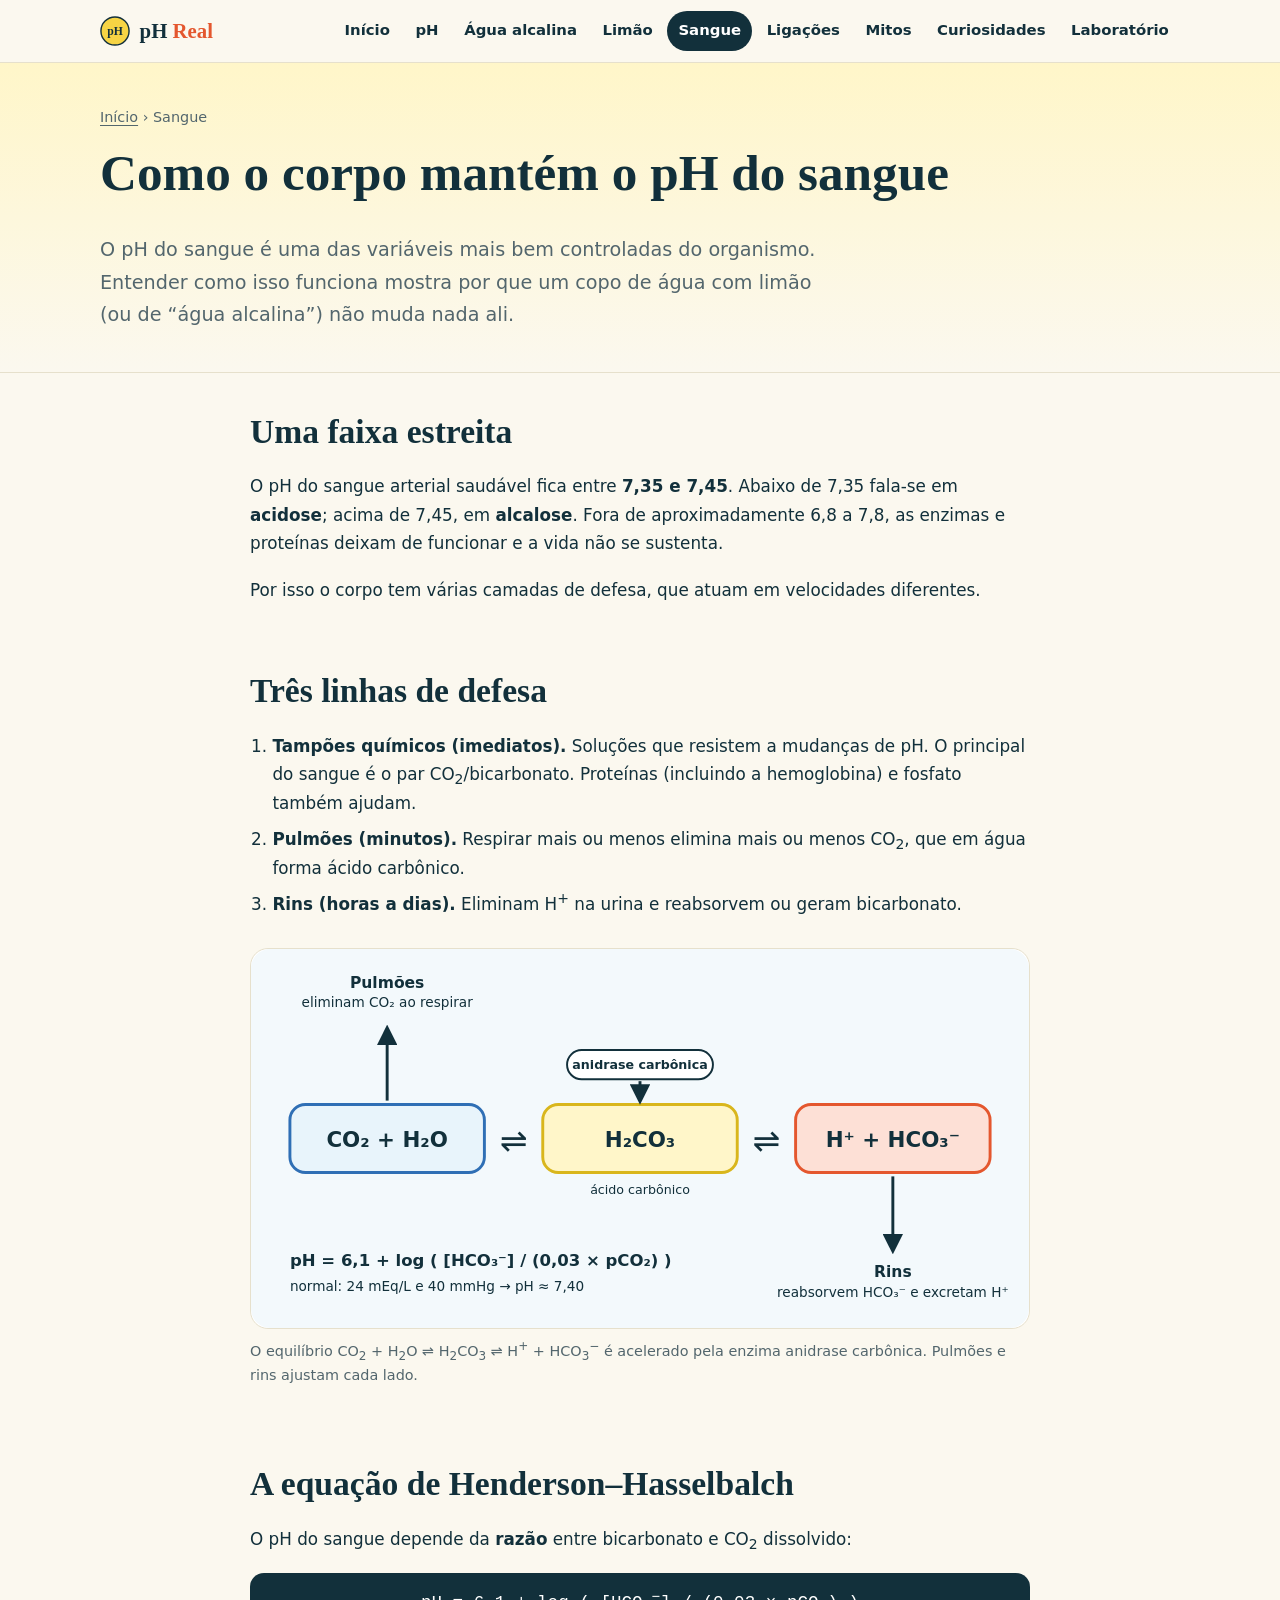
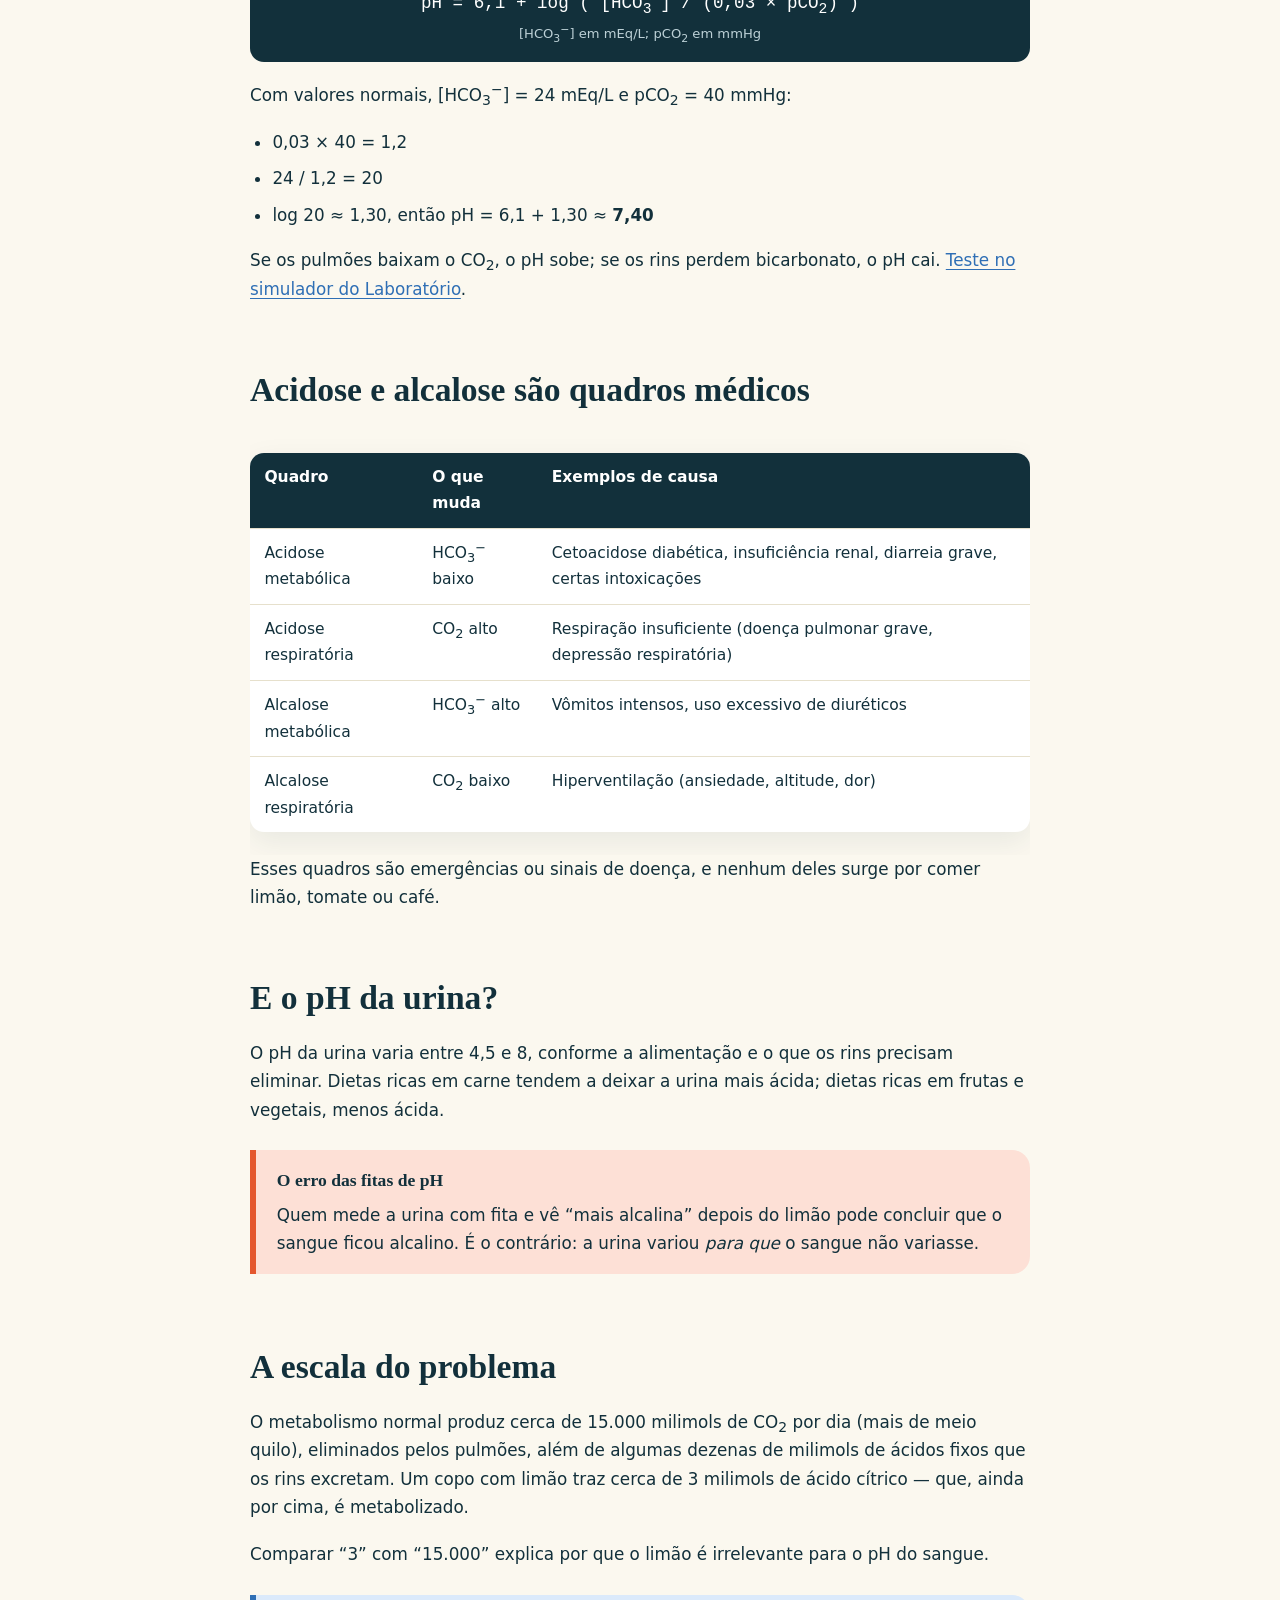
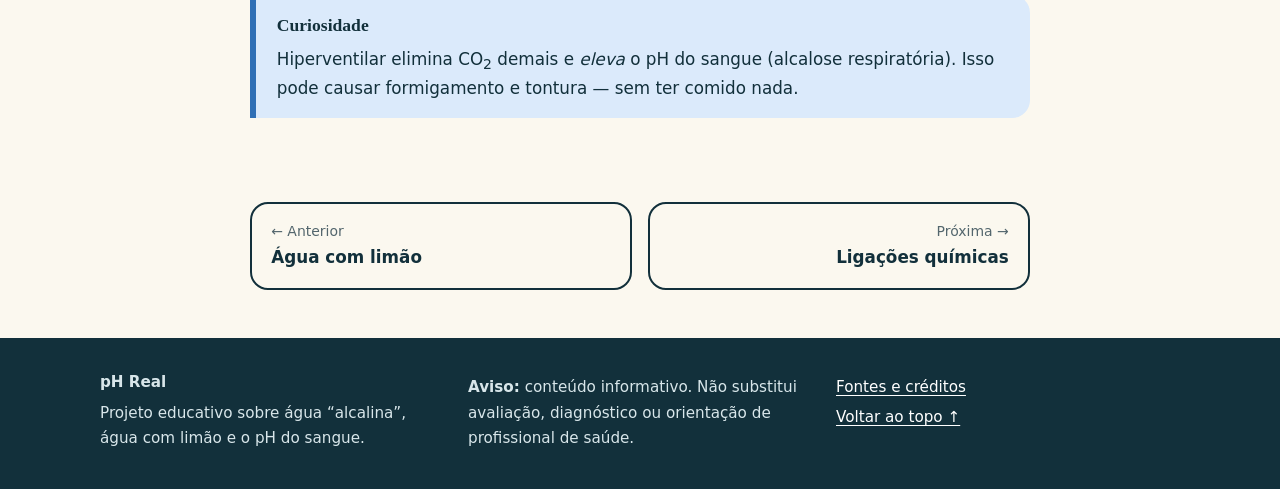
<file: sangue.html>
<!DOCTYPE html>
<html lang="pt-BR">
<head>
<meta charset="UTF-8">
<meta name="viewport" content="width=device-width, initial-scale=1">
<title>Como o corpo mantém o pH do sangue — pH Real</title>
<meta name="description" content="Tampão bicarbonato, pulmões e rins: como o corpo mantém o pH do sangue entre 7,35 e 7,45 e por que a dieta não muda isso.">
<link rel="icon" type="image/svg+xml" href="images/favicon.svg">
<link rel="stylesheet" href="css/style.css">
</head>
<body id="top">
<a class="skip" href="#main">Ir para o conteúdo</a>
<header class="site-header">
  <div class="wrap bar">
    <a class="brand" href="index.html"><img src="images/favicon.svg" alt="" width="30" height="30"><span>pH <em>Real</em></span></a>
    <button class="nav-toggle" aria-expanded="false" aria-controls="nav" aria-label="Abrir menu">☰</button>
    <nav id="nav" class="nav" aria-label="Principal">
      <a href="index.html">Início</a>
      <a href="ph.html">pH</a>
      <a href="agua-alcalina.html">Água alcalina</a>
      <a href="limao.html">Limão</a>
      <a href="sangue.html">Sangue</a>
      <a href="ligacoes-quimicas.html">Ligações</a>
      <a href="mitos.html">Mitos</a>
      <a href="curiosidades.html">Curiosidades</a>
      <a href="laboratorio.html">Laboratório</a>
    </nav>
  </div>
</header>

<main id="main">
  <div class="page-hero">
    <div class="wrap">
      <p class="crumbs"><a href="index.html">Início</a> › Sangue</p>
      <h1>Como o corpo mantém o pH do sangue</h1>
      <p class="lede">O pH do sangue é uma das variáveis mais bem controladas do organismo. Entender como isso funciona mostra por que um copo de água com limão (ou de “água alcalina”) não muda nada ali.</p>
    </div>
  </div>

  <div class="narrow">
    <section class="reveal">
      <h2>Uma faixa estreita</h2>
      <p>O pH do sangue arterial saudável fica entre <strong>7,35 e 7,45</strong>. Abaixo de 7,35 fala-se em <strong>acidose</strong>; acima de 7,45, em <strong>alcalose</strong>. Fora de aproximadamente 6,8 a 7,8, as enzimas e proteínas deixam de funcionar e a vida não se sustenta.</p>
      <p>Por isso o corpo tem várias camadas de defesa, que atuam em velocidades diferentes.</p>
    </section>

    <section class="reveal">
      <h2>Três linhas de defesa</h2>
      <ol class="clean">
        <li><strong>Tampões químicos (imediatos).</strong> Soluções que resistem a mudanças de pH. O principal do sangue é o par CO<sub>2</sub>/bicarbonato. Proteínas (incluindo a hemoglobina) e fosfato também ajudam.</li>
        <li><strong>Pulmões (minutos).</strong> Respirar mais ou menos elimina mais ou menos CO<sub>2</sub>, que em água forma ácido carbônico.</li>
        <li><strong>Rins (horas a dias).</strong> Eliminam H<sup>+</sup> na urina e reabsorvem ou geram bicarbonato.</li>
      </ol>
      <figure>
        <img src="images/tampao-sangue.svg" alt="Esquema do tampão bicarbonato: CO₂ e água, ácido carbônico, H⁺ e bicarbonato, com pulmões eliminando CO₂ e rins ajustando bicarbonato e H⁺" width="800" height="390" loading="lazy">
        <figcaption>O equilíbrio CO<sub>2</sub> + H<sub>2</sub>O ⇌ H<sub>2</sub>CO<sub>3</sub> ⇌ H<sup>+</sup> + HCO<sub>3</sub><sup>−</sup> é acelerado pela enzima anidrase carbônica. Pulmões e rins ajustam cada lado.</figcaption>
      </figure>
    </section>

    <section class="reveal">
      <h2>A equação de Henderson–Hasselbalch</h2>
      <p>O pH do sangue depende da <strong>razão</strong> entre bicarbonato e CO<sub>2</sub> dissolvido:</p>
      <div class="formula">pH = 6,1 + log ( [HCO<sub>3</sub><sup>−</sup>] / (0,03 × pCO<sub>2</sub>) )<small>[HCO<sub>3</sub><sup>−</sup>] em mEq/L; pCO<sub>2</sub> em mmHg</small></div>
      <p>Com valores normais, [HCO<sub>3</sub><sup>−</sup>] = 24 mEq/L e pCO<sub>2</sub> = 40 mmHg:</p>
      <ul class="clean">
        <li>0,03 × 40 = 1,2</li>
        <li>24 / 1,2 = 20</li>
        <li>log 20 ≈ 1,30, então pH = 6,1 + 1,30 ≈ <strong>7,40</strong></li>
      </ul>
      <p>Se os pulmões baixam o CO<sub>2</sub>, o pH sobe; se os rins perdem bicarbonato, o pH cai. <a href="laboratorio.html">Teste no simulador do Laboratório</a>.</p>
    </section>

    <section class="reveal">
      <h2>Acidose e alcalose são quadros médicos</h2>
      <div class="table-wrap">
        <table>
          <thead><tr><th>Quadro</th><th>O que muda</th><th>Exemplos de causa</th></tr></thead>
          <tbody>
            <tr><td>Acidose metabólica</td><td>HCO<sub>3</sub><sup>−</sup> baixo</td><td>Cetoacidose diabética, insuficiência renal, diarreia grave, certas intoxicações</td></tr>
            <tr><td>Acidose respiratória</td><td>CO<sub>2</sub> alto</td><td>Respiração insuficiente (doença pulmonar grave, depressão respiratória)</td></tr>
            <tr><td>Alcalose metabólica</td><td>HCO<sub>3</sub><sup>−</sup> alto</td><td>Vômitos intensos, uso excessivo de diuréticos</td></tr>
            <tr><td>Alcalose respiratória</td><td>CO<sub>2</sub> baixo</td><td>Hiperventilação (ansiedade, altitude, dor)</td></tr>
          </tbody>
        </table>
      </div>
      <p>Esses quadros são emergências ou sinais de doença, e nenhum deles surge por comer limão, tomate ou café.</p>
    </section>

    <section class="reveal">
      <h2>E o pH da urina?</h2>
      <p>O pH da urina varia entre 4,5 e 8, conforme a alimentação e o que os rins precisam eliminar. Dietas ricas em carne tendem a deixar a urina mais ácida; dietas ricas em frutas e vegetais, menos ácida.</p>
      <div class="callout mito">
        <strong class="t">O erro das fitas de pH</strong>
        <p>Quem mede a urina com fita e vê “mais alcalina” depois do limão pode concluir que o sangue ficou alcalino. É o contrário: a urina variou <em>para que</em> o sangue não variasse.</p>
      </div>
    </section>

    <section class="reveal">
      <h2>A escala do problema</h2>
      <p>O metabolismo normal produz cerca de 15.000 milimols de CO<sub>2</sub> por dia (mais de meio quilo), eliminados pelos pulmões, além de algumas dezenas de milimols de ácidos fixos que os rins excretam. Um copo com limão traz cerca de 3 milimols de ácido cítrico — que, ainda por cima, é metabolizado.</p>
      <p>Comparar “3” com “15.000” explica por que o limão é irrelevante para o pH do sangue.</p>
      <div class="callout info">
        <strong class="t">Curiosidade</strong>
        <p>Hiperventilar elimina CO<sub>2</sub> demais e <em>eleva</em> o pH do sangue (alcalose respiratória). Isso pode causar formigamento e tontura — sem ter comido nada.</p>
      </div>
    </section>

    <nav class="pager" aria-label="Navegação entre páginas">
      <a href="limao.html"><small>← Anterior</small>Água com limão</a>
      <a class="next" href="ligacoes-quimicas.html"><small>Próxima →</small>Ligações químicas</a>
    </nav>
  </div>
</main>

<footer class="site-footer">
  <div class="wrap foot">
    <div><strong>pH Real</strong><p>Projeto educativo sobre água “alcalina”, água com limão e o pH do sangue.</p></div>
    <div><p><strong>Aviso:</strong> conteúdo informativo. Não substitui avaliação, diagnóstico ou orientação de profissional de saúde.</p></div>
    <div><p><a href="fontes.html">Fontes e créditos</a></p><p><a href="#top">Voltar ao topo ↑</a></p></div>
  </div>
</footer>
<script src="js/main.js"></script>
</body>
</html>
</file>
<file: css/style.css>
/* ==========================================================
   pH Real — folha de estilos única do site
   Sem dependências externas (funciona offline).
   ========================================================== */
:root{
  --ink:#12303b; --muted:#53666d; --cream:#fbf8ef; --paper:#ffffff;
  --lemon:#f6d444; --lemon-soft:#fff6c9;
  --acid:#e4572e; --acid-soft:#fde0d6;
  --base:#2f6fb5; --base-soft:#dbeafb;
  --teal:#1b7f79; --teal-soft:#e1f3ec;
  --line:#e6e0cc;
  --radius:18px; --shadow:0 10px 30px rgba(18,48,59,.08);
  --serif:Georgia,"Times New Roman",serif;
  --sans:system-ui,-apple-system,"Segoe UI",Roboto,Arial,sans-serif;
}
*{box-sizing:border-box}
[hidden]{display:none!important}
html{scroll-behavior:smooth}
body{margin:0;font-family:var(--sans);color:var(--ink);background:var(--cream);line-height:1.7;font-size:1.05rem}
img{max-width:100%;height:auto;display:block}
a{color:var(--base);text-underline-offset:3px}
a:hover{color:var(--acid)}
h1,h2,h3{font-family:var(--serif);line-height:1.2;margin:0 0 .6em}
h1{font-size:clamp(2rem,5vw,3.2rem)}
h2{font-size:clamp(1.5rem,3.2vw,2.1rem);margin-top:2.4rem}
h3{font-size:1.3rem;margin-top:1.6rem}
p{margin:0 0 1.1em}
sub,sup{line-height:0}
.wrap{width:min(1080px,100% - 2.5rem);margin-inline:auto}
.narrow{width:min(780px,100% - 2.5rem);margin-inline:auto}
.skip{position:absolute;left:-999px;top:0;background:var(--ink);color:#fff;padding:.6rem 1rem;z-index:100}
.skip:focus{left:0}
:focus-visible{outline:3px solid var(--base);outline-offset:3px;border-radius:4px}

/* ---------- Cabeçalho ---------- */
.site-header{position:sticky;top:0;z-index:50;background:rgba(251,248,239,.92);backdrop-filter:blur(8px);border-bottom:1px solid var(--line)}
.bar{display:flex;align-items:center;justify-content:space-between;gap:1rem;padding:.7rem 0}
.brand{display:flex;align-items:center;gap:.6rem;text-decoration:none;color:var(--ink);font-family:var(--serif);font-weight:700;font-size:1.3rem}
.brand span em{font-style:normal;color:var(--acid)}
.nav{display:flex;flex-wrap:wrap;gap:.2rem}
.nav a{padding:.45rem .7rem;border-radius:999px;text-decoration:none;color:var(--ink);font-size:.93rem;font-weight:600}
.nav a:hover{background:var(--lemon-soft);color:var(--ink)}
.nav a[aria-current="page"]{background:var(--ink);color:#fff}
.nav-toggle{display:none;background:var(--ink);color:#fff;border:0;border-radius:10px;font-size:1.3rem;padding:.35rem .8rem;cursor:pointer}
@media (max-width:980px){
  .nav-toggle{display:block}
  .nav{display:none;position:absolute;left:0;right:0;top:100%;background:var(--cream);border-bottom:1px solid var(--line);padding:.8rem 1.25rem 1rem;flex-direction:column}
  .nav.open{display:flex}
  .nav a{padding:.7rem .9rem}
}

/* ---------- Hero e cabeçalhos de página ---------- */
.hero{padding:3rem 0 2rem}
.hero .grid{display:grid;grid-template-columns:1.1fr .9fr;gap:2.5rem;align-items:center}
.kicker{display:inline-block;background:var(--lemon);color:var(--ink);font-weight:800;font-size:.8rem;letter-spacing:.08em;text-transform:uppercase;padding:.3rem .8rem;border-radius:999px;margin-bottom:1rem}
.lede{font-size:1.2rem;color:var(--muted);max-width:60ch}
.btns{display:flex;flex-wrap:wrap;gap:.8rem;margin-top:1.4rem}
.btn{display:inline-block;padding:.8rem 1.3rem;border-radius:999px;font-weight:700;text-decoration:none;border:2px solid var(--ink);color:var(--ink);background:transparent;cursor:pointer;font-size:1rem;font-family:inherit}
.btn.primary{background:var(--ink);color:#fff}
.btn:hover{transform:translateY(-2px);box-shadow:var(--shadow);color:inherit}
.btn.primary:hover{color:#fff}
.page-hero{padding:2.6rem 0 1.2rem;border-bottom:1px solid var(--line);background:linear-gradient(180deg,var(--lemon-soft),var(--cream))}
.crumbs{font-size:.9rem;color:var(--muted);margin-bottom:.8rem}
.crumbs a{color:var(--muted)}
@media (max-width:820px){.hero .grid{grid-template-columns:1fr}}

/* ---------- Conteúdo ---------- */
main section{padding-bottom:.6rem}
.band{background:var(--paper);border-block:1px solid var(--line);padding:2.4rem 0;margin:2.4rem 0}
.grid-3{display:grid;grid-template-columns:repeat(auto-fit,minmax(240px,1fr));gap:1.2rem}
.grid-2{display:grid;grid-template-columns:repeat(auto-fit,minmax(300px,1fr));gap:1.4rem;align-items:start}
.card{background:var(--paper);border:1px solid var(--line);border-radius:var(--radius);padding:1.4rem;box-shadow:var(--shadow);text-decoration:none;color:var(--ink);display:block;transition:transform .2s}
a.card:hover{transform:translateY(-4px);color:var(--ink)}
.card h3{margin-top:0;font-size:1.2rem}
.card p{margin:0;color:var(--muted);font-size:.98rem}
.card .emoji{font-size:2rem;display:block;margin-bottom:.5rem}
.stat{font-family:var(--serif);font-size:2.2rem;font-weight:700;color:var(--acid);line-height:1.1}
figure{margin:1.8rem 0}
figure img{border-radius:var(--radius);border:1px solid var(--line);background:#fff;width:100%}
figcaption{font-size:.9rem;color:var(--muted);margin-top:.6rem}
.callout{border-left:6px solid var(--lemon);background:var(--lemon-soft);padding:1rem 1.3rem;border-radius:0 var(--radius) var(--radius) 0;margin:1.6rem 0}
.callout.fato{border-color:var(--teal);background:var(--teal-soft)}
.callout.mito{border-color:var(--acid);background:var(--acid-soft)}
.callout.info{border-color:var(--base);background:var(--base-soft)}
.callout p:last-child{margin-bottom:0}
.callout strong.t{display:block;font-family:var(--serif);font-size:1.1rem;margin-bottom:.3rem}
.formula{font-family:"Cambria Math","Courier New",monospace;background:var(--ink);color:#fff;padding:1rem 1.3rem;border-radius:14px;overflow-x:auto;margin:1.2rem 0;font-size:1.1rem;text-align:center}
.formula small{display:block;color:#bcd0d6;font-size:.82rem;margin-top:.3rem;font-family:var(--sans)}
table{width:100%;border-collapse:collapse;background:var(--paper);border-radius:14px;overflow:hidden;box-shadow:var(--shadow);margin:1.4rem 0;font-size:.97rem}
th,td{padding:.7rem .9rem;text-align:left;border-bottom:1px solid var(--line);vertical-align:top}
th{background:var(--ink);color:#fff;font-weight:700}
tr:last-child td{border-bottom:0}
.table-wrap{overflow-x:auto}
.swatch{display:inline-block;width:.9em;height:.9em;border-radius:50%;margin-right:.4em;vertical-align:-.1em;border:1px solid rgba(0,0,0,.2)}
ul.clean,ol.clean{padding-left:1.4rem}
ul.clean li,ol.clean li{margin-bottom:.5rem}
code{background:var(--lemon-soft);padding:.1rem .4rem;border-radius:6px;font-size:.92em}
.tag{display:inline-block;font-size:.72rem;font-weight:800;letter-spacing:.06em;padding:.15rem .6rem;border-radius:999px;margin-right:.6rem;vertical-align:middle}
.tag.mito{background:var(--acid);color:#fff}
.tag.fato{background:var(--teal);color:#fff}
.pager{display:flex;justify-content:space-between;gap:1rem;flex-wrap:wrap;margin:3rem 0 2rem}
.pager a{flex:1 1 240px;border:2px solid var(--ink);border-radius:var(--radius);padding:1rem 1.2rem;text-decoration:none;color:var(--ink);font-weight:700}
.pager a:hover{background:var(--lemon-soft);color:var(--ink)}
.pager small{display:block;color:var(--muted);font-weight:400}
.pager a.next{text-align:right}

/* ---------- Mitos (details) ---------- */
details.myth{background:var(--paper);border:1px solid var(--line);border-radius:var(--radius);margin:.8rem 0;box-shadow:var(--shadow)}
details.myth summary{cursor:pointer;padding:1rem 1.2rem;font-weight:700;list-style:none}
details.myth summary::-webkit-details-marker{display:none}
details.myth summary::after{content:"+";float:right;font-size:1.4rem;line-height:1}
details.myth[open] summary::after{content:"–"}
details.myth .body{padding:0 1.2rem 1.1rem}
details.myth .body p:last-child{margin-bottom:0}

/* ---------- Quiz ---------- */
.quiz{background:var(--paper);border:2px solid var(--ink);border-radius:var(--radius);padding:1.6rem;box-shadow:var(--shadow)}
.quiz .q{font-family:var(--serif);font-size:1.4rem;min-height:4.2em}
.quiz .progress{height:8px;background:var(--line);border-radius:99px;overflow:hidden;margin-bottom:1rem}
.quiz .progress i{display:block;height:100%;width:0;background:var(--teal);transition:width .3s}
.quiz .choices{display:flex;gap:.8rem;flex-wrap:wrap}
.quiz .choices .btn{flex:1 1 140px}
.quiz .fb{margin-top:1rem;padding:.9rem 1.1rem;border-radius:12px;display:none}
.quiz .fb.ok{display:block;background:var(--teal-soft)}
.quiz .fb.no{display:block;background:var(--acid-soft)}
.quiz .score{font-family:var(--serif);font-size:2.4rem}

/* ---------- Curiosidades ---------- */
.chips{display:flex;flex-wrap:wrap;gap:.5rem;margin:1rem 0 1.4rem}
.chip{border:2px solid var(--ink);background:transparent;border-radius:999px;padding:.35rem 1rem;font-weight:700;cursor:pointer;font-family:inherit;font-size:.95rem;color:var(--ink)}
.chip[aria-pressed="true"]{background:var(--ink);color:#fff}
.fact-card[hidden]{display:none}
.fact-card .cat{font-size:.75rem;font-weight:800;letter-spacing:.07em;text-transform:uppercase;color:var(--base)}
.factbox{background:var(--ink);color:#fff;border-radius:var(--radius);padding:1.6rem;display:flex;gap:1.2rem;align-items:center;flex-wrap:wrap;justify-content:space-between}
.factbox p{margin:0;font-size:1.2rem;font-family:var(--serif);flex:1 1 300px}
.factbox .btn{border-color:#fff;color:#fff}
.factbox .btn:hover{background:#fff;color:var(--ink)}

/* ---------- Laboratório ---------- */
.panel{background:var(--paper);border:1px solid var(--line);border-radius:var(--radius);padding:1.6rem;box-shadow:var(--shadow);margin:1.6rem 0}
.panel h2{margin-top:0}
.field{margin:1rem 0}
.field label{display:flex;justify-content:space-between;font-weight:700;margin-bottom:.3rem}
.field output{font-variant-numeric:tabular-nums;color:var(--base)}
input[type=range]{width:100%;accent-color:var(--base);height:2rem}
.phbar{position:relative;height:26px;border-radius:99px;margin:1.2rem 0 2rem;background:linear-gradient(90deg,#d7263d,#e8453c,#ef6a3a,#f58f3b,#f7b13c,#f4d13f,#cfe04a,#7fc97f,#4fb8a4,#3aa0c0,#3b82c4,#4a64b8,#5a4ca8,#6b3e98,#7a2f88)}
.phbar .pin{position:absolute;top:-8px;width:4px;height:42px;background:var(--ink);border-radius:3px;transform:translateX(-2px);transition:left .15s}
.phbar .pin::after{content:attr(data-v);position:absolute;top:44px;left:50%;transform:translateX(-50%);font-weight:800;font-size:.9rem;background:var(--ink);color:#fff;padding:.05rem .5rem;border-radius:8px;white-space:nowrap}
.phbar .zone{position:absolute;top:-8px;height:42px;border:3px solid var(--ink);border-radius:8px;opacity:.55}
.readout{display:grid;grid-template-columns:repeat(auto-fit,minmax(180px,1fr));gap:1rem;margin-top:1rem}
.readout div{background:var(--cream);border:1px solid var(--line);border-radius:14px;padding:.8rem 1rem}
.readout b{display:block;font-size:.8rem;text-transform:uppercase;letter-spacing:.06em;color:var(--muted)}
.readout span{font-family:var(--serif);font-size:1.4rem;font-weight:700}
.big{font-family:var(--serif);font-size:3rem;font-weight:700;line-height:1}
.status{display:inline-block;padding:.3rem .9rem;border-radius:99px;font-weight:800;color:#fff;background:var(--teal)}
.status.warn{background:var(--acid)}
.status.mid{background:var(--base)}
.presets{display:flex;flex-wrap:wrap;gap:.5rem;margin:.6rem 0 1rem}
.presets button{border:2px solid var(--ink);background:#fff;border-radius:999px;padding:.3rem .9rem;font-weight:700;cursor:pointer;font-family:inherit;font-size:.9rem}
.presets button:hover{background:var(--lemon-soft)}
.note{font-size:.88rem;color:var(--muted)}

/* ---------- Rodapé ---------- */
.site-footer{background:var(--ink);color:#d8e6ea;margin-top:3rem;padding:2rem 0;font-size:.95rem}
.site-footer a{color:#fff}
.foot{display:grid;grid-template-columns:repeat(auto-fit,minmax(240px,1fr));gap:1.5rem}
.foot p{margin:.3rem 0}

/* ---------- Animações ---------- */
.reveal{opacity:0;transform:translateY(16px);transition:opacity .6s,transform .6s}
.reveal.in{opacity:1;transform:none}
@media (prefers-reduced-motion:reduce){
  html{scroll-behavior:auto}
  .reveal{opacity:1;transform:none;transition:none}
  .btn:hover,a.card:hover{transform:none}
}
@media print{.site-header,.site-footer,.pager,.nav-toggle{display:none}body{background:#fff}}
</file>
